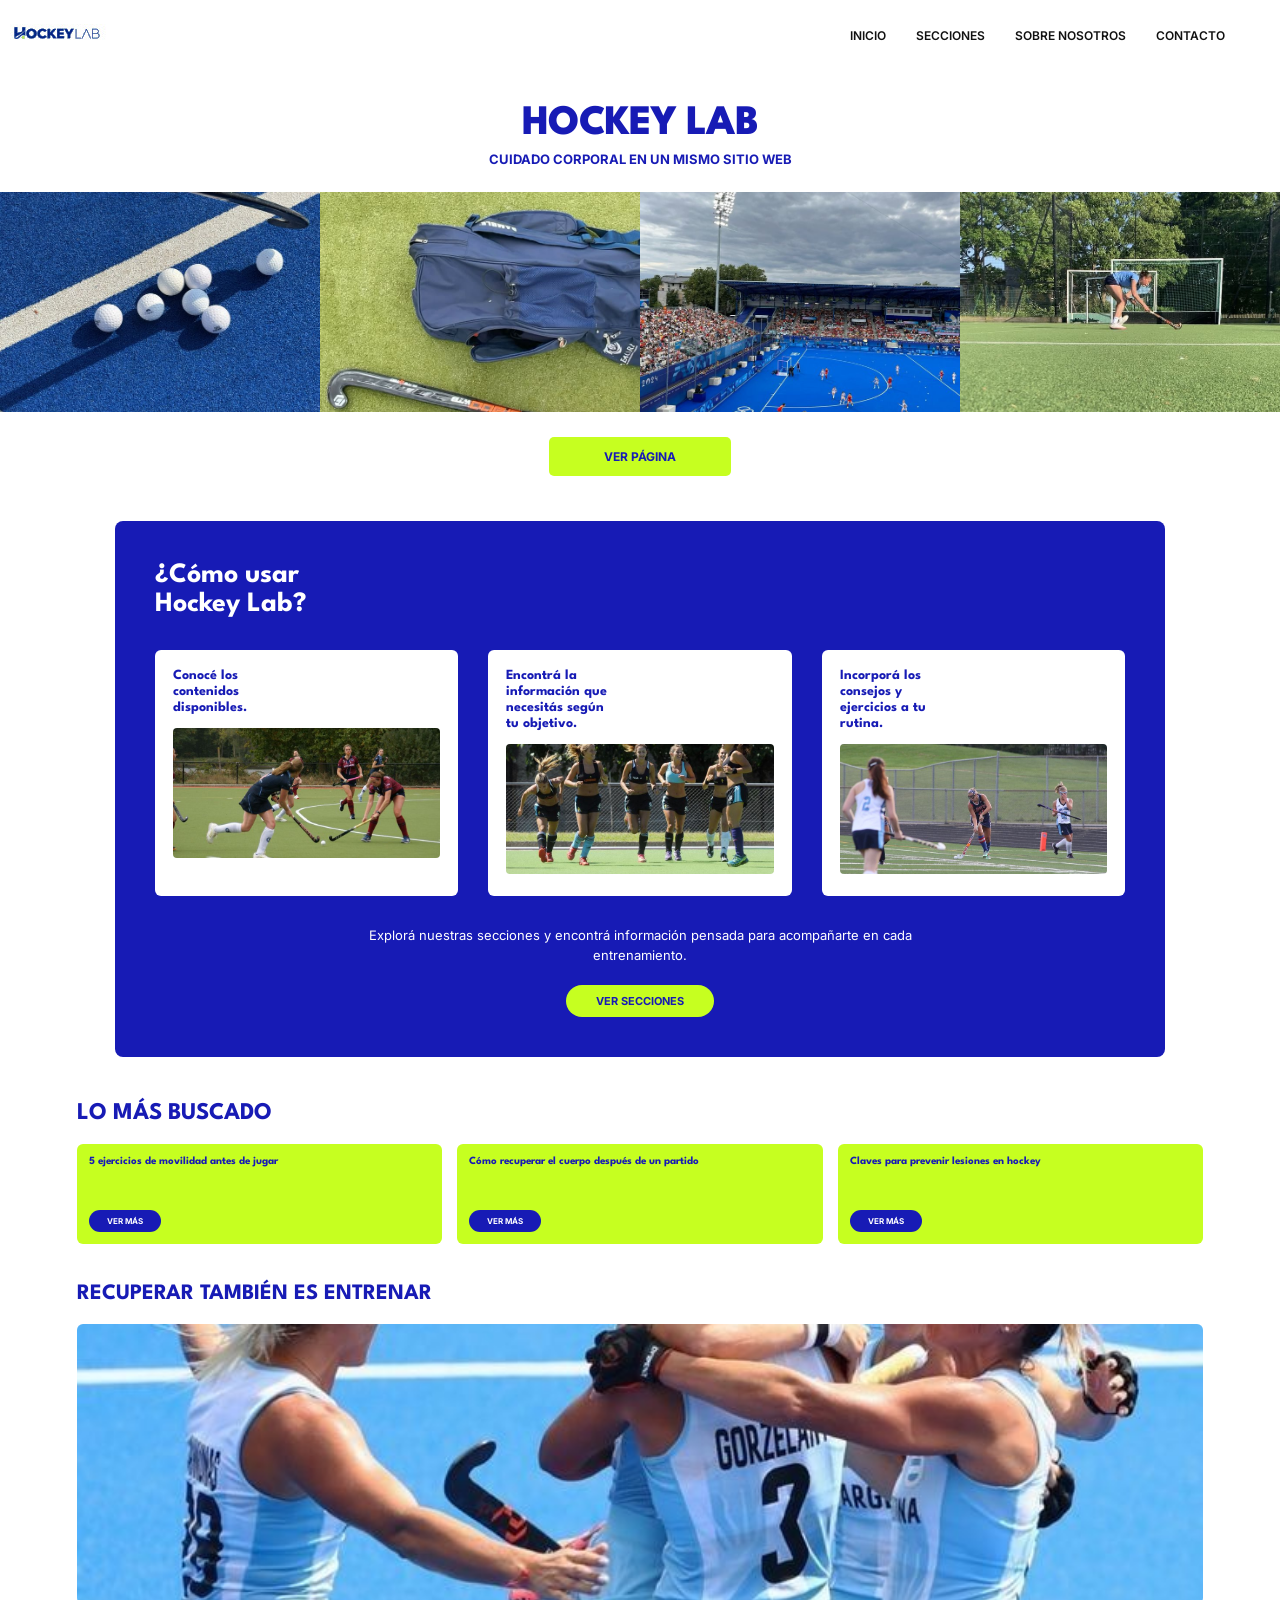
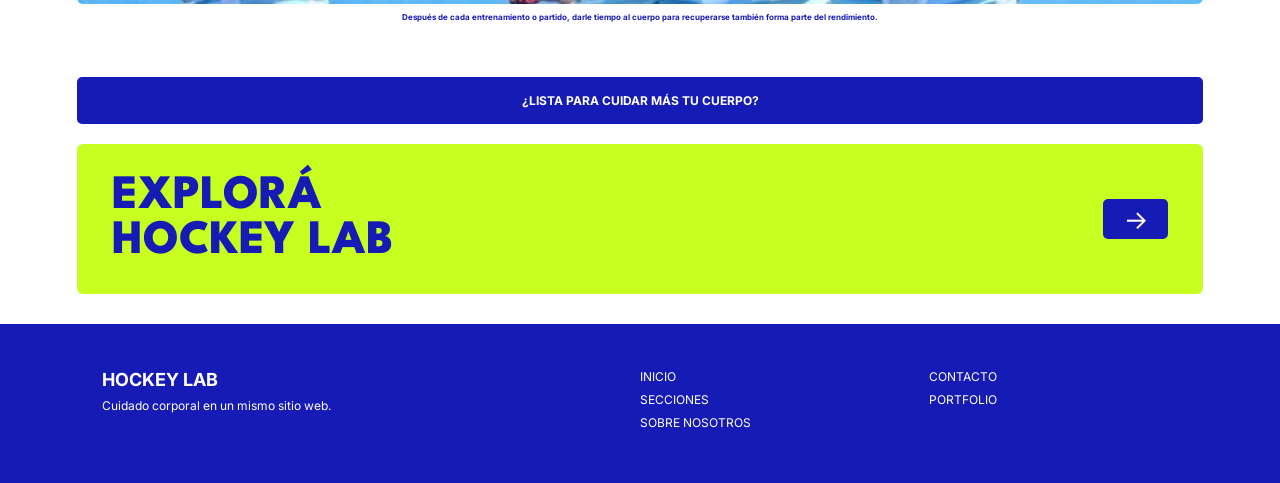
<file: index.html>
<!DOCTYPE html>
<html lang="es">

<head>
    <meta charset="UTF-8">
    <meta name="viewport" content="width=device-width, initial-scale=1.0">
    <link rel="stylesheet" href="css/stylesheet2.css">
    
<!-- Tipografías de Hockey Lab -->
<link rel="preconnect" href="https://fonts.googleapis.com">
<link rel="preconnect" href="https://fonts.gstatic.com" crossorigin>

<link href="https://fonts.googleapis.com/css2?family=Inter:wght@400;500;600;700&family=League+Spartan:wght@400;500;600;700;800&display=swap" rel="stylesheet">


    <title>Hockey Lab</title>
</head>

<body>


    <!-- HEADER -->

    <header>

        <div class="logo">
            <a href="../index.html">
                <img src="./img/logo_hockey_lab_2.jpg" alt="Hockey Lab">
            </a>
        </div>

        <nav>


            <a href="index.html">INICIO</a>

            <a href="pages/secciones.html">SECCIONES</a>

            <a href="pages/sobrenosotros.html">SOBRE NOSOTROS</a>

            <a href="pages/contacto.html">CONTACTO</a>

        </nav>

    </header>


    <!-- CONTENIDO -->

    <main>


        <!-- TÍTULO -->

        <section class="presentacion">

            <h1>HOCKEY LAB</h1>

            <p>
                CUIDADO CORPORAL EN UN MISMO SITIO WEB
            </p>

        </section>


        <!-- FOTOS -->

        <section class="fotos">

            <img src="img/descarga (1).jpg" alt="Jugadora de hockey">

            <img src="img/descarga (2).jpg" alt="Cancha de hockey">

            <img src="img/e63dce1b5345fad6a118fa439a42df0f.jpg" alt="Equipamiento de hockey">

            <img src="img/Drag 1.jpg" alt="Entrenamiento de hockey">

        </section>


        <!-- BOTÓN -->

        <section class="boton-principal">

            <a href="pages/secciones.html">
                VER PÁGINA
            </a>

        </section>


        <!-- CÓMO USAR -->

        <section class="como-usar">

            <h2>
                ¿Cómo usar<br>
                Hockey Lab?
            </h2>


            <div class="tarjetas">


                <div class="tarjeta">

                    <h3>
                        Conocé los<br>
                        contenidos<br>
                        disponibles.
                    </h3>

                    <img src="img/🏑🏑.jpg" alt="Contenidos">

                </div>


                <div class="tarjeta">

                    <h3>
                        Encontrá la<br>
                        información que<br>
                        necesitás según<br>
                        tu objetivo.
                    </h3>

                    <img src="img/correr.jpg" alt="Información">

                </div>


                <div class="tarjeta">

                    <h3>
                        Incorporá los<br>
                        consejos y<br>
                        ejercicios a tu<br>
                        rutina.
                    </h3>

                    <img src="img/descarga.jpg" alt="Ejercicios">

                </div>


            </div>


            <p class="descripcion">

                Explorá nuestras secciones y encontrá información pensada
                para acompañarte en cada entrenamiento.

            </p>


            <a href="pages/secciones.html" class="boton-secciones">
                VER SECCIONES
            </a>

        </section>

        <!-- LO MÁS BUSCADO -->

<section class="mas-buscado">

    <h2>LO MÁS BUSCADO</h2>

    <div class="articulos">

        <div class="articulo">

            <h3>
                5 ejercicios de
                movilidad antes
                de jugar
            </h3>

            <a href="pages/movilidad.html">
                VER MÁS
            </a>

        </div>


        <div class="articulo">

            <h3>
                Cómo recuperar
                el cuerpo después
                de un partido
            </h3>

            <a href="pages/recuperacion.html">
                VER MÁS
            </a>

        </div>


        <div class="articulo">

            <h3>
                Claves para
                prevenir lesiones
                en hockey
            </h3>

            <a href="pages/prevencion.html">
                VER MÁS
            </a>

        </div>

    </div>

</section>



<!-- RECUPERAR -->

<section class="recuperar">

    <h2>RECUPERAR TAMBIÉN ES ENTRENAR</h2>

    <img src="img/descarga (2).jpeg" alt="jugadoras">

    <p>
        Después de cada entrenamiento o partido,
        darle tiempo al cuerpo para recuperarse
        también forma parte del rendimiento.
    </p>

</section>



<!-- CTA -->

<section class="cuidar">

    <a href="pages/secciones.html">
        ¿LISTA PARA CUIDAR MÁS TU CUERPO?
    </a>

</section>



<!-- EXPLORÁ HOCKEY LAB -->

<section class="explora">

    <div class="explora-texto">

        <h2>
            EXPLORÁ<br>
            HOCKEY LAB
        </h2>

        <a href="pages/secciones.html">
            →
        </a>

    </div>

</section>



    <!-- FOOTER -->

    <footer>

        <div>

            <strong>HOCKEY LAB</strong>

            <p>
                Cuidado corporal en un mismo sitio web.
            </p>

        </div>


        <div>

            <a href="index.html">INICIO</a>

            <a href="pages/secciones.html">SECCIONES</a>

            <a href="pages/sobrenosotros.html">SOBRE NOSOTROS</a>

        </div>


        <div>

            <a href="pages/contacto.html">CONTACTO</a>
            <a href="pages/portfolio.html">PORTFOLIO</a>

        </div>

    </footer>


</body>

</html>
</file>
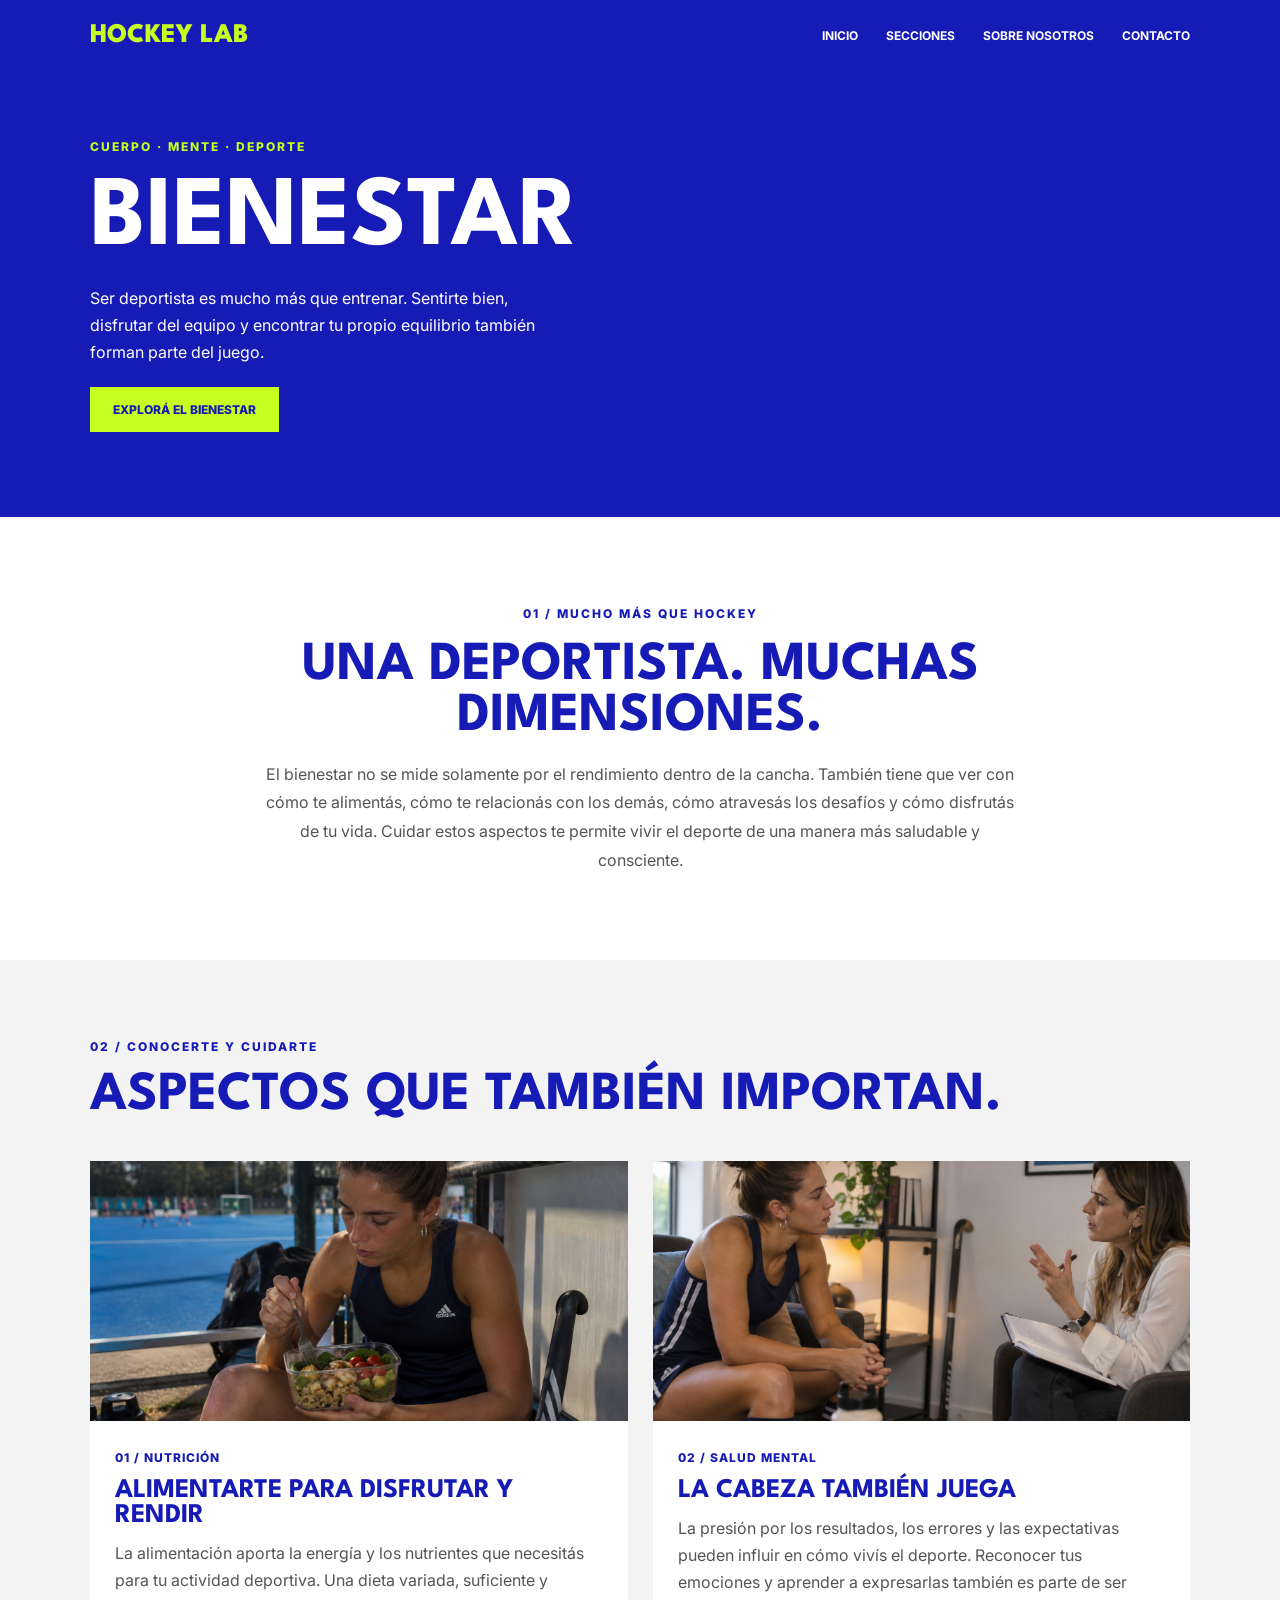
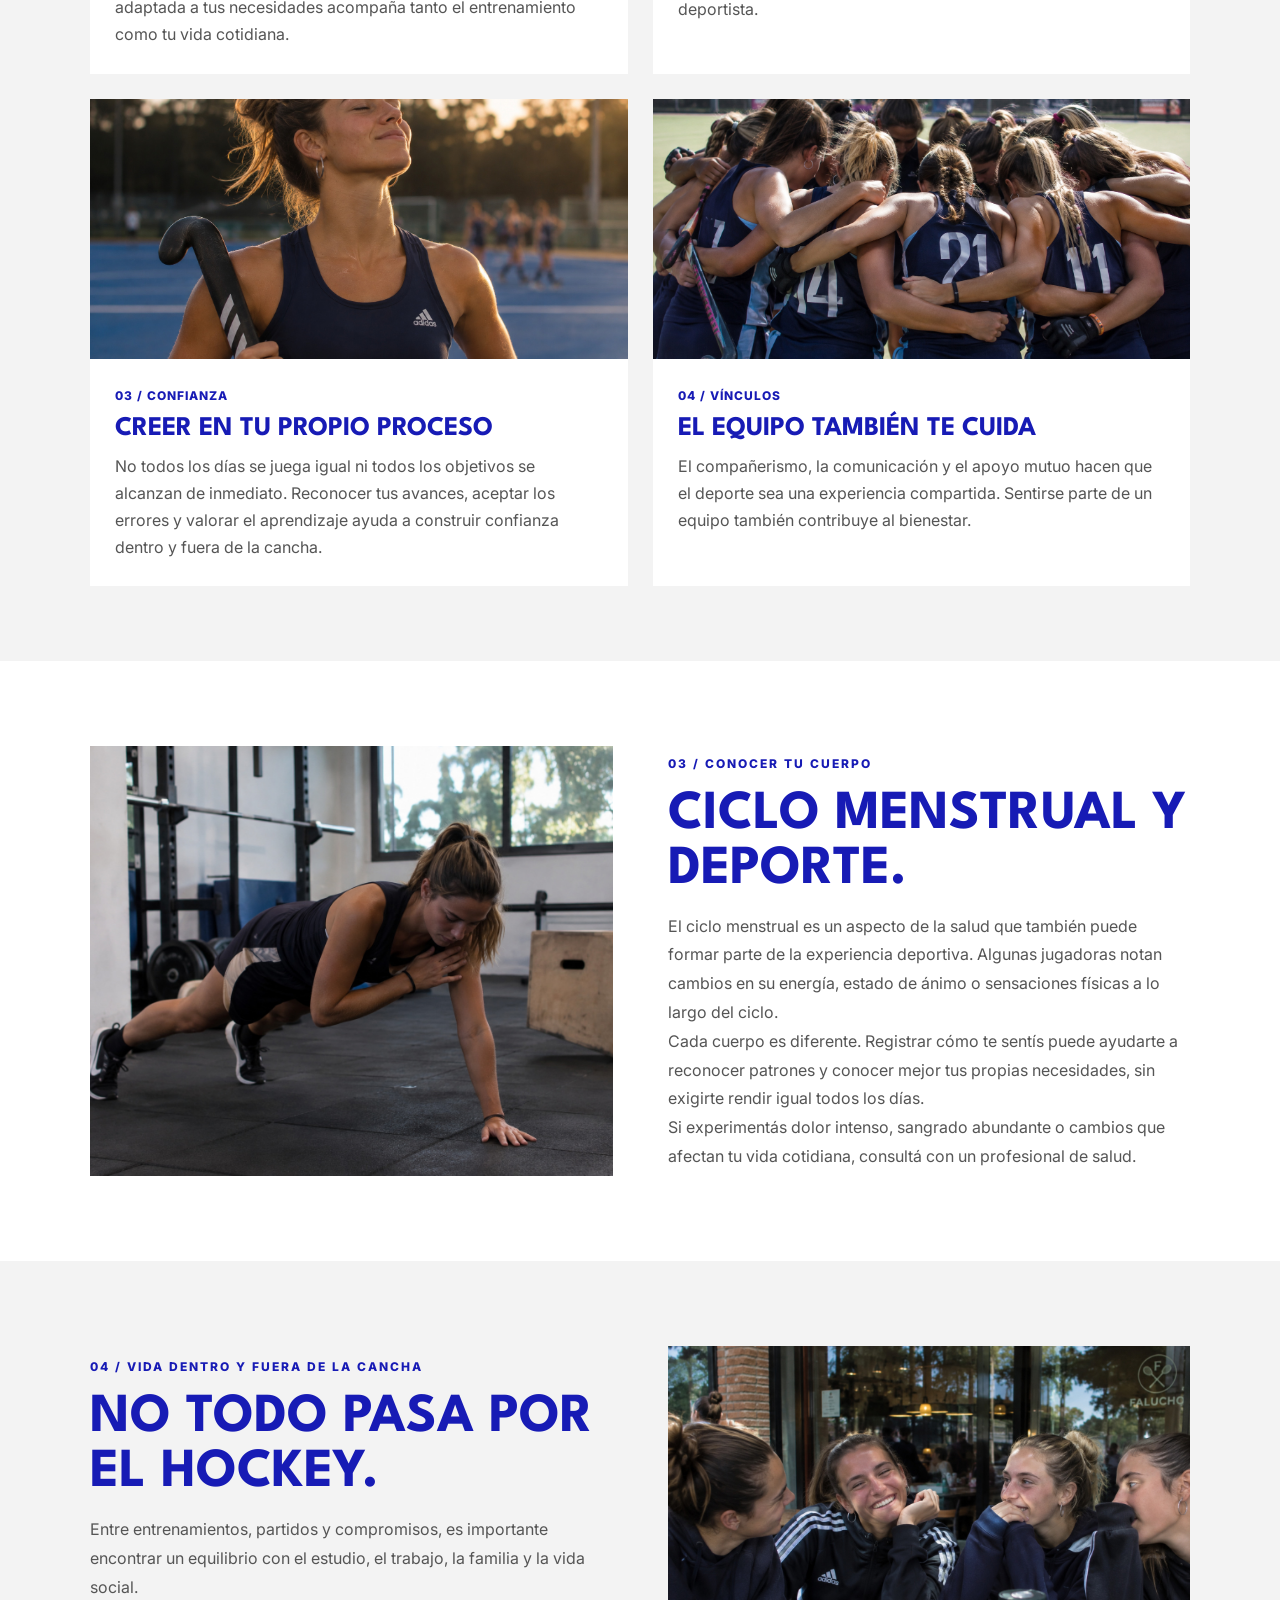
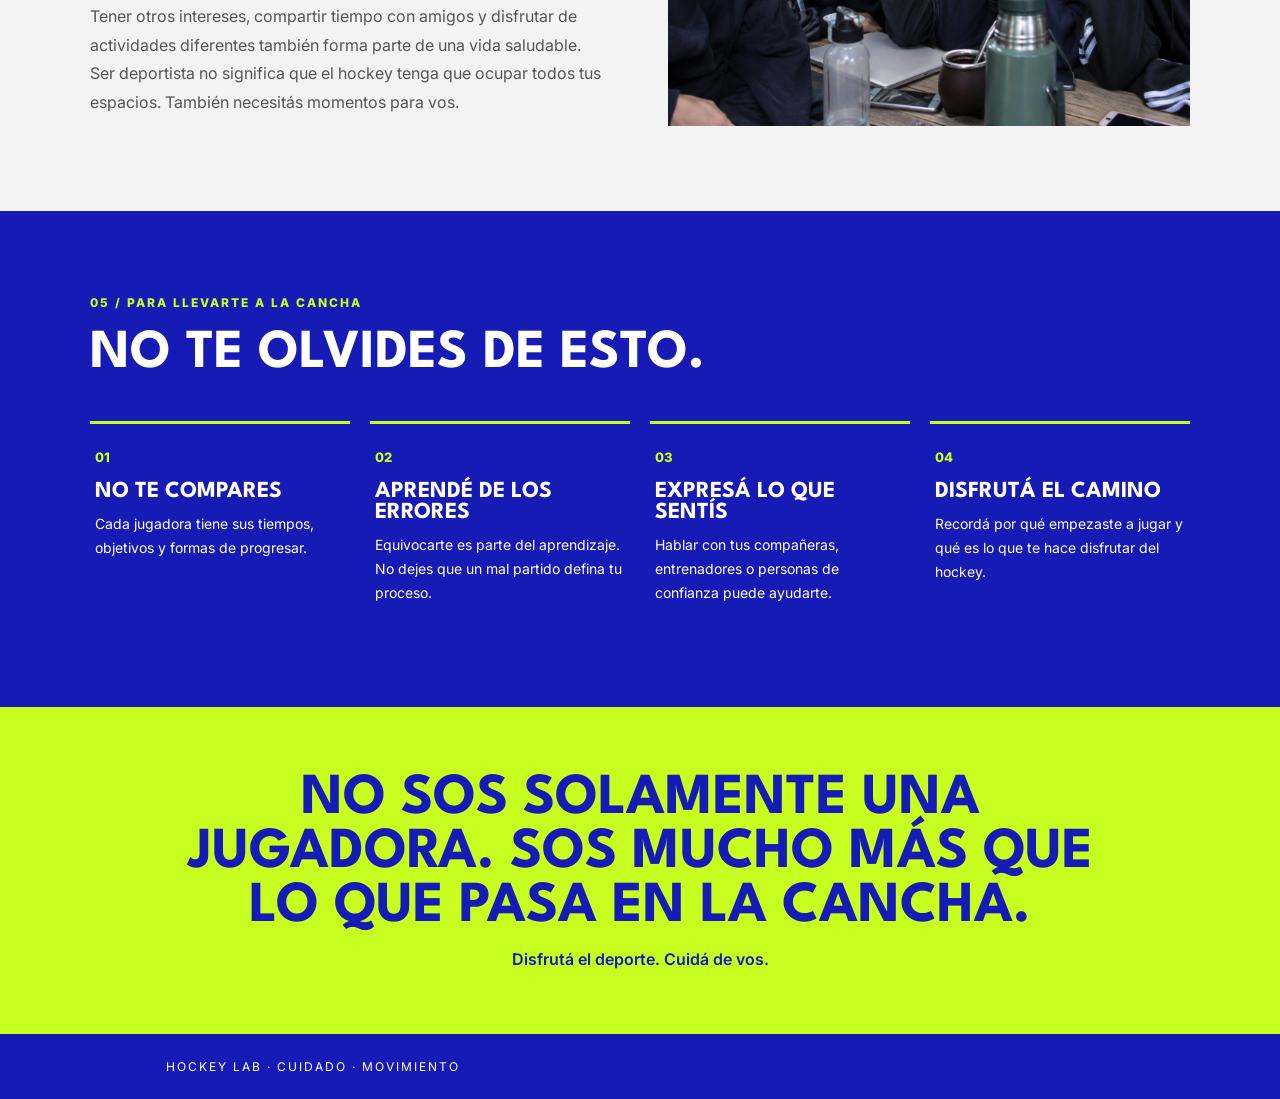
<file: pages/bienestar.html>
<!DOCTYPE html>
<html lang="es">
<head>
    <meta charset="UTF-8">
    <meta name="viewport" content="width=device-width, initial-scale=1.0">
    <title>Bienestar | Hockey Lab</title>

    <link rel="stylesheet" href="../css/stylesheet2.css">

    <link rel="preconnect" href="https://fonts.googleapis.com">
    <link rel="preconnect" href="https://fonts.gstatic.com" crossorigin>
    <link href="https://fonts.googleapis.com/css2?family=Inter:wght@400;500;600;700&family=League+Spartan:wght@500;600;700;800&display=swap" rel="stylesheet">
</head>

<body class="bienestar-page">

    <header class="bienestar-header">
        <a href="../index.html" class="bienestar-logo">HOCKEY LAB</a>

        <nav>
            <a href="../index.html">INICIO</a>
            <a href="secciones.html">SECCIONES</a>
            <a href="sobrenosotros.html">SOBRE NOSOTROS</a>
            <a href="contacto.html">CONTACTO</a>
        </nav>
    </header>

    <main>

        <!-- PORTADA -->
        <section class="bienestar-portada">
            <div class="bienestar-portada-texto">
                <span>CUERPO · MENTE · DEPORTE</span>
                <h1>BIENESTAR</h1>
                <p>
                    Ser deportista es mucho más que entrenar.
                    Sentirte bien, disfrutar del equipo y encontrar
                    tu propio equilibrio también forman parte del juego.
                </p>
                <a href="#bienestar-contenido" class="bienestar-boton">
                    EXPLORÁ EL BIENESTAR
                </a>
            </div>

        
        </section>

        <!-- INTRODUCCIÓN -->
        <section class="bienestar-intro">
            <span>01 / MUCHO MÁS QUE HOCKEY</span>
            <h2>UNA DEPORTISTA. MUCHAS DIMENSIONES.</h2>
            <p>
                El bienestar no se mide solamente por el rendimiento
                dentro de la cancha. También tiene que ver con cómo
                te alimentás, cómo te relacionás con los demás,
                cómo atravesás los desafíos y cómo disfrutás de tu vida.
                Cuidar estos aspectos te permite vivir el deporte
                de una manera más saludable y consciente.
            </p>
        </section>

        <!-- CONTENIDO PRINCIPAL -->
        <section class="bienestar-contenido" id="bienestar-contenido">

            <div class="bienestar-titulo">
                <span>02 / CONOCERTE Y CUIDARTE</span>
                <h2>ASPECTOS QUE TAMBIÉN IMPORTAN.</h2>
            </div>

            <div class="bienestar-grid">

                <article class="bienestar-card">
                    <img src="../img/Descanso deportivo con ensalada nutritiva.jpg" alt="Comida variada y nutritiva">
                    <div>
                        <span>01 / NUTRICIÓN</span>
                        <h3>ALIMENTARTE PARA DISFRUTAR Y RENDIR</h3>
                        <p>
                            La alimentación aporta la energía y los nutrientes
                            que necesitás para tu actividad deportiva.
                            Una dieta variada, suficiente y adaptada a tus
                            necesidades acompaña tanto el entrenamiento
                            como tu vida cotidiana.
                        </p>
                    </div>
                </article>

                <article class="bienestar-card">
                    <img src="../img/Conversación en la consulta deportiva.jpg" alt="Deportista concentrada">
                    <div>
                        <span>02 / SALUD MENTAL</span>
                        <h3>LA CABEZA TAMBIÉN JUEGA</h3>
                        <p>
                            La presión por los resultados, los errores
                            y las expectativas pueden influir en cómo
                            vivís el deporte. Reconocer tus emociones
                            y aprender a expresarlas también es parte
                            de ser deportista.
                        </p>
                    </div>
                </article>

                <article class="bienestar-card">
                    <img src="../img/Retrato atlético al atardecer.jpg" alt="Jugadora de hockey entrenando">
                    <div>
                        <span>03 / CONFIANZA</span>
                        <h3>CREER EN TU PROPIO PROCESO</h3>
                        <p>
                            No todos los días se juega igual ni todos
                            los objetivos se alcanzan de inmediato.
                            Reconocer tus avances, aceptar los errores
                            y valorar el aprendizaje ayuda a construir
                            confianza dentro y fuera de la cancha.
                        </p>
                    </div>
                </article>

                <article class="bienestar-card">
                    <img src="../img/Abrazo de equipo sobre el césped.jpg" alt="Equipo de hockey unido">
                    <div>
                        <span>04 / VÍNCULOS</span>
                        <h3>EL EQUIPO TAMBIÉN TE CUIDA</h3>
                        <p>
                            El compañerismo, la comunicación y el apoyo
                            mutuo hacen que el deporte sea una experiencia
                            compartida. Sentirse parte de un equipo también
                            contribuye al bienestar.
                        </p>
                    </div>
                </article>

            </div>
        </section>

        <!-- CICLO MENSTRUAL -->
        <section class="bienestar-ciclo">
            <div class="bienestar-ciclo-imagen">
                <img src="../img/Ejercicio de plancha en el gimnasio.jpg" alt="Deportista realizando actividad física">
            </div>

            <div class="bienestar-ciclo-texto">
                <span>03 / CONOCER TU CUERPO</span>
                <h2>CICLO MENSTRUAL Y DEPORTE.</h2>
                <p>
                    El ciclo menstrual es un aspecto de la salud
                    que también puede formar parte de la experiencia
                    deportiva. Algunas jugadoras notan cambios en
                    su energía, estado de ánimo o sensaciones físicas
                    a lo largo del ciclo.
                </p>
                <p>
                    Cada cuerpo es diferente. Registrar cómo te sentís
                    puede ayudarte a reconocer patrones y conocer mejor
                    tus propias necesidades, sin exigirte rendir igual
                    todos los días.
                </p>
                <p>
                    Si experimentás dolor intenso, sangrado abundante
                    o cambios que afectan tu vida cotidiana, consultá
                    con un profesional de salud.
                </p>
            </div>
        </section>

        <!-- EQUILIBRIO -->
        <section class="bienestar-equilibrio">
            <div class="bienestar-equilibrio-texto">
                <span>04 / VIDA DENTRO Y FUERA DE LA CANCHA</span>
                <h2>NO TODO PASA POR EL HOCKEY.</h2>
                <p>
                    Entre entrenamientos, partidos y compromisos,
                    es importante encontrar un equilibrio con el
                    estudio, el trabajo, la familia y la vida social.
                </p>
                <p>
                    Tener otros intereses, compartir tiempo con amigos
                    y disfrutar de actividades diferentes también
                    forma parte de una vida saludable.
                </p>
                <p>
                    Ser deportista no significa que el hockey tenga
                    que ocupar todos tus espacios. También necesitás
                    momentos para vos.
                </p>
            </div>

            <div class="bienestar-equilibrio-imagen">
                <img src="../img/Amigas riendo en el café.jpg" alt="Amigas compartiendo fuera de la cancha">
            </div>
        </section>

        <!-- CONSEJOS -->
        <section class="bienestar-consejos">
            <div class="bienestar-consejos-titulo">
                <span>05 / PARA LLEVARTE A LA CANCHA</span>
                <h2>NO TE OLVIDES DE ESTO.</h2>
            </div>

            <div class="bienestar-consejos-grid">

                <div class="bienestar-consejo">
                    <span>01</span>
                    <h3>NO TE COMPARES</h3>
                    <p>
                        Cada jugadora tiene sus tiempos, objetivos
                        y formas de progresar.
                    </p>
                </div>

                <div class="bienestar-consejo">
                    <span>02</span>
                    <h3>APRENDÉ DE LOS ERRORES</h3>
                    <p>
                        Equivocarte es parte del aprendizaje.
                        No dejes que un mal partido defina tu proceso.
                    </p>
                </div>

                <div class="bienestar-consejo">
                    <span>03</span>
                    <h3>EXPRESÁ LO QUE SENTÍS</h3>
                    <p>
                        Hablar con tus compañeras, entrenadores
                        o personas de confianza puede ayudarte.
                    </p>
                </div>

                <div class="bienestar-consejo">
                    <span>04</span>
                    <h3>DISFRUTÁ EL CAMINO</h3>
                    <p>
                        Recordá por qué empezaste a jugar
                        y qué es lo que te hace disfrutar del hockey.
                    </p>
                </div>

            </div>
        </section>

        <!-- CIERRE -->
        <section class="bienestar-final">
            <h2>NO SOS SOLAMENTE UNA JUGADORA. SOS MUCHO MÁS QUE LO QUE PASA EN LA CANCHA.</h2>
            <p>Disfrutá el deporte. Cuidá de vos.</p>
        </section>

    </main>

    <footer class="bienestar-footer">
        HOCKEY LAB · CUIDADO · MOVIMIENTO
    </footer>

</body>
</html>
</file>
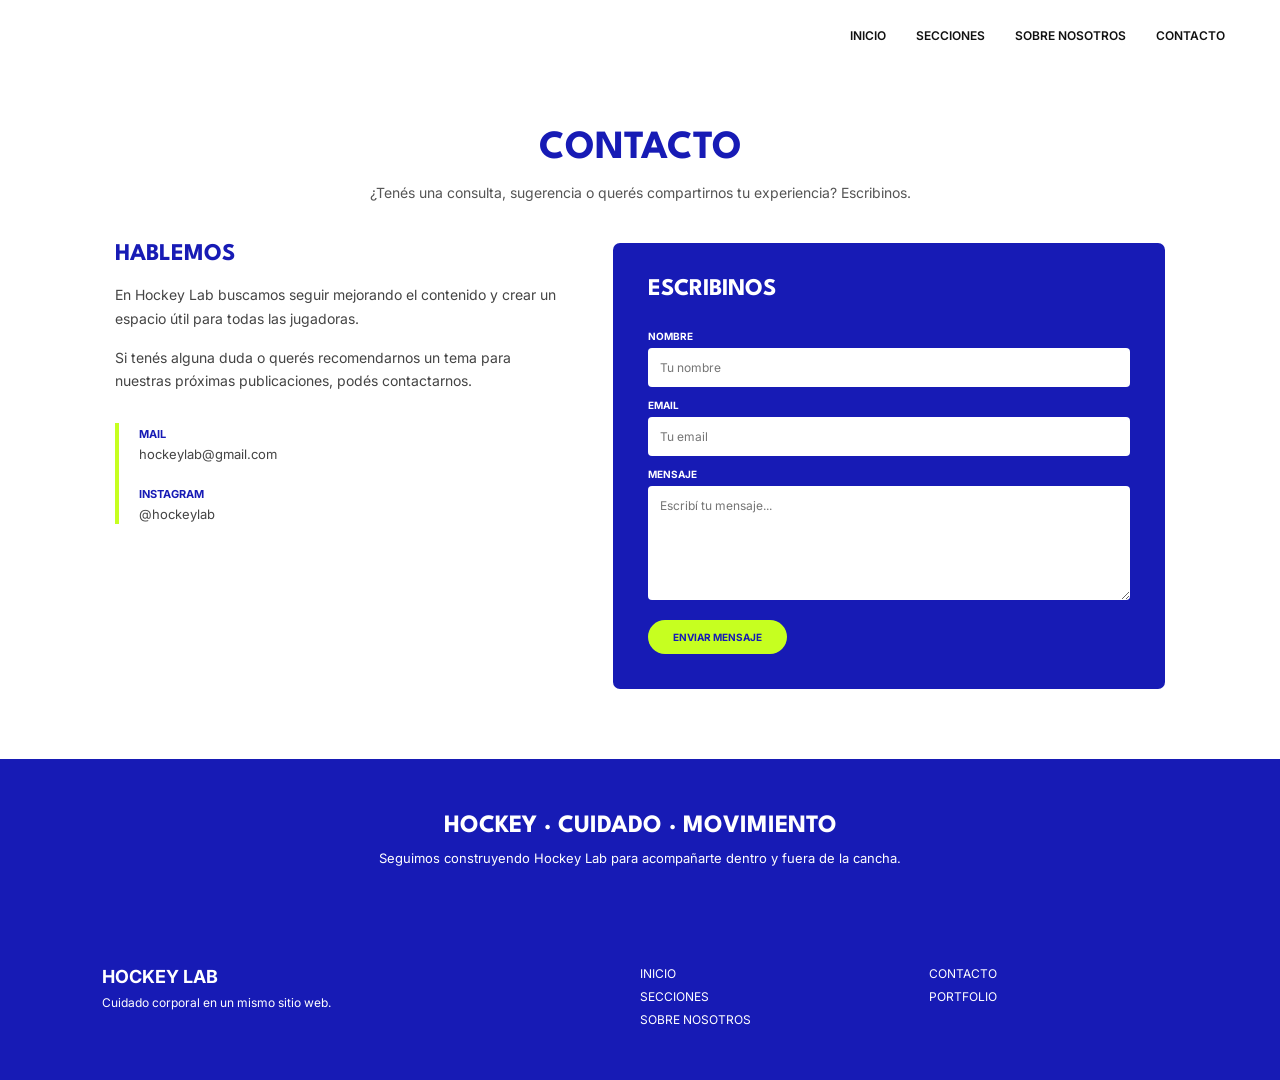
<file: pages/contacto.html>
<!DOCTYPE html>
<html lang="es">

<head>

    <meta charset="UTF-8">

    <meta name="viewport" content="width=device-width, initial-scale=1.0">

    <link rel="stylesheet" href="../css/stylesheet2.css">
    <link rel="preconnect" href="https://fonts.googleapis.com">
    <link rel="preconnect" href="https://fonts.gstatic.com" crossorigin>
    <link href="https://fonts.googleapis.com/css2?family=Inter:wght@400;500;600;700&family=League+Spartan:wght@400;500;600;700;800&display=swap" rel="stylesheet">


    <title>Contacto | Hockey Lab</title>

</head>

<body>

    <header>

        <div class="logo">

            <a href="../index.html">
                HL
            </a>

        </div>

        <nav>

            <a href="../index.html">
                INICIO
            </a>

            <a href="secciones.html">
                SECCIONES
            </a>

            <a href="sobrenosotros.html">
                SOBRE NOSOTROS
            </a>

            <a href="contacto.html">
                CONTACTO
            </a>

        </nav>

    </header>


    <main>

        <section class="contacto-titulo">

            <h1>
                CONTACTO
            </h1>

            <p>
                ¿Tenés una consulta, sugerencia o querés compartirnos
                tu experiencia? Escribinos.
            </p>

        </section>


        <section class="contacto-contenido">

            <div class="contacto-info">

                <h2>
                    HABLEMOS
                </h2>

                <p>
                    En Hockey Lab buscamos seguir mejorando el contenido
                    y crear un espacio útil para todas las jugadoras.
                </p>

                <p>
                    Si tenés alguna duda o querés recomendarnos un tema
                    para nuestras próximas publicaciones, podés
                    contactarnos.
                </p>

                <div class="datos-contacto">

                    <p>
                        <strong>MAIL</strong><br>
                        hockeylab@gmail.com
                    </p>

                    <p>
                        <strong>INSTAGRAM</strong><br>
                        @hockeylab
                    </p>

                </div>

            </div>


            <div class="formulario">

                <h2>
                    ESCRIBINOS
                </h2>

                <form>

                    <label for="nombre">
                        NOMBRE
                    </label>

                    <input
                        type="text"
                        id="nombre"
                        name="nombre"
                        placeholder="Tu nombre"
                    >


                    <label for="email">
                        EMAIL
                    </label>

                    <input
                        type="email"
                        id="email"
                        name="email"
                        placeholder="Tu email"
                    >


                    <label for="mensaje">
                        MENSAJE
                    </label>

                    <textarea
                        id="mensaje"
                        name="mensaje"
                        rows="6"
                        placeholder="Escribí tu mensaje..."
                    ></textarea>


                    <button type="submit">
                        ENVIAR MENSAJE
                    </button>

                </form>

            </div>

        </section>


        <section class="contacto-final">

            <h2>
                HOCKEY · CUIDADO · MOVIMIENTO
            </h2>

            <p>
                Seguimos construyendo Hockey Lab para acompañarte
                dentro y fuera de la cancha.
            </p>

        </section>

    </main>


    <footer>

        <div>

            <strong>
                HOCKEY LAB
            </strong>

            <p>
                Cuidado corporal en un mismo sitio web.
            </p>

        </div>

        <div>

            <a href="../index.html">
                INICIO
            </a>

            <a href="secciones.html">
                SECCIONES
            </a>

            <a href="sobrenosotros.html">
                SOBRE NOSOTROS
            </a>

        </div>

        <div>

            <a href="contacto.html">
                CONTACTO
            </a>

            <a href="portfolio.html">
                PORTFOLIO
            </a>

        </div>

    </footer>

</body>

</html>
</file>
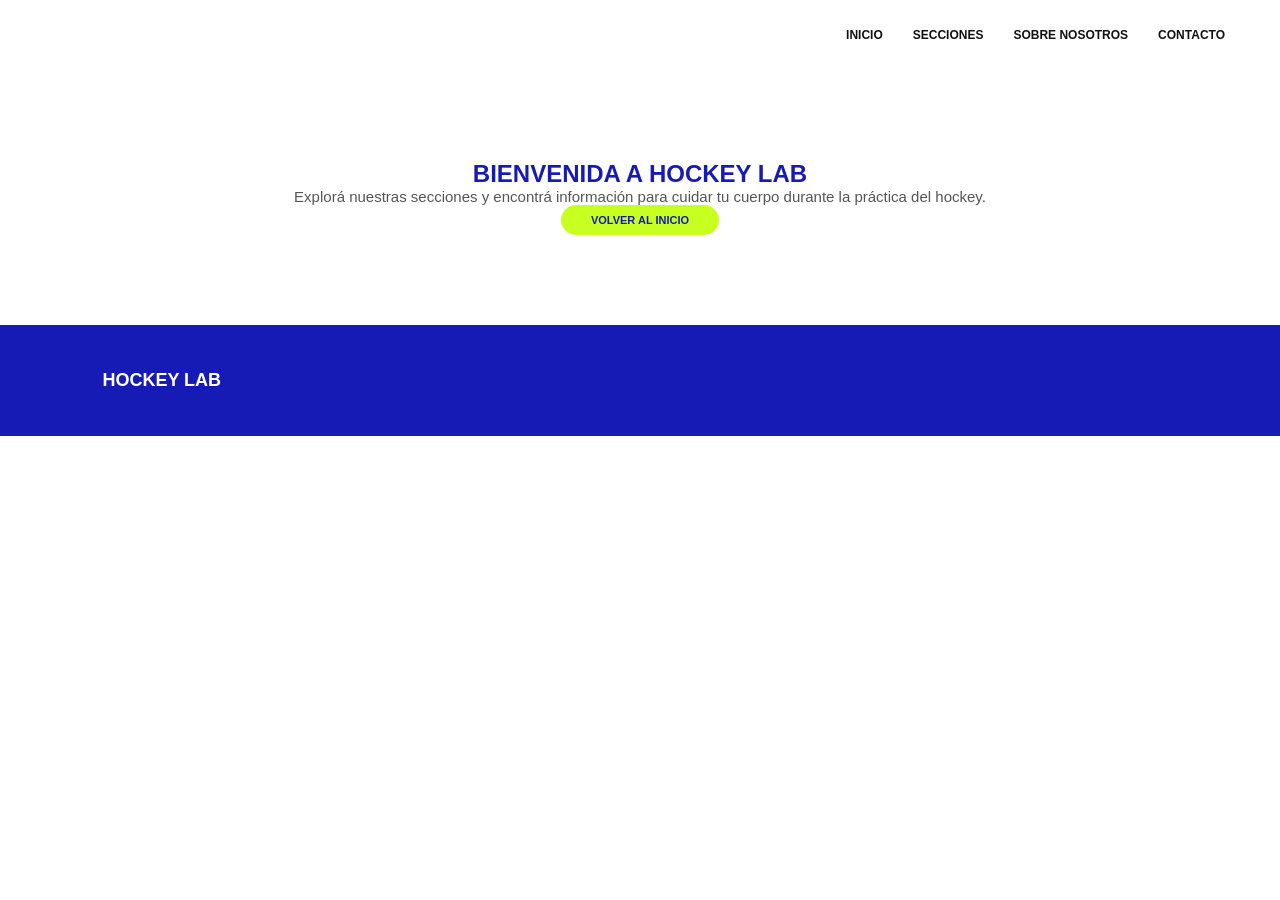
<file: pages/inicio.html>
<!DOCTYPE html>
<html lang="es">

<head>
    <meta charset="UTF-8">
    <meta name="viewport" content="width=device-width, initial-scale=1.0">
    <link rel="stylesheet" href="../css/stylesheet2.css">

    <title>Hockey Lab</title>
</head>

<body>

    <header>

        <div class="logo">
            <a href="../index.html">HL</a>
        </div>

        <nav>

            <a href="../index.html">INICIO</a>

            <a href="secciones.html">SECCIONES</a>

            <a href="sobrenosotros.html">SOBRE NOSOTROS</a>

            <a href="contacto.html">CONTACTO</a>

        </nav>

    </header>


    <main>

        <section class="siguiente">

            <h1>BIENVENIDA A HOCKEY LAB</h1>

            <p>
                Explorá nuestras secciones y encontrá información
                para cuidar tu cuerpo durante la práctica del hockey.
            </p>

            <a href="../index.html" class="boton-secciones">
                VOLVER AL INICIO
            </a>

        </section>

    </main>


    <footer>

        <strong>HOCKEY LAB</strong>

    </footer>

</body>

</html>
</file>
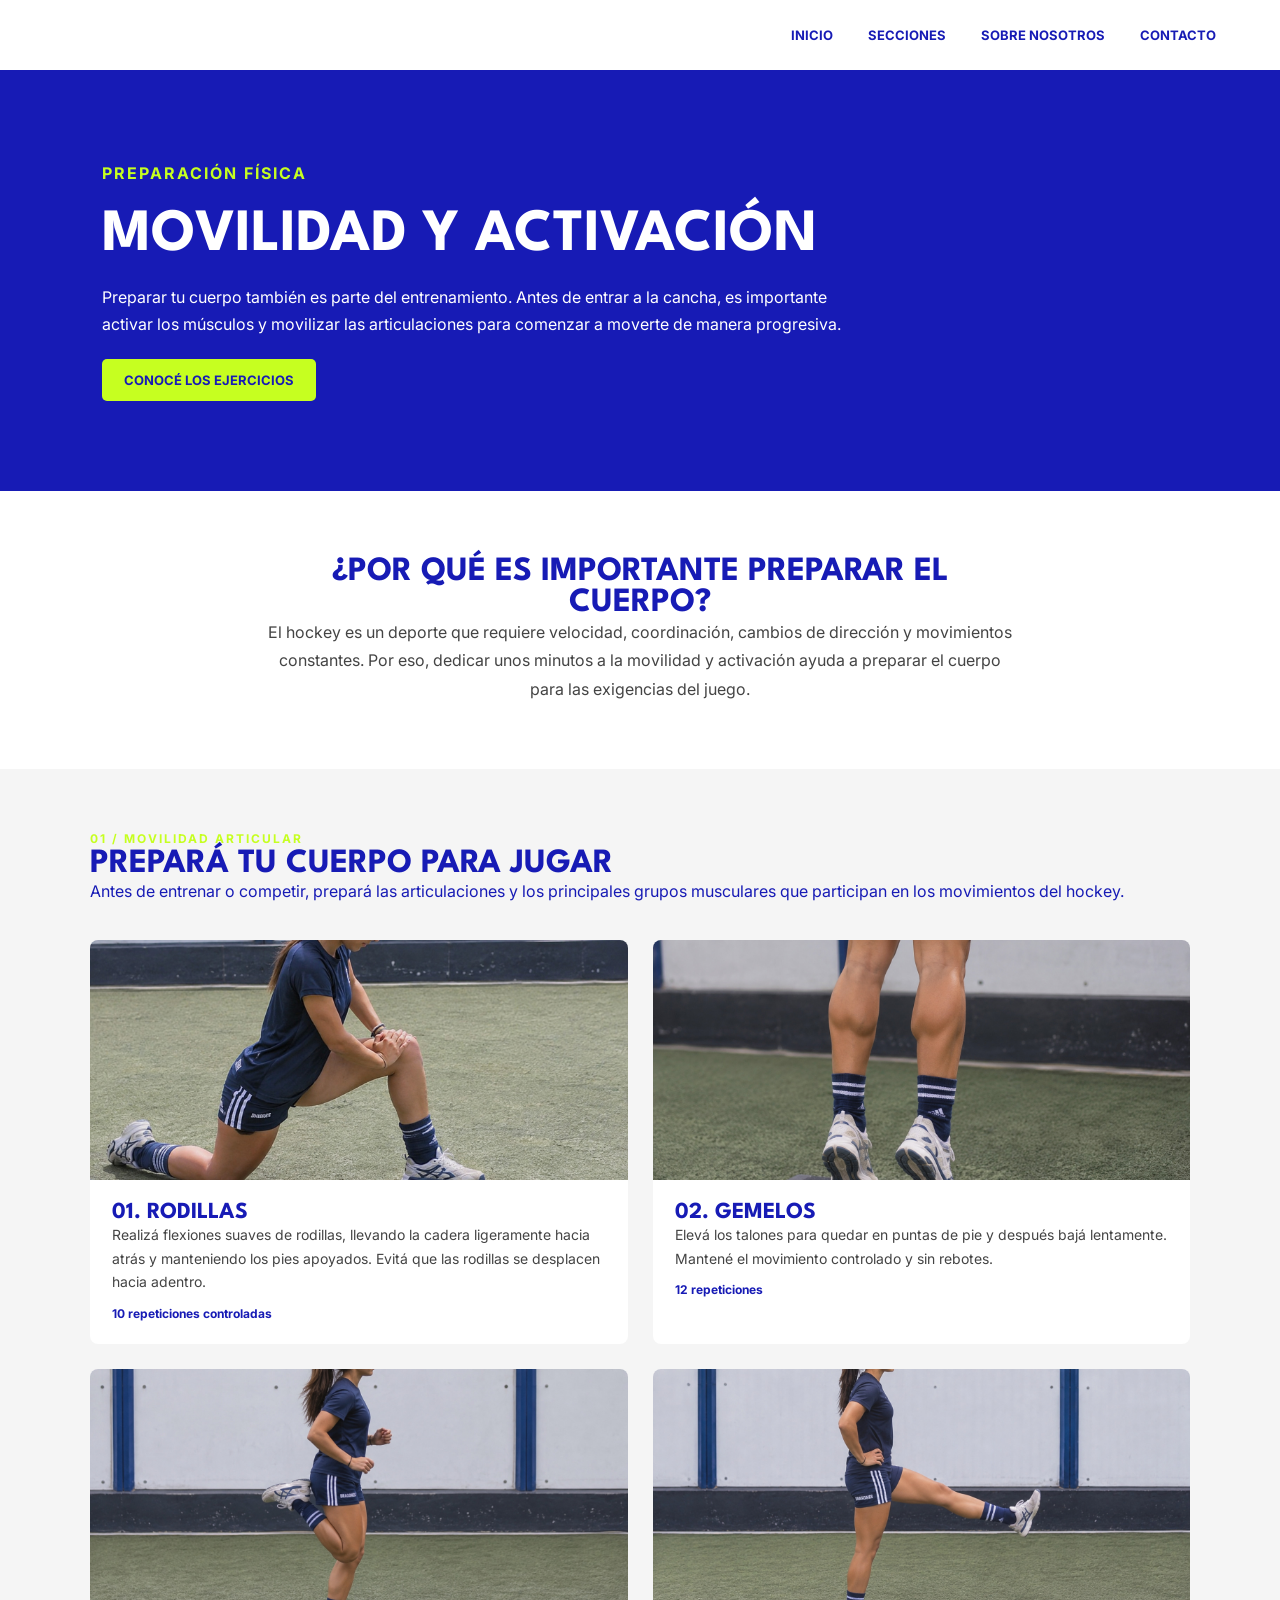
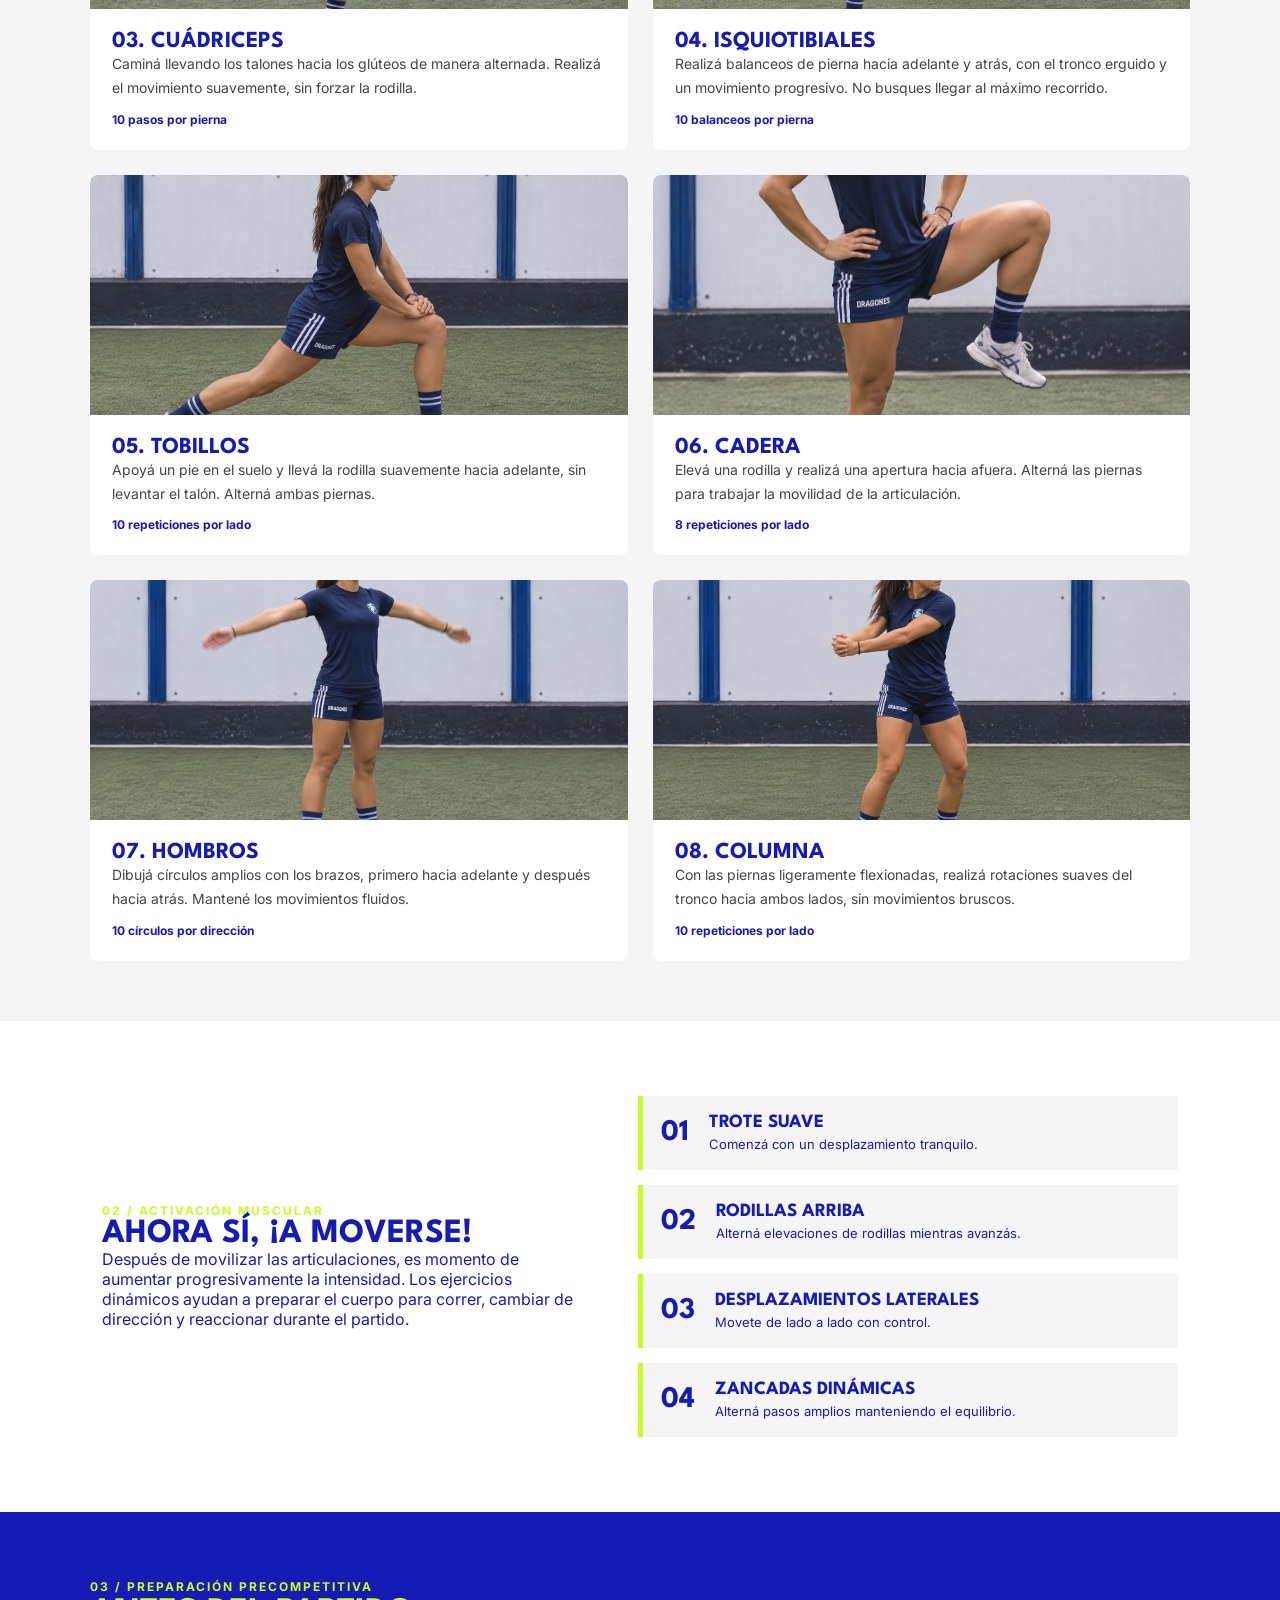
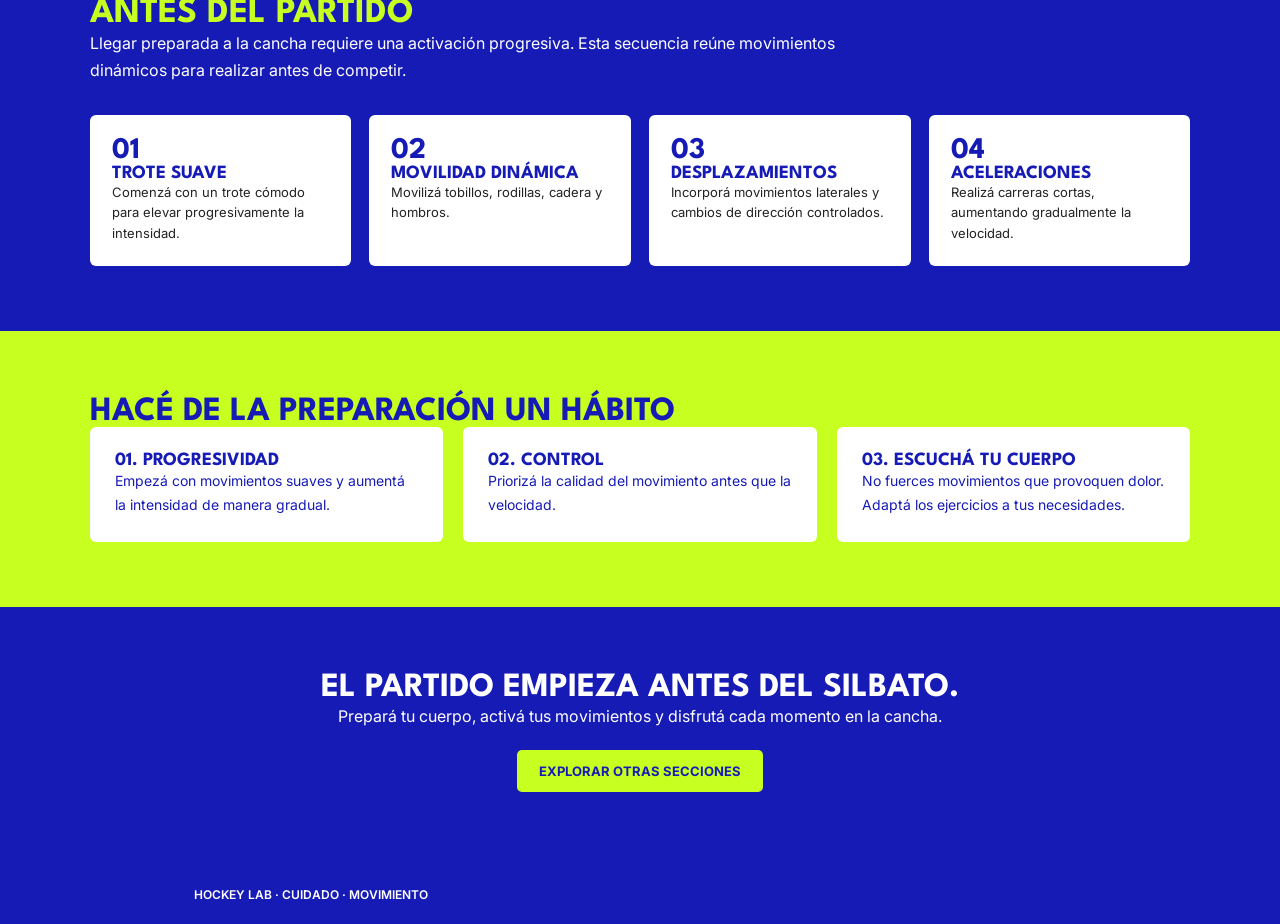
<file: pages/movilidad.html>
<!DOCTYPE html>
<html lang="es">

<head>
    <meta charset="UTF-8">
    <meta name="viewport" content="width=device-width, initial-scale=1.0">

    <link rel="stylesheet" href="../css/stylesheet2.css">

    <!-- TIPOGRAFIAS -->
    <link rel="preconnect" href="https://fonts.googleapis.com">
    <link rel="preconnect" href="https://fonts.gstatic.com" crossorigin>

    <link href="https://fonts.googleapis.com/css2?family=Inter:wght@400;500;600;700&family=League+Spartan:wght@400;500;600;700;800&display=swap" rel="stylesheet">

    <title>Movilidad y Activación | Hockey Lab</title>
</head>

<body>

    <!-- ENCABEZADO -->
    <header class="movilidad-header">

        <nav>
            <a href="../index.html">INICIO</a>
            <a href="secciones.html">SECCIONES</a>
            <a href="sobrenosotros.html">SOBRE NOSOTROS</a>
            <a href="contacto.html">CONTACTO</a>
        </nav>

    </header>


    <main class="movilidad-page">

        <!-- PORTADA -->
        <section class="movilidad-portada">

            <div class="movilidad-portada-texto">

                <p class="etiqueta-movilidad">
                    PREPARACIÓN FÍSICA
                </p>

                <h1>MOVILIDAD Y ACTIVACIÓN</h1>

                <p>
                    Preparar tu cuerpo también es parte del entrenamiento.
                    Antes de entrar a la cancha, es importante activar los
                    músculos y movilizar las articulaciones para comenzar
                    a moverte de manera progresiva.
                </p>

                <a href="#ejercicios" class="boton-movilidad">
                    CONOCÉ LOS EJERCICIOS
                </a>

            </div>

        </section>


        <!-- INTRODUCCIÓN -->
        <section class="movilidad-intro">

            <h2>¿POR QUÉ ES IMPORTANTE PREPARAR EL CUERPO?</h2>

            <p>
                El hockey es un deporte que requiere velocidad, coordinación,
                cambios de dirección y movimientos constantes. Por eso,
                dedicar unos minutos a la movilidad y activación ayuda a
                preparar el cuerpo para las exigencias del juego.
            </p>

        </section>


        <!-- EJERCICIOS DE MOVILIDAD -->
        <section class="movilidad-ejercicios" id="ejercicios">

            <div class="movilidad-titulo">

                <p class="etiqueta-movilidad">
                    01 / MOVILIDAD ARTICULAR
                </p>

                <h2>PREPARÁ TU CUERPO PARA JUGAR</h2>

                <p>
                    Antes de entrenar o competir, prepará las articulaciones
                    y los principales grupos musculares que participan en
                    los movimientos del hockey.
                </p>

            </div>


            <div class="movilidad-grid">

                <!-- RODILLAS -->
                <article class="movilidad-card">

                    <img src="../img/movilidad de rodilla.jpg.jpg"
                         alt="Ejercicio de movilidad de rodillas">

                    <div class="movilidad-card-texto">

                        <h3>01. RODILLAS</h3>

                        <p>
                            Realizá flexiones suaves de rodillas, llevando
                            la cadera ligeramente hacia atrás y manteniendo
                            los pies apoyados. Evitá que las rodillas se
                            desplacen hacia adentro.
                        </p>

                        <span>10 repeticiones controladas</span>

                    </div>

                </article>


                <!-- GEMELOS -->
                <article class="movilidad-card">

                    <img src="../img/gemelos.jpg.jpg"
                         alt="Ejercicio de movilidad de gemelos">

                    <div class="movilidad-card-texto">

                        <h3>02. GEMELOS</h3>

                        <p>
                            Elevá los talones para quedar en puntas de pie
                            y después bajá lentamente. Mantené el movimiento
                            controlado y sin rebotes.
                        </p>

                        <span>12 repeticiones</span>

                    </div>

                </article>


                <!-- CUÁDRICEPS -->
                <article class="movilidad-card">

                    <img src="../img/gluteos.jpg.jpg"
                         alt="Ejercicio dinámico para cuádriceps">

                    <div class="movilidad-card-texto">

                        <h3>03. CUÁDRICEPS</h3>

                        <p>
                            Caminá llevando los talones hacia los glúteos
                            de manera alternada. Realizá el movimiento
                            suavemente, sin forzar la rodilla.
                        </p>

                        <span>10 pasos por pierna</span>

                    </div>

                </article>


                <!-- ISQUIOTIBIALES -->
                <article class="movilidad-card">

                    <img src="../img/isquios.jpg.jpg"
                         alt="Ejercicio dinámico para isquiotibiales">

                    <div class="movilidad-card-texto">

                        <h3>04. ISQUIOTIBIALES</h3>

                        <p>
                            Realizá balanceos de pierna hacia adelante
                            y atrás, con el tronco erguido y un movimiento
                            progresivo. No busques llegar al máximo recorrido.
                        </p>

                        <span>10 balanceos por pierna</span>

                    </div>

                </article>


                <!-- TOBILLOS -->
                <article class="movilidad-card">

                    <img src="../img/movilidad de tobillo.jpg.jpg"
                         alt="Ejercicio de movilidad de tobillos">

                    <div class="movilidad-card-texto">

                        <h3>05. TOBILLOS</h3>

                        <p>
                            Apoyá un pie en el suelo y llevá la rodilla
                            suavemente hacia adelante, sin levantar el talón.
                            Alterná ambas piernas.
                        </p>

                        <span>10 repeticiones por lado</span>

                    </div>

                </article>


                <!-- CADERA -->
                <article class="movilidad-card">

                    <img src="../img/movilidad de cadera.jpg.jpg"
                         alt="Ejercicio de movilidad de cadera">

                    <div class="movilidad-card-texto">

                        <h3>06. CADERA</h3>

                        <p>
                            Elevá una rodilla y realizá una apertura
                            hacia afuera. Alterná las piernas para trabajar
                            la movilidad de la articulación.
                        </p>

                        <span>8 repeticiones por lado</span>

                    </div>

                </article>


                <!-- HOMBROS -->
                <article class="movilidad-card">

                    <img src="../img/movilidad de hombros.jpg.jpg"
                         alt="Ejercicio de movilidad de hombros">

                    <div class="movilidad-card-texto">

                        <h3>07. HOMBROS</h3>

                        <p>
                            Dibujá círculos amplios con los brazos,
                            primero hacia adelante y después hacia atrás.
                            Mantené los movimientos fluidos.
                        </p>

                        <span>10 círculos por dirección</span>

                    </div>

                </article>


                <!-- COLUMNA -->
                <article class="movilidad-card">

                    <img src="../img/movilidad de columna.jpg.jpg"
                         alt="Ejercicio de movilidad de columna">

                    <div class="movilidad-card-texto">

                        <h3>08. COLUMNA</h3>

                        <p>
                            Con las piernas ligeramente flexionadas,
                            realizá rotaciones suaves del tronco hacia
                            ambos lados, sin movimientos bruscos.
                        </p>

                        <span>10 repeticiones por lado</span>

                    </div>

                </article>

            </div>

        </section>


        <!-- ACTIVACIÓN MUSCULAR -->
        <section class="movilidad-activacion">

            <div class="activacion-texto">

                <p class="etiqueta-movilidad">
                    02 / ACTIVACIÓN MUSCULAR
                </p>

                <h2>AHORA SÍ, ¡A MOVERSE!</h2>

                <p>
                    Después de movilizar las articulaciones, es momento
                    de aumentar progresivamente la intensidad.
                    Los ejercicios dinámicos ayudan a preparar el cuerpo
                    para correr, cambiar de dirección y reaccionar
                    durante el partido.
                </p>

            </div>


            <div class="activacion-lista">

                <div class="activacion-item">

                    <span>01</span>

                    <div>
                        <h3>TROTE SUAVE</h3>
                        <p>
                            Comenzá con un desplazamiento tranquilo.
                        </p>
                    </div>

                </div>


                <div class="activacion-item">

                    <span>02</span>

                    <div>
                        <h3>RODILLAS ARRIBA</h3>
                        <p>
                            Alterná elevaciones de rodillas mientras avanzás.
                        </p>
                    </div>

                </div>


                <div class="activacion-item">

                    <span>03</span>

                    <div>
                        <h3>DESPLAZAMIENTOS LATERALES</h3>
                        <p>
                            Movete de lado a lado con control.
                        </p>
                    </div>

                </div>


                <div class="activacion-item">

                    <span>04</span>

                    <div>
                        <h3>ZANCADAS DINÁMICAS</h3>
                        <p>
                            Alterná pasos amplios manteniendo el equilibrio.
                        </p>
                    </div>

                </div>

            </div>

        </section>


        <!-- RUTINA PREPARTIDO -->
        <section class="movilidad-prepartido">

            <p class="etiqueta-movilidad">
                03 / PREPARACIÓN PRECOMPETITIVA
            </p>

            <h2>ANTES DEL PARTIDO</h2>

            <p>
                Llegar preparada a la cancha requiere una activación
                progresiva. Esta secuencia reúne movimientos dinámicos
                para realizar antes de competir.
            </p>


            <div class="prepartido-grid">

                <div class="prepartido-item">

                    <span>01</span>

                    <h3>TROTE SUAVE</h3>

                    <p>
                        Comenzá con un trote cómodo para elevar
                        progresivamente la intensidad.
                    </p>

                </div>


                <div class="prepartido-item">

                    <span>02</span>

                    <h3>MOVILIDAD DINÁMICA</h3>

                    <p>
                        Movilizá tobillos, rodillas, cadera y hombros.
                    </p>

                </div>


                <div class="prepartido-item">

                    <span>03</span>

                    <h3>DESPLAZAMIENTOS</h3>

                    <p>
                        Incorporá movimientos laterales y cambios
                        de dirección controlados.
                    </p>

                </div>


                <div class="prepartido-item">

                    <span>04</span>

                    <h3>ACELERACIONES</h3>

                    <p>
                        Realizá carreras cortas, aumentando
                        gradualmente la velocidad.
                    </p>

                </div>

            </div>

        </section>


        <!-- CONSEJOS -->
        <section class="movilidad-consejos">

            <h2>HACÉ DE LA PREPARACIÓN UN HÁBITO</h2>

            <div class="consejos-grid">

                <div class="consejo">

                    <h3>01. PROGRESIVIDAD</h3>

                    <p>
                        Empezá con movimientos suaves y aumentá
                        la intensidad de manera gradual.
                    </p>

                </div>


                <div class="consejo">

                    <h3>02. CONTROL</h3>

                    <p>
                        Priorizá la calidad del movimiento
                        antes que la velocidad.
                    </p>

                </div>


                <div class="consejo">

                    <h3>03. ESCUCHÁ TU CUERPO</h3>

                    <p>
                        No fuerces movimientos que provoquen dolor.
                        Adaptá los ejercicios a tus necesidades.
                    </p>

                </div>

            </div>

        </section>


        <!-- CIERRE -->
        <section class="movilidad-final">

            <h2>EL PARTIDO EMPIEZA ANTES DEL SILBATO.</h2>

            <p>
                Prepará tu cuerpo, activá tus movimientos
                y disfrutá cada momento en la cancha.
            </p>

            <a href="secciones.html" class="boton-movilidad">
                EXPLORAR OTRAS SECCIONES
            </a>

        </section>

    </main>


    <!-- FOOTER -->
    <footer class="movilidad-footer">

        <p>HOCKEY LAB · CUIDADO · MOVIMIENTO</p>

    </footer>

</body>

</html>
</file>
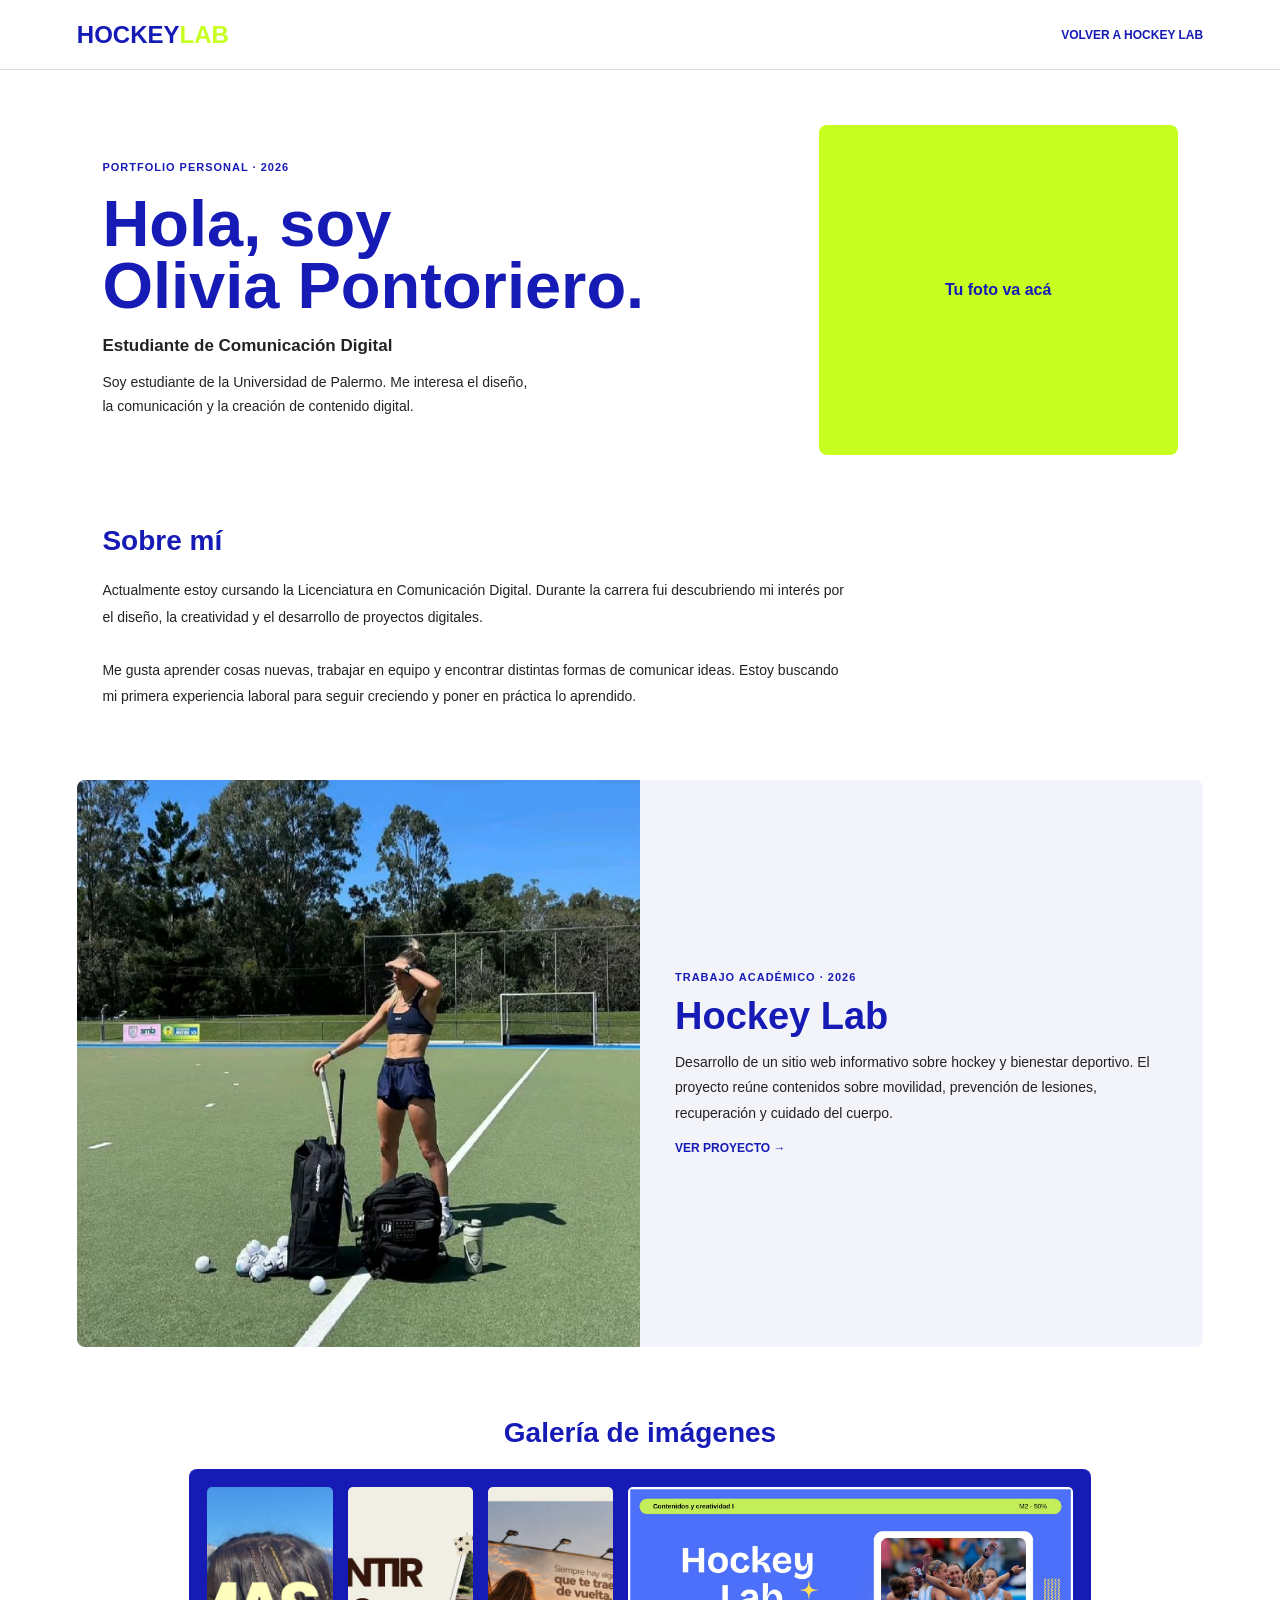
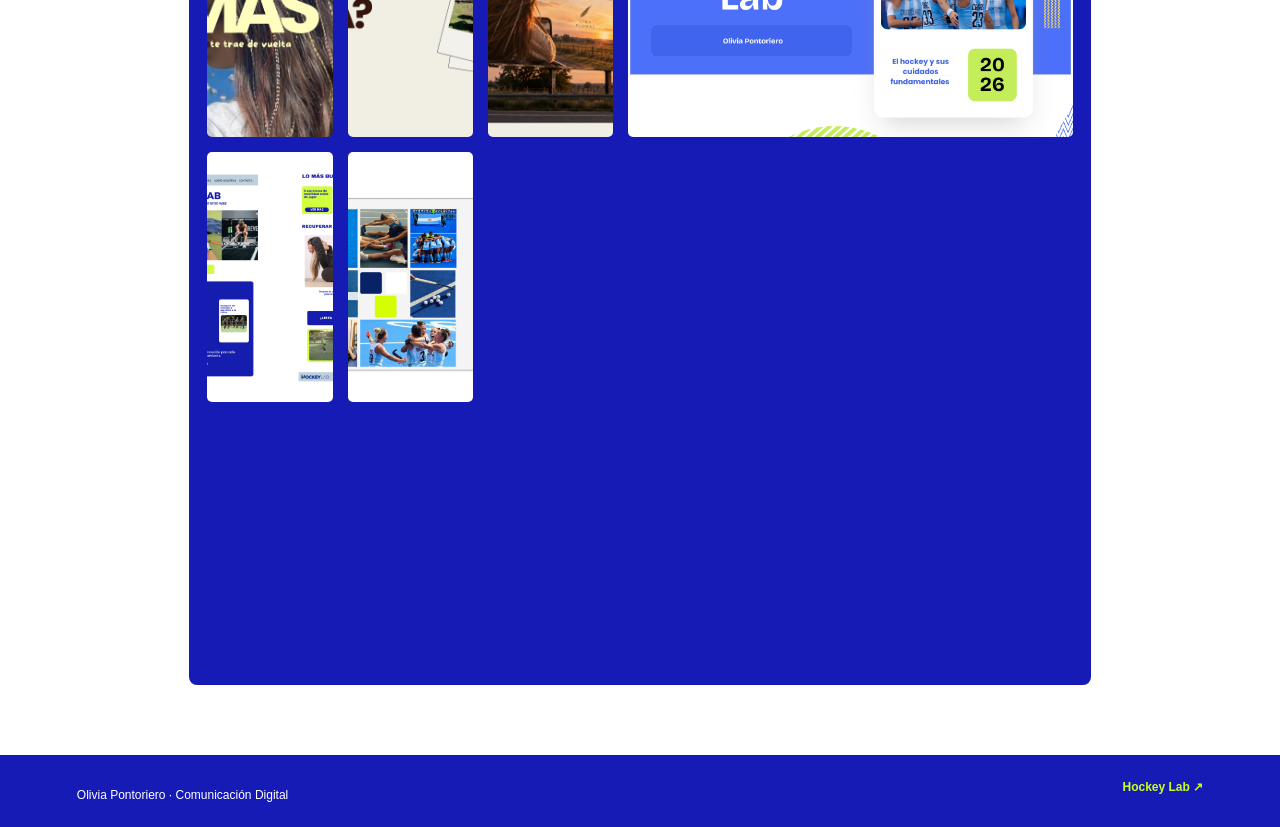
<file: pages/portfolio.html>
<!DOCTYPE html>
<html lang="es">

<head>
    <meta charset="UTF-8">
    <meta name="viewport" content="width=device-width, initial-scale=1.0">
    <link rel="stylesheet" href="../css/stylesheet2.css">
    <title>Portfolio | Olivia Pontoriero</title>
</head>


<body class="portfolio-page">

    <header class="portfolio-header">
        <a href="../index.html" class="portfolio-logo">HOCKEY<span>LAB</span></a>
        <a href="../index.html">VOLVER A HOCKEY LAB</a>
    </header>

    <main>

        <!-- PRESENTACIÓN -->

        <section class="presentacion-portfolio">

            <div class="presentacion-texto">
                <p>PORTFOLIO PERSONAL · 2026</p>

                <h1>Hola, soy<br>Olivia Pontoriero.</h1>

                <h2>Estudiante de Comunicación Digital</h2>

                <p>
                    Soy estudiante de la Universidad de Palermo.
                    Me interesa el diseño, la comunicación y la
                    creación de contenido digital.
                </p>
            </div>

            <div class="foto-olivia">
                <span>Tu foto va acá</span>
            </div>

        </section>


        <!-- SOBRE MÍ -->

        <section class="sobre-olivia">

            <h2>Sobre mí</h2>

            <p>
                Actualmente estoy cursando la Licenciatura en
                Comunicación Digital. Durante la carrera fui
                descubriendo mi interés por el diseño, la creatividad
                y el desarrollo de proyectos digitales.

                <br><br>

                Me gusta aprender cosas nuevas, trabajar en equipo
                y encontrar distintas formas de comunicar ideas.
                Estoy buscando mi primera experiencia laboral
                para seguir creciendo y poner en práctica lo aprendido.
            </p>

        </section>


        <!-- PROYECTO -->

        <section class="proyecto-portfolio">

            <div class="proyecto-imagen">
                <img src="../img/Filled hockey.jpg" alt="Hockey Lab">
            </div>

            <div class="proyecto-descripcion">

                <p>TRABAJO ACADÉMICO · 2026</p>

                <h2>Hockey Lab</h2>

                <p>
                    Desarrollo de un sitio web informativo sobre
                    hockey y bienestar deportivo. El proyecto reúne
                    contenidos sobre movilidad, prevención de lesiones,
                    recuperación y cuidado del cuerpo.
                </p>

                <a href="../index.html">VER PROYECTO →</a>

            </div>

        </section>


        <!-- GALERÍA DE IMÁGENES -->

        <section class="section-principal">

            <h2>Galería de imágenes</h2>

            <section class="galeria">

                <img src="../img/img_portfolio_03.jpg" alt="Imagen 1">

                <img src="../img/img_portfolio_01.jpg" alt="Imagen 2">

                <img src="../img/img_portfolio_02.jpg" alt="Imagen 3">

                <img src="../img/img_portfolio_06_page-0001.jpg" alt="Imagen 4">

                <img src="../img/img_portfolio_04_page-0001.jpg" alt="Imagen 5">

                <img src="../img/img_portfolio_05_page-0001.jpg" alt="Imagen 6">

            </section>

        </section>

    </main>


    <footer class="portfolio-footer">
        <p>Olivia Pontoriero · Comunicación Digital</p>
        <a href="../index.html">Hockey Lab ↗</a>
    </footer>

</body>
</html>
</file>
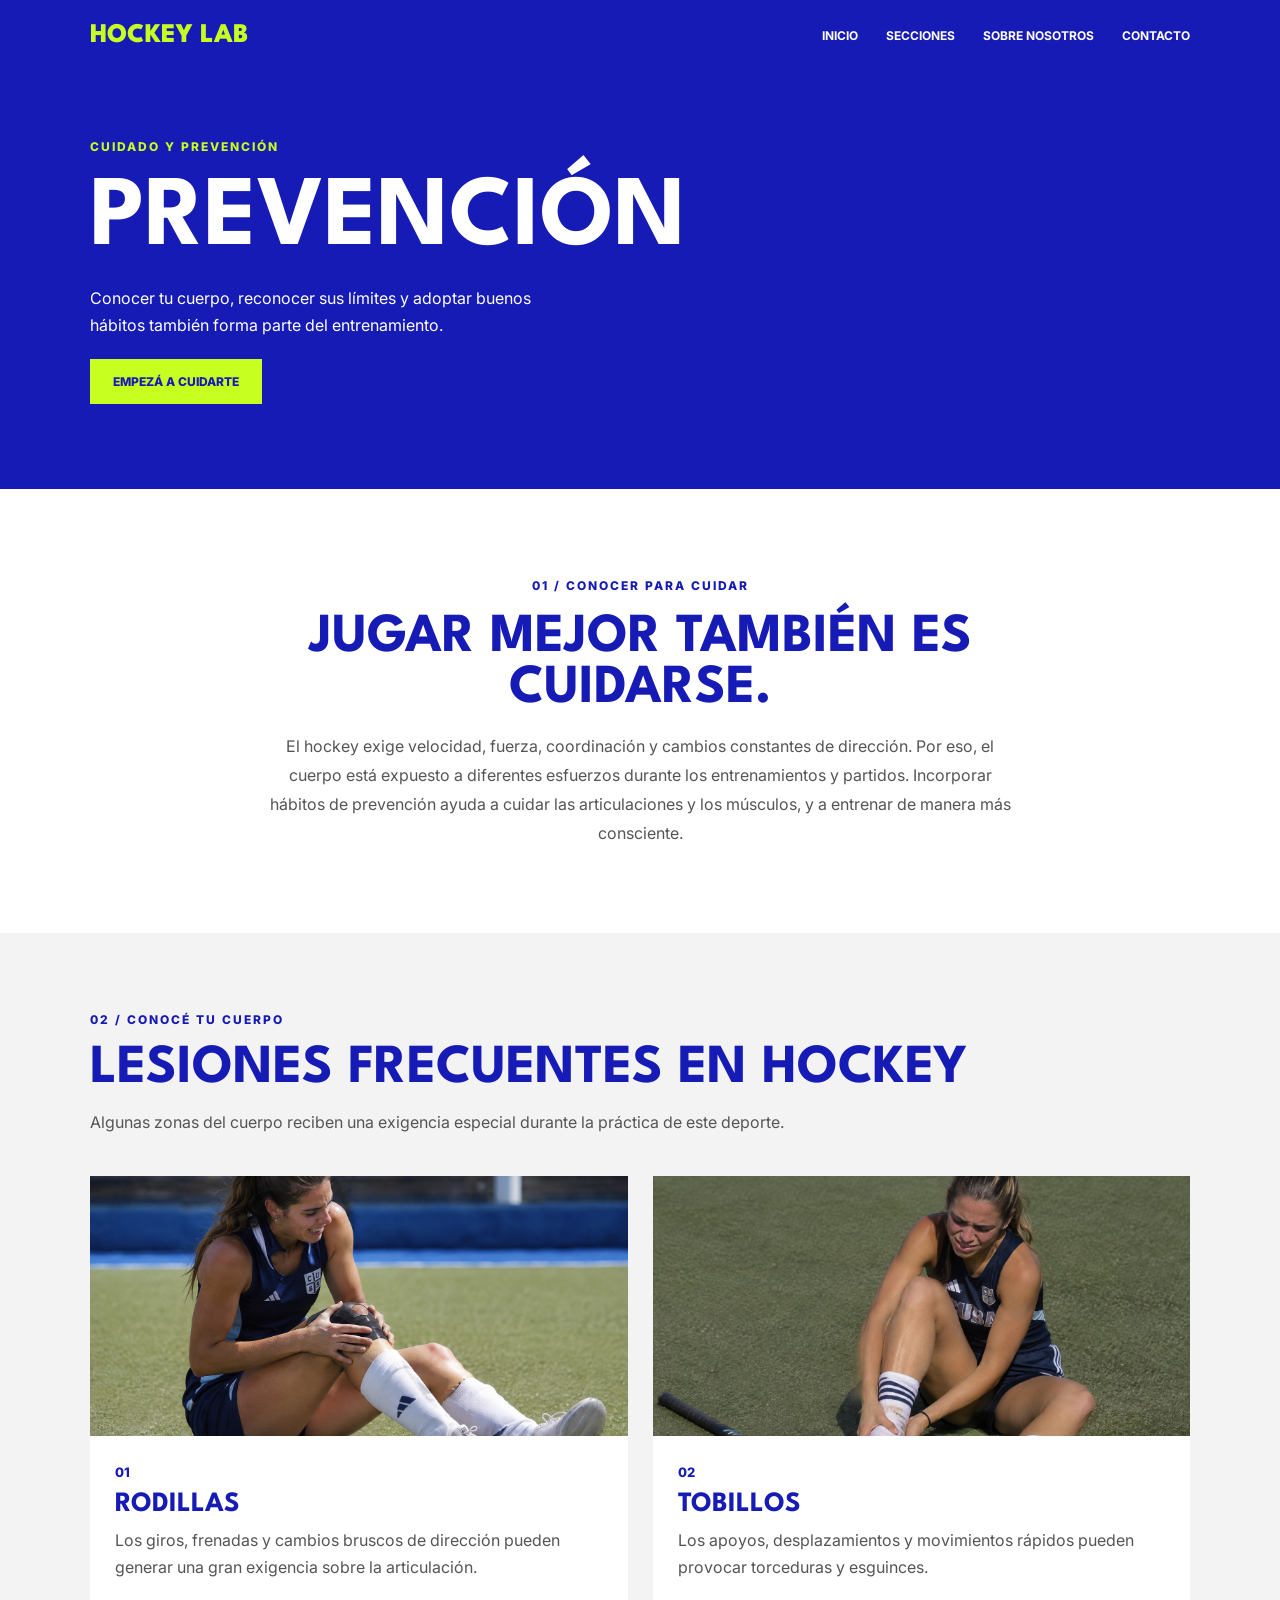
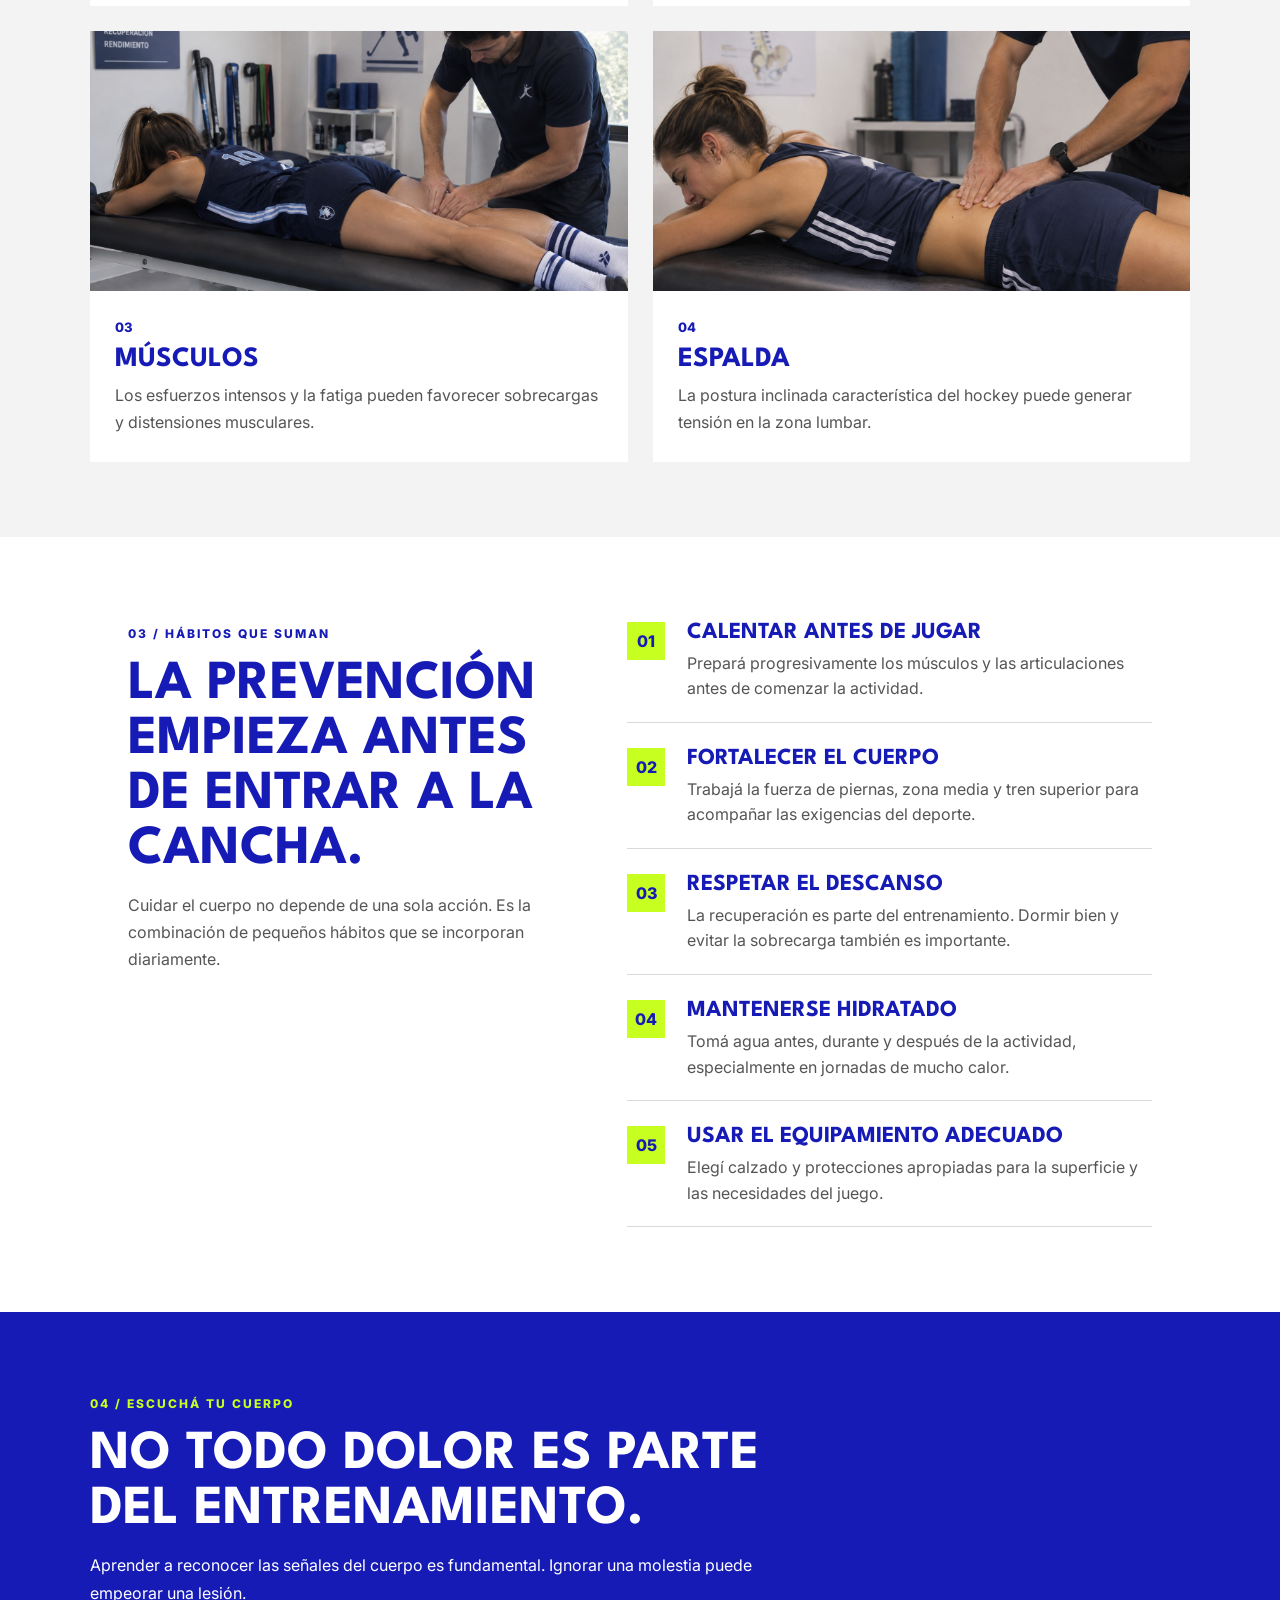
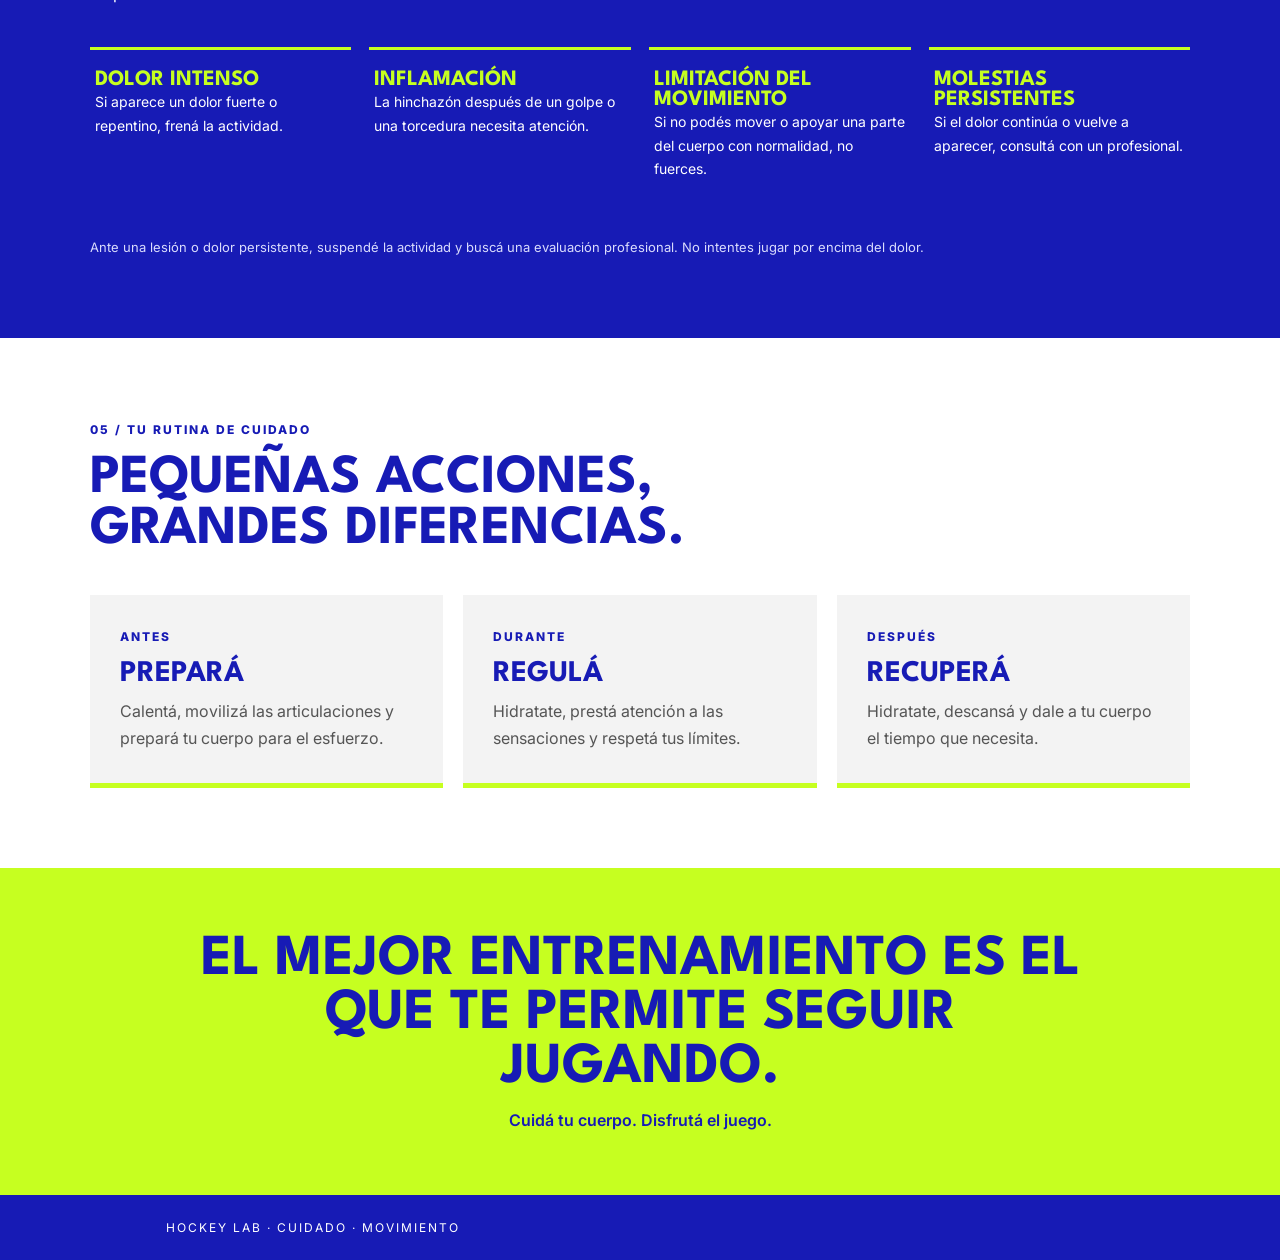
<file: pages/prevencion.html>
<!DOCTYPE html>
<html lang="es">
<head>
    <meta charset="UTF-8">
    <meta name="viewport" content="width=device-width, initial-scale=1.0">
    <title>Prevención | Hockey Lab</title>

    <link rel="stylesheet" href="../css/stylesheet2.css">

    <link rel="preconnect" href="https://fonts.googleapis.com">
    <link rel="preconnect" href="https://fonts.gstatic.com" crossorigin>
    <link href="https://fonts.googleapis.com/css2?family=Inter:wght@400;500;600;700&family=League+Spartan:wght@500;600;700;800&display=swap" rel="stylesheet">
</head>

<body class="prevencion-page">

    <header class="prevencion-header">
        <a href="../index.html" class="prevencion-logo">HOCKEY LAB</a>

        <nav>
            <a href="../index.html">INICIO</a>
            <a href="secciones.html">SECCIONES</a>
            <a href="sobrenosotros.html">SOBRE NOSOTROS</a>
            <a href="contacto.html">CONTACTO</a>
        </nav>
    </header>

    <main>

        <!-- PORTADA -->
        <section class="prevencion-portada">
            <div class="prevencion-portada-texto">
                <span class="prevencion-etiqueta">CUIDADO Y PREVENCIÓN</span>
                <h1>PREVENCIÓN</h1>
                <p>
                    Conocer tu cuerpo, reconocer sus límites y adoptar buenos
                    hábitos también forma parte del entrenamiento.
                </p>
                <a href="#lesiones" class="prevencion-boton">EMPEZÁ A CUIDARTE</a>
            </div>


        </section>

        <!-- INTRODUCCIÓN -->
        <section class="prevencion-intro">
            <span>01 / CONOCER PARA CUIDAR</span>
            <h2>JUGAR MEJOR TAMBIÉN ES CUIDARSE.</h2>
            <p>
                El hockey exige velocidad, fuerza, coordinación y cambios
                constantes de dirección. Por eso, el cuerpo está expuesto a
                diferentes esfuerzos durante los entrenamientos y partidos.
                Incorporar hábitos de prevención ayuda a cuidar las
                articulaciones y los músculos, y a entrenar de manera más
                consciente.
            </p>
        </section>

        <!-- LESIONES FRECUENTES -->
        <section class="prevencion-lesiones" id="lesiones">
            <div class="prevencion-titulo">
                <span>02 / CONOCÉ TU CUERPO</span>
                <h2>LESIONES FRECUENTES EN HOCKEY</h2>
                <p>
                    Algunas zonas del cuerpo reciben una exigencia especial
                    durante la práctica de este deporte.
                </p>
            </div>

            <div class="prevencion-grid">

                <article class="prevencion-card">
                    <img src="../img/lesion de rodilla.jpg.jpg" alt="Rodilla">
                    <div class="prevencion-card-texto">
                        <span>01</span>
                        <h3>RODILLAS</h3>
                        <p>
                            Los giros, frenadas y cambios bruscos de dirección
                            pueden generar una gran exigencia sobre la
                            articulación.
                        </p>
                    </div>
                </article>

                <article class="prevencion-card">
                    <img src="../img/lesion de tobillo.jpg.jpg" alt="Tobillo">
                    <div class="prevencion-card-texto">
                        <span>02</span>
                        <h3>TOBILLOS</h3>
                        <p>
                            Los apoyos, desplazamientos y movimientos rápidos
                            pueden provocar torceduras y esguinces.
                        </p>
                    </div>
                </article>

                <article class="prevencion-card">
                    <img src="../img/distension muscular.jpg.jpg" alt="Músculos de las piernas">
                    <div class="prevencion-card-texto">
                        <span>03</span>
                        <h3>MÚSCULOS</h3>
                        <p>
                            Los esfuerzos intensos y la fatiga pueden favorecer
                            sobrecargas y distensiones musculares.
                        </p>
                    </div>
                </article>

                <article class="prevencion-card">
                    <img src="../img/tension lumbar.jpg.jpg" alt="Espalda">
                    <div class="prevencion-card-texto">
                        <span>04</span>
                        <h3>ESPALDA</h3>
                        <p>
                            La postura inclinada característica del hockey
                            puede generar tensión en la zona lumbar.
                        </p>
                    </div>
                </article>

            </div>
        </section>

        <!-- CÓMO PREVENIR -->
        <section class="prevencion-habitos">
            <div class="prevencion-habitos-texto">
                <span>03 / HÁBITOS QUE SUMAN</span>
                <h2>LA PREVENCIÓN EMPIEZA ANTES DE ENTRAR A LA CANCHA.</h2>
                <p>
                    Cuidar el cuerpo no depende de una sola acción. Es la
                    combinación de pequeños hábitos que se incorporan
                    diariamente.
                </p>
            </div>

            <div class="prevencion-habitos-lista">

                <div class="prevencion-habito">
                    <span>01</span>
                    <div>
                        <h3>CALENTAR ANTES DE JUGAR</h3>
                        <p>
                            Prepará progresivamente los músculos y las
                            articulaciones antes de comenzar la actividad.
                        </p>
                    </div>
                </div>

                <div class="prevencion-habito">
                    <span>02</span>
                    <div>
                        <h3>FORTALECER EL CUERPO</h3>
                        <p>
                            Trabajá la fuerza de piernas, zona media y tren
                            superior para acompañar las exigencias del deporte.
                        </p>
                    </div>
                </div>

                <div class="prevencion-habito">
                    <span>03</span>
                    <div>
                        <h3>RESPETAR EL DESCANSO</h3>
                        <p>
                            La recuperación es parte del entrenamiento.
                            Dormir bien y evitar la sobrecarga también es
                            importante.
                        </p>
                    </div>
                </div>

                <div class="prevencion-habito">
                    <span>04</span>
                    <div>
                        <h3>MANTENERSE HIDRATADO</h3>
                        <p>
                            Tomá agua antes, durante y después de la actividad,
                            especialmente en jornadas de mucho calor.
                        </p>
                    </div>
                </div>

                <div class="prevencion-habito">
                    <span>05</span>
                    <div>
                        <h3>USAR EL EQUIPAMIENTO ADECUADO</h3>
                        <p>
                            Elegí calzado y protecciones apropiadas para la
                            superficie y las necesidades del juego.
                        </p>
                    </div>
                </div>

            </div>
        </section>

        <!-- SEÑALES DE ALERTA -->
        <section class="prevencion-alerta">
            <div class="prevencion-alerta-texto">
                <span>04 / ESCUCHÁ TU CUERPO</span>
                <h2>NO TODO DOLOR ES PARTE DEL ENTRENAMIENTO.</h2>
                <p>
                    Aprender a reconocer las señales del cuerpo es fundamental.
                    Ignorar una molestia puede empeorar una lesión.
                </p>
            </div>

            <div class="prevencion-alerta-grid">
                <div class="prevencion-alerta-item">
                    <h3>DOLOR INTENSO</h3>
                    <p>Si aparece un dolor fuerte o repentino, frená la actividad.</p>
                </div>

                <div class="prevencion-alerta-item">
                    <h3>INFLAMACIÓN</h3>
                    <p>La hinchazón después de un golpe o una torcedura necesita atención.</p>
                </div>

                <div class="prevencion-alerta-item">
                    <h3>LIMITACIÓN DEL MOVIMIENTO</h3>
                    <p>Si no podés mover o apoyar una parte del cuerpo con normalidad, no fuerces.</p>
                </div>

                <div class="prevencion-alerta-item">
                    <h3>MOLESTIAS PERSISTENTES</h3>
                    <p>Si el dolor continúa o vuelve a aparecer, consultá con un profesional.</p>
                </div>
            </div>

            <p class="prevencion-aclaracion">
                Ante una lesión o dolor persistente, suspendé la actividad y
                buscá una evaluación profesional. No intentes jugar por encima
                del dolor.
            </p>
        </section>

        <!-- RUTINA DE CUIDADO -->
        <section class="prevencion-rutina">
            <span>05 / TU RUTINA DE CUIDADO</span>
            <h2>PEQUEÑAS ACCIONES, GRANDES DIFERENCIAS.</h2>

            <div class="prevencion-rutina-grid">
                <div>
                    <span>ANTES</span>
                    <h3>PREPARÁ</h3>
                    <p>Calentá, movilizá las articulaciones y prepará tu cuerpo para el esfuerzo.</p>
                </div>

                <div>
                    <span>DURANTE</span>
                    <h3>REGULÁ</h3>
                    <p>Hidratate, prestá atención a las sensaciones y respetá tus límites.</p>
                </div>

                <div>
                    <span>DESPUÉS</span>
                    <h3>RECUPERÁ</h3>
                    <p>Hidratate, descansá y dale a tu cuerpo el tiempo que necesita.</p>
                </div>
            </div>
        </section>

        <!-- CIERRE -->
        <section class="prevencion-final">
            <h2>EL MEJOR ENTRENAMIENTO ES EL QUE TE PERMITE SEGUIR JUGANDO.</h2>
            <p>Cuidá tu cuerpo. Disfrutá el juego.</p>
        </section>

    </main>

    <footer class="prevencion-footer">
        HOCKEY LAB · CUIDADO · MOVIMIENTO
    </footer>

</body>
</html>
</file>
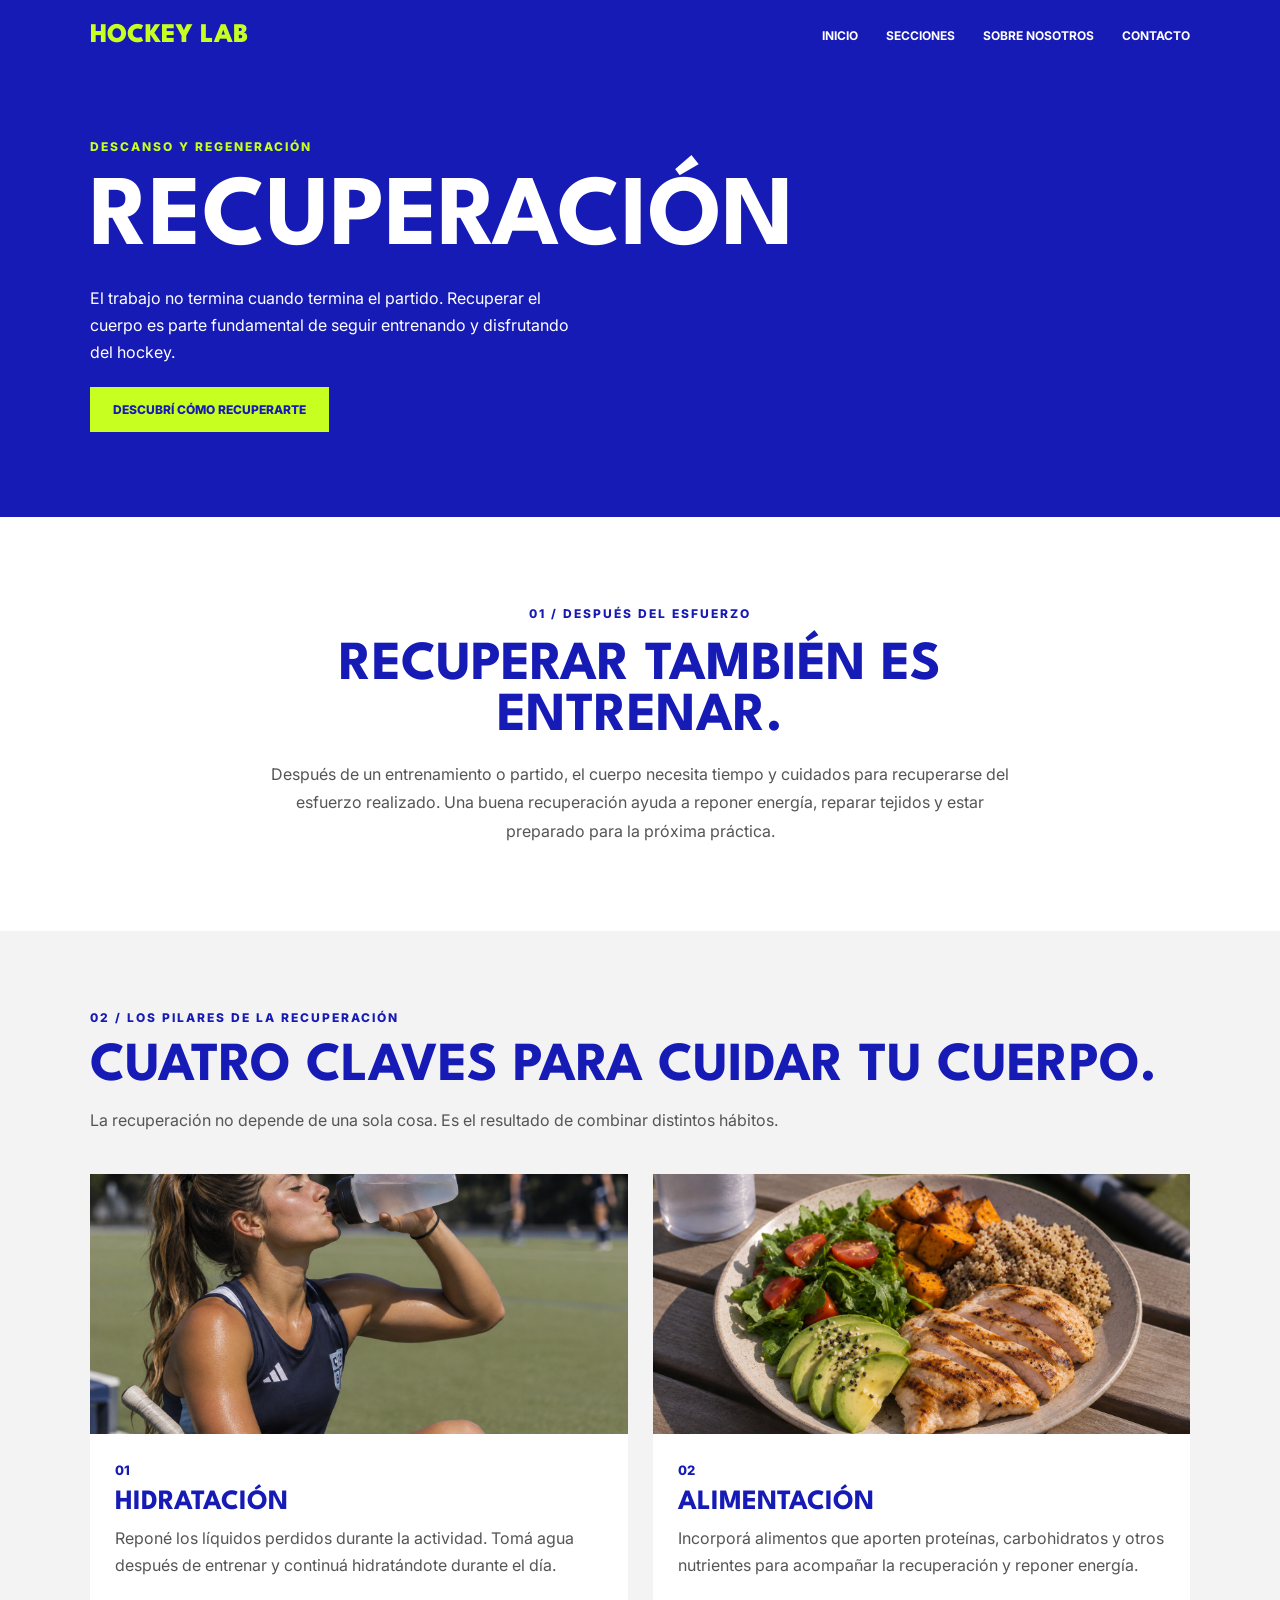
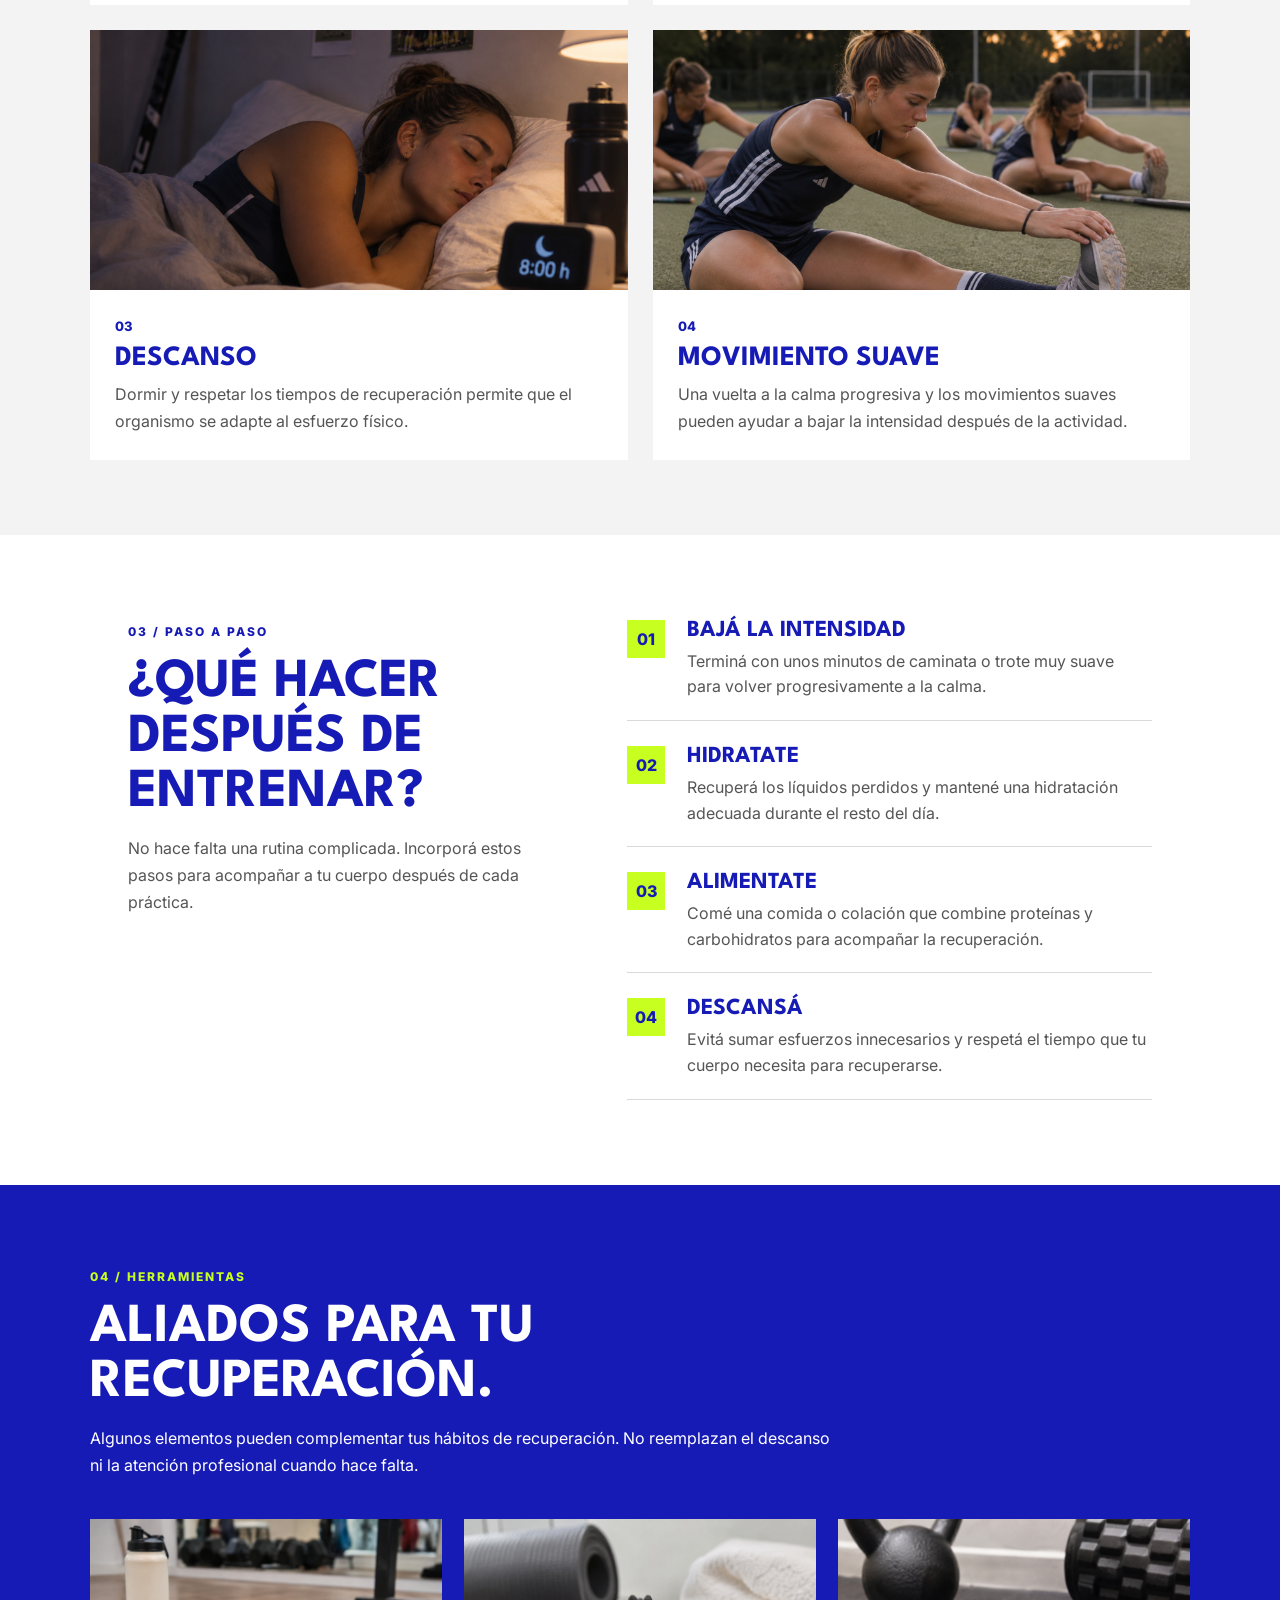
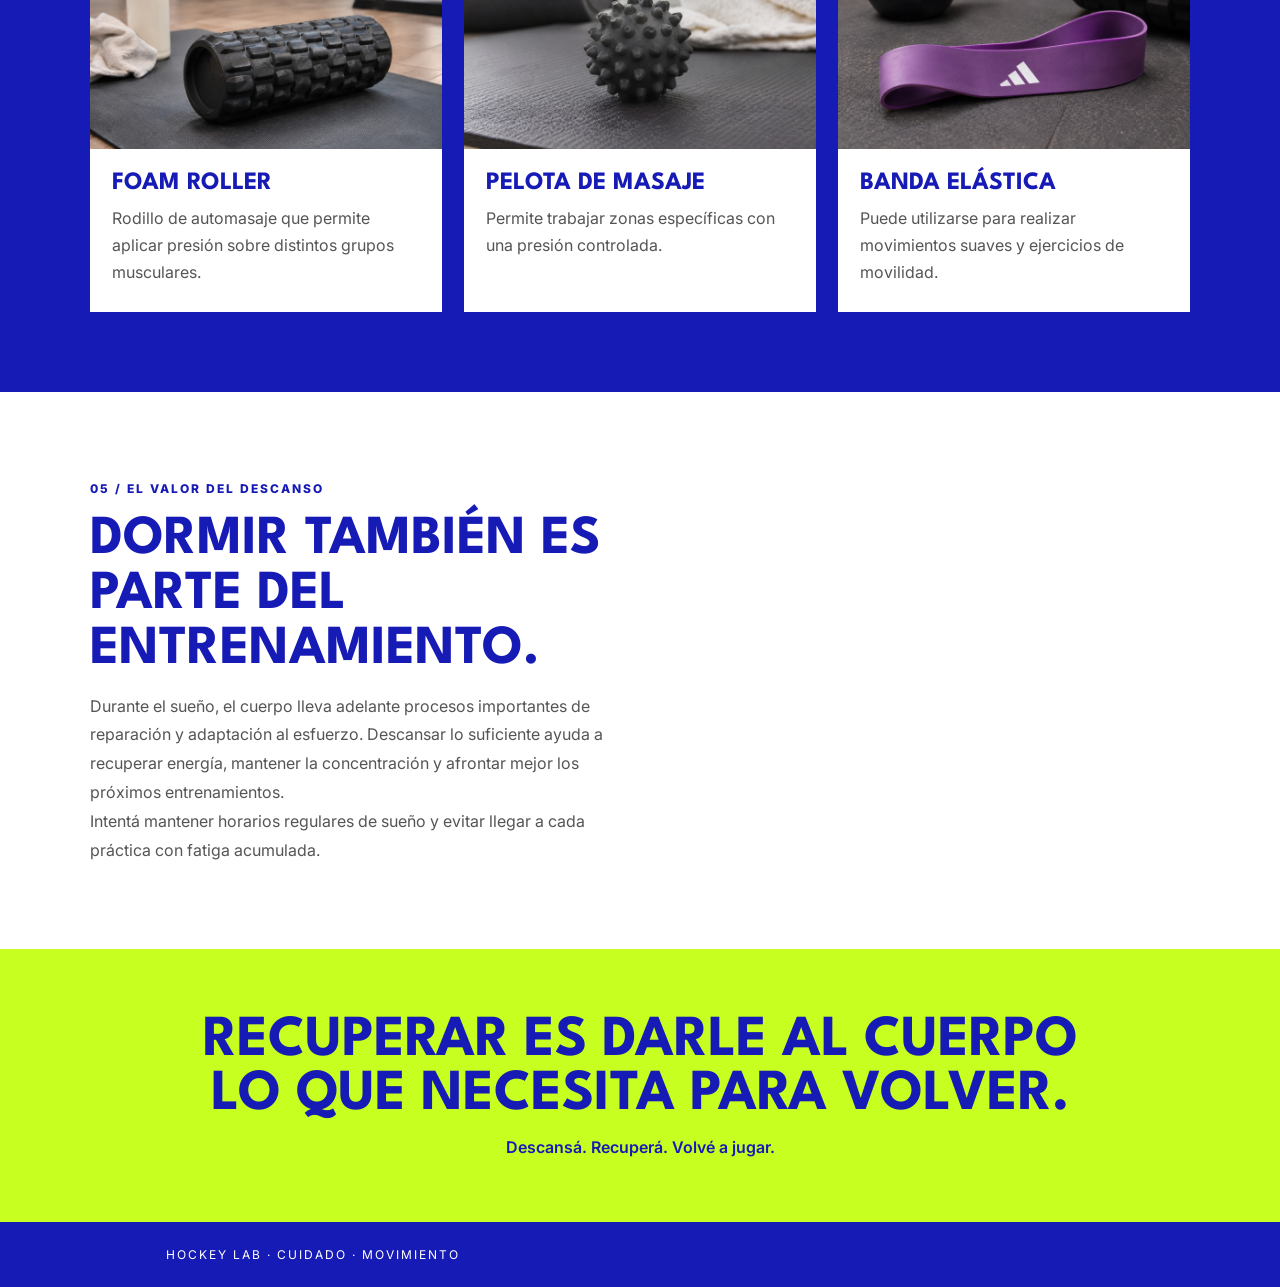
<file: pages/recuperacion.html>
<!DOCTYPE html>
<html lang="es">
<head>
    <meta charset="UTF-8">
    <meta name="viewport" content="width=device-width, initial-scale=1.0">
    <title>Recuperación | Hockey Lab</title>

    <link rel="stylesheet" href="../css/stylesheet2.css">

    <link rel="preconnect" href="https://fonts.googleapis.com">
    <link rel="preconnect" href="https://fonts.gstatic.com" crossorigin>
    <link href="https://fonts.googleapis.com/css2?family=Inter:wght@400;500;600;700&family=League+Spartan:wght@500;600;700;800&display=swap" rel="stylesheet">
</head>

<body class="recuperacion-page">

    <header class="recuperacion-header">
        <a href="../index.html" class="recuperacion-logo">HOCKEY LAB</a>

        <nav>
            <a href="../index.html">INICIO</a>
            <a href="secciones.html">SECCIONES</a>
            <a href="sobrenosotros.html">SOBRE NOSOTROS</a>
            <a href="contacto.html">CONTACTO</a>
        </nav>
    </header>

    <main>

        <!-- PORTADA -->
        <section class="recuperacion-portada">
            <div class="recuperacion-portada-texto">
                <span>DESCANSO Y REGENERACIÓN</span>
                <h1>RECUPERACIÓN</h1>
                <p>
                    El trabajo no termina cuando termina el partido.
                    Recuperar el cuerpo es parte fundamental de seguir
                    entrenando y disfrutando del hockey.
                </p>
                <a href="#recuperacion-guia" class="recuperacion-boton">
                    DESCUBRÍ CÓMO RECUPERARTE
                </a>
            </div>

            
    
        </section>

        <!-- INTRODUCCIÓN -->
        <section class="recuperacion-intro">
            <span>01 / DESPUÉS DEL ESFUERZO</span>
            <h2>RECUPERAR TAMBIÉN ES ENTRENAR.</h2>
            <p>
                Después de un entrenamiento o partido, el cuerpo necesita
                tiempo y cuidados para recuperarse del esfuerzo realizado.
                Una buena recuperación ayuda a reponer energía, reparar
                tejidos y estar preparado para la próxima práctica.
            </p>
        </section>

        <!-- PILARES DE RECUPERACIÓN -->
        <section class="recuperacion-pilares">
            <div class="recuperacion-titulo">
                <span>02 / LOS PILARES DE LA RECUPERACIÓN</span>
                <h2>CUATRO CLAVES PARA CUIDAR TU CUERPO.</h2>
                <p>
                    La recuperación no depende de una sola cosa. Es el
                    resultado de combinar distintos hábitos.
                </p>
            </div>

            <div class="recuperacion-grid">

                <article class="recuperacion-card">
                    <img src="../img/hidratacion.jpg.jpg" alt="Hidratación">
                    <div>
                        <span>01</span>
                        <h3>HIDRATACIÓN</h3>
                        <p>
                            Reponé los líquidos perdidos durante la actividad.
                            Tomá agua después de entrenar y continuá
                            hidratándote durante el día.
                        </p>
                    </div>
                </article>

                <article class="recuperacion-card">
                    <img src="../img/Bowl saludable tras el partido.jpg" alt="Alimentación">
                    <div>
                        <span>02</span>
                        <h3>ALIMENTACIÓN</h3>
                        <p>
                            Incorporá alimentos que aporten proteínas,
                            carbohidratos y otros nutrientes para acompañar
                            la recuperación y reponer energía.
                        </p>
                    </div>
                </article>

                <article class="recuperacion-card">
                    <img src="../img/sueño nocturno.jpg.jpg" alt="Descanso">
                    <div>
                        <span>03</span>
                        <h3>DESCANSO</h3>
                        <p>
                            Dormir y respetar los tiempos de recuperación
                            permite que el organismo se adapte al esfuerzo
                            físico.
                        </p>
                    </div>
                </article>

                <article class="recuperacion-card">
                    <img src="../img/vuelta a la calma.jpg.jpg" alt="Movilidad suave">
                    <div>
                        <span>04</span>
                        <h3>MOVIMIENTO SUAVE</h3>
                        <p>
                            Una vuelta a la calma progresiva y los movimientos
                            suaves pueden ayudar a bajar la intensidad después
                            de la actividad.
                        </p>
                    </div>
                </article>

            </div>
        </section>

        <!-- GUÍA DESPUÉS DE ENTRENAR -->
        <section class="recuperacion-guia" id="recuperacion-guia">
            <div class="recuperacion-guia-texto">
                <span>03 / PASO A PASO</span>
                <h2>¿QUÉ HACER DESPUÉS DE ENTRENAR?</h2>
                <p>
                    No hace falta una rutina complicada. Incorporá estos
                    pasos para acompañar a tu cuerpo después de cada práctica.
                </p>
            </div>

            <div class="recuperacion-pasos">

                <div class="recuperacion-paso">
                    <span>01</span>
                    <div>
                        <h3>BAJÁ LA INTENSIDAD</h3>
                        <p>
                            Terminá con unos minutos de caminata o trote muy
                            suave para volver progresivamente a la calma.
                        </p>
                    </div>
                </div>

                <div class="recuperacion-paso">
                    <span>02</span>
                    <div>
                        <h3>HIDRATATE</h3>
                        <p>
                            Recuperá los líquidos perdidos y mantené una
                            hidratación adecuada durante el resto del día.
                        </p>
                    </div>
                </div>

                <div class="recuperacion-paso">
                    <span>03</span>
                    <div>
                        <h3>ALIMENTATE</h3>
                        <p>
                            Comé una comida o colación que combine proteínas
                            y carbohidratos para acompañar la recuperación.
                        </p>
                    </div>
                </div>

                <div class="recuperacion-paso">
                    <span>04</span>
                    <div>
                        <h3>DESCANSÁ</h3>
                        <p>
                            Evitá sumar esfuerzos innecesarios y respetá el
                            tiempo que tu cuerpo necesita para recuperarse.
                        </p>
                    </div>
                </div>

            </div>
        </section>

        <!-- HERRAMIENTAS -->
        <section class="recuperacion-herramientas">
            <div class="recuperacion-herramientas-titulo">
                <span>04 / HERRAMIENTAS</span>
                <h2>ALIADOS PARA TU RECUPERACIÓN.</h2>
                <p>
                    Algunos elementos pueden complementar tus hábitos de
                    recuperación. No reemplazan el descanso ni la atención
                    profesional cuando hace falta.
                </p>
            </div>

            <div class="recuperacion-herramientas-grid">

                <article class="recuperacion-herramienta">
                    <img src="../img/rolo.jpg.jpg" alt="Foam roller">
                    <h3>FOAM ROLLER</h3>
                    <p>
                        Rodillo de automasaje que permite aplicar presión
                        sobre distintos grupos musculares.
                    </p>
                </article>

                <article class="recuperacion-herramienta">
                    <img src="../img/pelota de masaje.jpg.jpg" alt="Pelota de masaje">
                    <h3>PELOTA DE MASAJE</h3>
                    <p>
                        Permite trabajar zonas específicas con una presión
                        controlada.
                    </p>
                </article>

                <article class="recuperacion-herramienta">
                    <img src="../img/banda elastica.jpg" alt="Banda elástica">
                    <h3>BANDA ELÁSTICA</h3>
                    <p>
                        Puede utilizarse para realizar movimientos suaves
                        y ejercicios de movilidad.
                    </p>
                </article>

            </div>
        </section>

        <!-- SUEÑO -->
        <section class="recuperacion-sueno">
        

            <div class="recuperacion-sueno-texto">
                <span>05 / EL VALOR DEL DESCANSO</span>
                <h2>DORMIR TAMBIÉN ES PARTE DEL ENTRENAMIENTO.</h2>
                <p>
                    Durante el sueño, el cuerpo lleva adelante procesos
                    importantes de reparación y adaptación al esfuerzo.
                    Descansar lo suficiente ayuda a recuperar energía,
                    mantener la concentración y afrontar mejor los próximos
                    entrenamientos.
                </p>
                <p>
                    Intentá mantener horarios regulares de sueño y evitar
                    llegar a cada práctica con fatiga acumulada.
                </p>
            </div>
        </section>

        <!-- CIERRE -->
        <section class="recuperacion-final">
            <h2>RECUPERAR ES DARLE AL CUERPO LO QUE NECESITA PARA VOLVER.</h2>
            <p>Descansá. Recuperá. Volvé a jugar.</p>
        </section>

    </main>

    <footer class="recuperacion-footer">
        HOCKEY LAB · CUIDADO · MOVIMIENTO
    </footer>

</body>
</html>
</file>
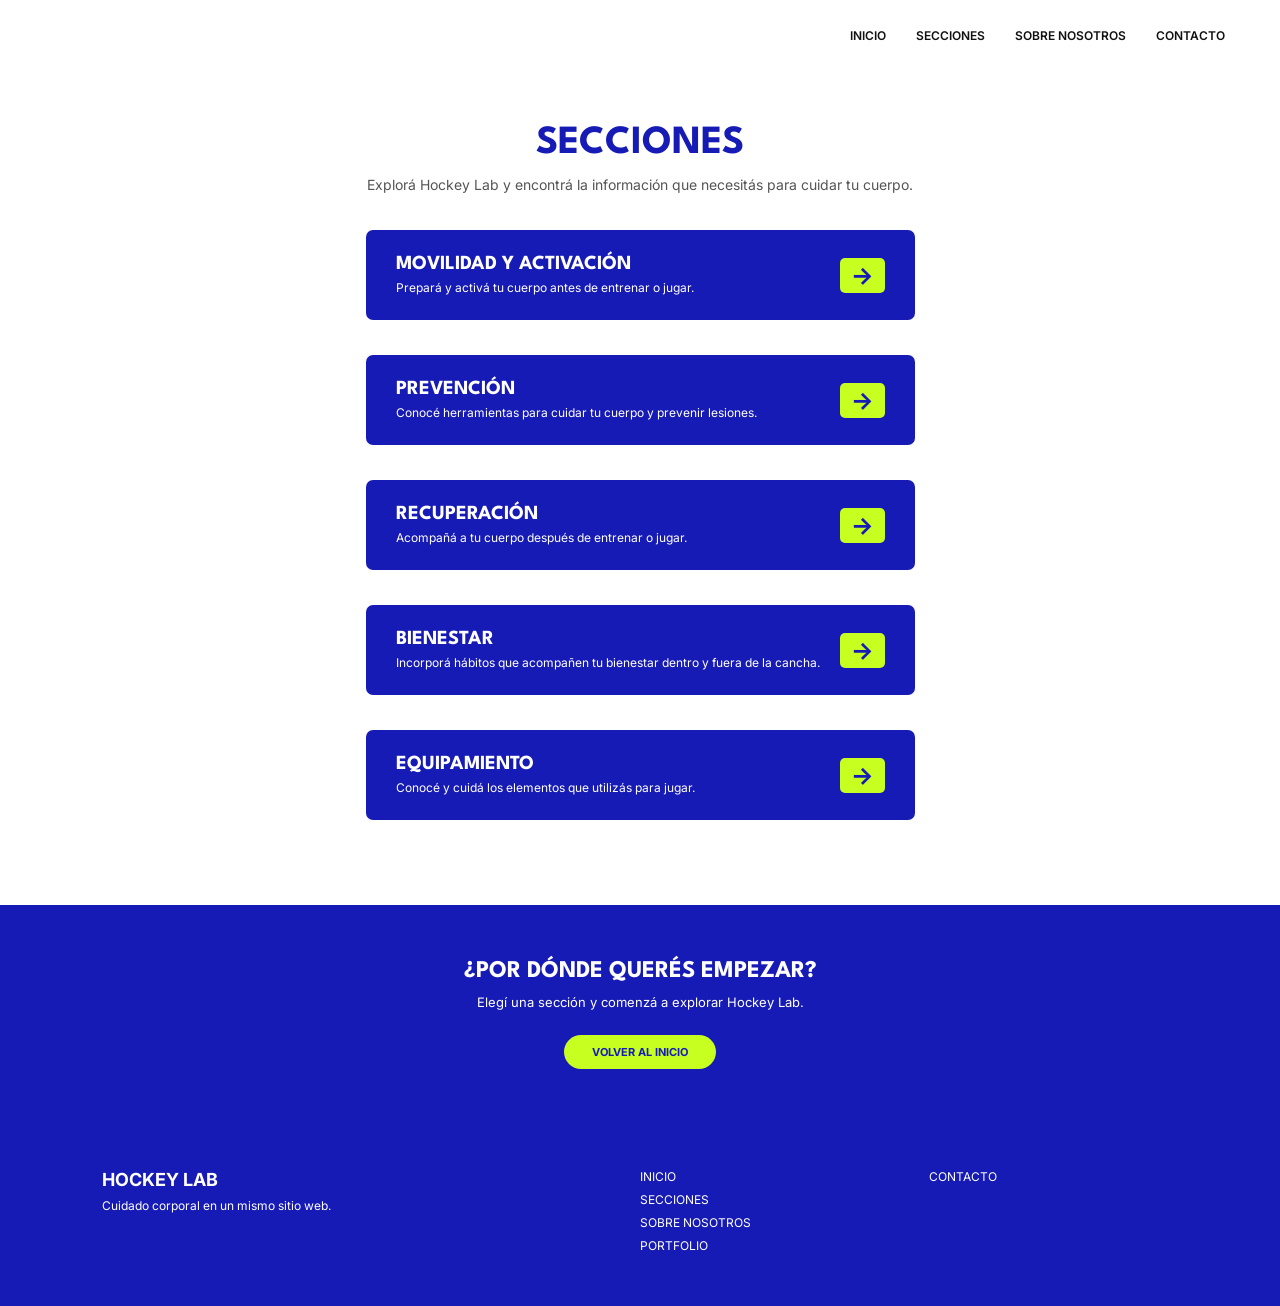
<file: pages/secciones.html>
<!DOCTYPE html>
<html lang="es">

<head>

    <meta charset="UTF-8">

    <meta name="viewport" content="width=device-width, initial-scale=1.0">

    <link rel="stylesheet" href="../css/stylesheet2.css">
    <link rel="preconnect" href="https://fonts.googleapis.com">
    <link rel="preconnect" href="https://fonts.gstatic.com" crossorigin>
    <link href="https://fonts.googleapis.com/css2?family=Inter:wght@400;500;600;700&family=League+Spartan:wght@400;500;600;700;800&display=swap" rel="stylesheet">


    <title>Secciones | Hockey Lab</title>

</head>


<body>


    <!-- HEADER -->

    <header>

        <div class="logo">

            <a href="../index.html">
                HL
            </a>

        </div>


        <nav>

            <a href="../index.html">
                INICIO
            </a>

            <a href="secciones.html">
                SECCIONES
            </a>

            <a href="sobrenosotros.html">
                SOBRE NOSOTROS
            </a>

            <a href="contacto.html">
                CONTACTO
            </a>

        </nav>

    </header>



    <!-- CONTENIDO PRINCIPAL -->

    <main>


        <!-- TÍTULO -->

        <section class="titulo-secciones">

            <h1>SECCIONES</h1>

            <p>
                Explorá Hockey Lab y encontrá la información
                que necesitás para cuidar tu cuerpo.
            </p>

        </section>



        <!-- LISTADO DE SECCIONES -->

        <section class="lista-secciones">


            <!-- MOVILIDAD Y ACTIVACIÓN -->

            <div class="item-seccion">

                <div>

                    <h2>
                        MOVILIDAD Y ACTIVACIÓN
                    </h2>

                    <p>
                        Prepará y activá tu cuerpo
                        antes de entrenar o jugar.
                    </p>

                </div>


                <a href="movilidad.html">
                    →
                </a>

            </div>



            <!-- PREVENCIÓN -->

            <div class="item-seccion">

                <div>

                    <h2>
                        PREVENCIÓN
                    </h2>

                    <p>
                        Conocé herramientas para
                        cuidar tu cuerpo y prevenir lesiones.
                    </p>

                </div>


                <a href="prevencion.html">
                    →
                </a>

            </div>



            <!-- RECUPERACIÓN -->

            <div class="item-seccion">

                <div>

                    <h2>
                        RECUPERACIÓN
                    </h2>

                    <p>
                        Acompañá a tu cuerpo después
                        de entrenar o jugar.
                    </p>

                </div>


                <a href="recuperacion.html">
                    →
                </a>

            </div>



            <!-- BIENESTAR -->

            <div class="item-seccion">

                <div>

                    <h2>
                        BIENESTAR
                    </h2>

                    <p>
                        Incorporá hábitos que acompañen
                        tu bienestar dentro y fuera de la cancha.
                    </p>

                </div>


                <a href="bienestar.html">
                    →
                </a>

            </div>



            <!-- EQUIPAMIENTO -->

            <div class="item-seccion">

                <div>

                    <h2>
                        EQUIPAMIENTO
                    </h2>

                    <p>
                        Conocé y cuidá los elementos
                        que utilizás para jugar.
                    </p>

                </div>


                <a href="equipamiento.html">
                    →
                </a>

            </div>


        </section>



        <!-- BLOQUE FINAL -->

        <section class="secciones-final">

            <h2>
                ¿POR DÓNDE QUERÉS EMPEZAR?
            </h2>

            <p>
                Elegí una sección y comenzá a explorar
                Hockey Lab.
            </p>

            <a href="../index.html">
                VOLVER AL INICIO
            </a>

        </section>


    </main>



    <!-- FOOTER -->

    <footer>


        <div>

            <strong>
                HOCKEY LAB
            </strong>

            <p>
                Cuidado corporal en un mismo sitio web.
            </p>

        </div>


        <div>

            <a href="../index.html">
                INICIO
            </a>

            <a href="secciones.html">
                SECCIONES
            </a>

            <a href="sobrenosotros.html">
                SOBRE NOSOTROS
            </a>

            <a href="portfolio.html">
                PORTFOLIO
            </a>

        </div>


        <div>

            <a href="contacto.html">
                CONTACTO
            </a>

        </div>


    </footer>


</body>

</html>
</file>
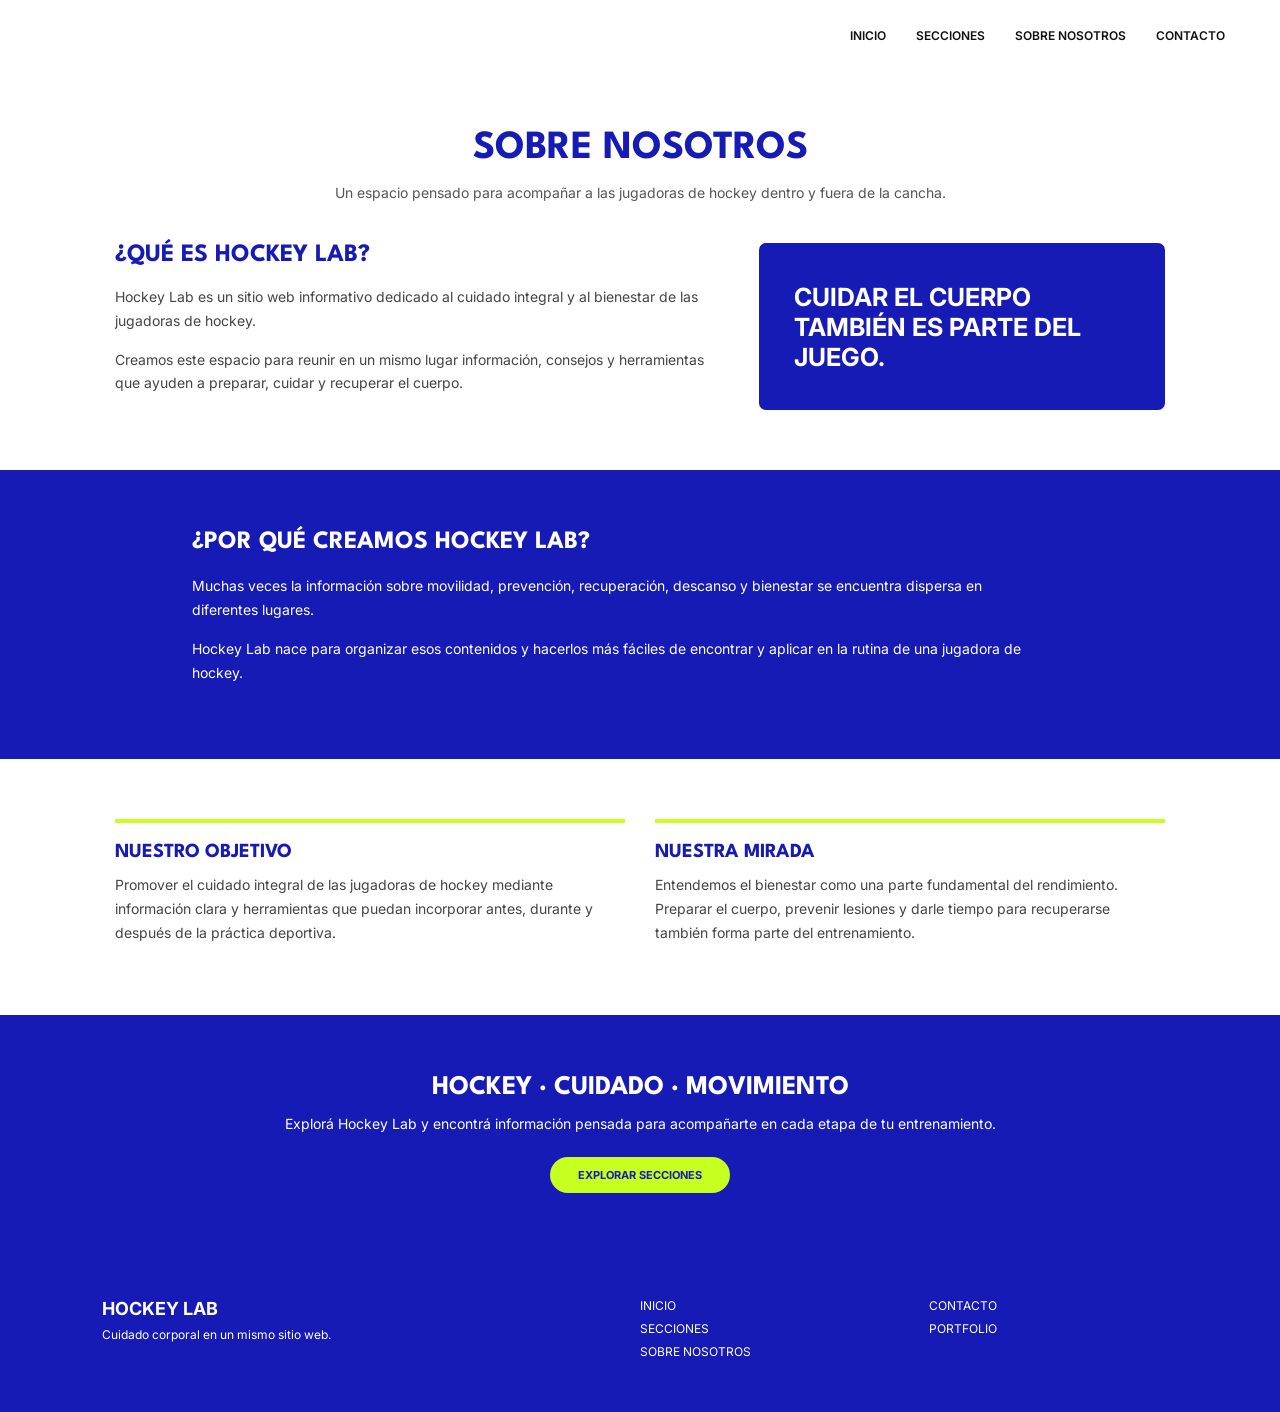
<file: pages/sobrenosotros.html>
<!DOCTYPE html>
<html lang="es">

<head>

    <meta charset="UTF-8">

    <meta name="viewport" content="width=device-width, initial-scale=1.0">

    <link rel="stylesheet" href="../css/stylesheet2.css">
    <link rel="preconnect" href="https://fonts.googleapis.com">
    <link rel="preconnect" href="https://fonts.gstatic.com" crossorigin>
    <link href="https://fonts.googleapis.com/css2?family=Inter:wght@400;500;600;700&family=League+Spartan:wght@400;500;600;700;800&display=swap" rel="stylesheet">


    <title>Sobre Nosotros | Hockey Lab</title>

</head>

<body>

    <header>

        <div class="logo">

            <a href="../index.html">
                HL
            </a>

        </div>

        <nav>

            <a href="../index.html">
                INICIO
            </a>

            <a href="secciones.html">
                SECCIONES
            </a>

            <a href="sobrenosotros.html">
                SOBRE NOSOTROS
            </a>

            <a href="contacto.html">
                CONTACTO
            </a>

        

        </nav>

    </header>


    <main>

        <section class="sobre-titulo">

            <h1>
                SOBRE NOSOTROS
            </h1>

            <p>
                Un espacio pensado para acompañar a las jugadoras
                de hockey dentro y fuera de la cancha.
            </p>

        </section>


        <section class="sobre-intro">

            <div class="sobre-texto">

                <h2>
                    ¿QUÉ ES HOCKEY LAB?
                </h2>

                <p>
                    Hockey Lab es un sitio web informativo dedicado
                    al cuidado integral y al bienestar de las jugadoras
                    de hockey.
                </p>

                <p>
                    Creamos este espacio para reunir en un mismo lugar
                    información, consejos y herramientas que ayuden a
                    preparar, cuidar y recuperar el cuerpo.
                </p>

            </div>

            <div class="sobre-frase">

                <strong>
                    CUIDAR EL CUERPO
                    TAMBIÉN ES PARTE
                    DEL JUEGO.
                </strong>

            </div>

        </section>


        <section class="sobre-problema">

            <h2>
                ¿POR QUÉ CREAMOS HOCKEY LAB?
            </h2>

            <p>
                Muchas veces la información sobre movilidad, prevención,
                recuperación, descanso y bienestar se encuentra dispersa
                en diferentes lugares.
            </p>

            <p>
                Hockey Lab nace para organizar esos contenidos y hacerlos
                más fáciles de encontrar y aplicar en la rutina de una
                jugadora de hockey.
            </p>

        </section>


        <section class="sobre-objetivo">

            <div>

                <h2>
                    NUESTRO OBJETIVO
                </h2>

                <p>
                    Promover el cuidado integral de las jugadoras de hockey
                    mediante información clara y herramientas que puedan
                    incorporar antes, durante y después de la práctica
                    deportiva.
                </p>

            </div>

            <div>

                <h2>
                    NUESTRA MIRADA
                </h2>

                <p>
                    Entendemos el bienestar como una parte fundamental
                    del rendimiento. Preparar el cuerpo, prevenir lesiones
                    y darle tiempo para recuperarse también forma parte
                    del entrenamiento.
                </p>

            </div>

        </section>


        <section class="sobre-final">

            <h2>
                HOCKEY · CUIDADO · MOVIMIENTO
            </h2>

            <p>
                Explorá Hockey Lab y encontrá información pensada
                para acompañarte en cada etapa de tu entrenamiento.
            </p>

            <a href="secciones.html">
                EXPLORAR SECCIONES
            </a>

        </section>

    </main>


    <footer>

        <div>

            <strong>
                HOCKEY LAB
            </strong>

            <p>
                Cuidado corporal en un mismo sitio web.
            </p>

        </div>

        <div>

            <a href="../index.html">
                INICIO
            </a>

            <a href="secciones.html">
                SECCIONES
            </a>

            <a href="sobrenosotros.html">
                SOBRE NOSOTROS
            </a>

        </div>

        <div>

            <a href="contacto.html">
                CONTACTO
            </a>

            <a href="portfolio.html">
                PORTFOLIO
            </a>

        </div>

    </footer>

</body>

</html>
</file>
<file: css/stylesheet2.css>
* {
    margin: 0;
    padding: 0;
    box-sizing: border-box;
}


body {
    font-family: Arial, Helvetica, sans-serif;
    background-color: white;
    color: #171bb5;
}


/* HEADER */

header {
    height: 70px;
    display: flex;
    align-items: center;
    justify-content: space-between;
    padding: 0 55px;
    background-color: white;
}


.logo a {
    width: 35px;
    height: 35px;

    display: flex;
    align-items: center;
    justify-content: center;

    color: white;

    text-decoration: none;

    font-size: 12px;

    font-weight: bold;
}


nav {
    display: flex;
    gap: 30px;
    align-items: center;
}


nav a {
    color: #111111;
    text-decoration: none;
    font-size: 12px;
    font-weight: 400;
}


nav a:hover {
    color: #171bb5;
}


/* INDEX */

.portada {
    min-height: 500px;

    display: flex;
    flex-direction: column;

    justify-content: center;
    align-items: center;

    text-align: center;

    background-color: #171bb5;

    color: white;

    padding: 40px;
}


.portada h1 {
    font-size: 55px;
    margin-bottom: 10px;
}


.portada p {
    font-size: 14px;
    font-weight: bold;
    margin-bottom: 35px;
}


.portada .boton-principal {
    background-color: #c6ff20;

    color: #171bb5;

    text-decoration: none;

    padding: 12px 45px;

    border-radius: 5px;

    font-size: 12px;

    font-weight: bold;
}


/* PRESENTACIÓN */

.presentacion {
    text-align: center;

    padding-top: 35px;

    padding-bottom: 25px;
}


.presentacion h1 {
    font-size: 42px;

    font-weight: 800;

    letter-spacing: -1px;

    margin-bottom: 8px;
}


.presentacion p {
    font-size: 13px;

    font-weight: bold;

    color: #171bb5;
}


/* FOTOS */

.fotos {
    width: 100%;

    display: grid;

    grid-template-columns: repeat(4, 1fr);

    height: 220px;
}


.fotos img {
    width: 100%;

    height: 220px;

    object-fit: cover;
}


/* BOTÓN */

.boton-principal {
    text-align: center;

    padding: 25px 0 45px;
}


.boton-principal a {
    display: inline-block;

    background-color: #c6ff20;

    color: #171bb5;

    text-decoration: none;

    font-size: 12px;

    font-weight: bold;

    padding: 12px 55px;

    border-radius: 5px;
}


.boton-principal a:hover {
    background-color: #b5ed00;
}


/* CÓMO USAR */

.como-usar {
    width: 82%;

    margin: 0 auto;

    padding: 40px;

    background-color: #171bb5;

    border-radius: 8px;

    color: white;
}


.como-usar h2 {
    font-size: 28px;

    line-height: 1.05;

    margin-bottom: 30px;

    font-weight: bold;
}


/* TARJETAS */

.tarjetas {
    display: grid;

    grid-template-columns: repeat(3, 1fr);

    gap: 30px;

    margin-bottom: 30px;
}


.tarjeta {
    background-color: white;

    border-radius: 6px;

    padding: 18px;

    color: #171bb5;
}


.tarjeta h3 {
    font-size: 14px;

    line-height: 1.15;

    margin-bottom: 12px;
}


.tarjeta img {
    width: 100%;

    height: 130px;

    object-fit: cover;

    border-radius: 4px;
}


/* DESCRIPCIÓN */

.descripcion {
    text-align: center;

    font-size: 13px;

    line-height: 1.5;

    max-width: 600px;

    margin: 0 auto 20px;
}


/* BOTÓN SECCIONES */

.boton-secciones {
    display: block;

    width: fit-content;

    margin: 0 auto;

    padding: 9px 30px;

    background-color: #c6ff20;

    color: #171bb5;

    border-radius: 20px;

    text-decoration: none;

    font-size: 11px;

    font-weight: bold;
}


.boton-secciones:hover {
    background-color: #b5ed00;
}


/* SIGUIENTE */

.siguiente {
    text-align: center;

    padding: 90px 20px;
}


.siguiente h2 {
    font-size: 30px;

    margin-bottom: 15px;
}


.siguiente p {
    color: #555555;

    font-size: 15px;
}


/* FOOTER */

footer {
    background-color: #171bb5;

    color: white;

    padding: 45px 8%;

    display: grid;

    grid-template-columns: 2fr 1fr 1fr;

    gap: 40px;
}


footer strong {
    font-size: 18px;
}


footer p {
    font-size: 12px;

    margin-top: 8px;
}


footer a {
    display: block;

    color: white;

    text-decoration: none;

    font-size: 12px;

    margin-bottom: 8px;
}


footer a:hover {
    color: #c6ff20;
}


/* CELULAR */

@media (max-width: 600px) {

    header {
        padding: 0 20px;
    }


    nav {
        gap: 12px;
    }


    nav a {
        font-size: 8px;
    }


    .presentacion h1 {
        font-size: 30px;
    }


    .fotos {
        grid-template-columns: repeat(2, 1fr);

        height: auto;
    }


    .fotos img {
        height: 150px;
    }


    .como-usar {
        width: 90%;

        padding: 25px;
    }


    .tarjetas {
        grid-template-columns: 1fr;
    }


    .tarjeta img {
        height: 150px;
    }


    .siguiente h2 {
        font-size: 23px;
    }


    footer {
        grid-template-columns: 1fr;

        text-align: center;
    }

}
/* =========================
   LO MÁS BUSCADO
========================= */

.mas-buscado {
    padding: 45px 6% 20px;
    background-color: white;
}

.mas-buscado h2 {
    color: #171bb5;
    font-size: 24px;
    margin-bottom: 20px;
}


.articulos {
    display: grid;
    grid-template-columns: repeat(3, 1fr);
    gap: 15px;
}


.articulo {
    background-color: #c6ff20;
    border-radius: 6px;
    padding: 12px;
    min-height: 100px;

    display: flex;
    flex-direction: column;
    justify-content: space-between;
}


.articulo h3 {
    color: #171bb5;
    font-size: 11px;
    line-height: 1.05;
}


.articulo a {
    background-color: #171bb5;
    color: white;
    text-decoration: none;

    width: fit-content;

    padding: 6px 18px;

    border-radius: 15px;

    font-size: 8px;
    font-weight: bold;
}



/* =========================
   RECUPERAR
========================= */

.recuperar {
    padding: 20px 6% 35px;
    background-color: white;
}


.recuperar h2 {
    color: #171bb5;
    font-size: 22px;
    margin-bottom: 20px;
}


.recuperar img {
    width: 100%;
    height: 280px;

    object-fit: cover;

    border-radius: 6px;

    display: block;
}


.recuperar p {
    color: #171bb5;

    font-size: 8px;

    font-weight: bold;

    text-align: center;

    margin: 8px auto 0;

    max-width: 600px;
}



/* =========================
   ¿LISTA PARA CUIDAR?
========================= */

.cuidar {
    padding: 20px 6%;
}


.cuidar a {
    display: block;

    background-color: #171bb5;

    color: white;

    text-decoration: none;

    text-align: center;

    padding: 16px 10px;

    border-radius: 5px;

    font-size: 12px;

    font-weight: bold;
}



/* =========================
   EXPLORÁ HOCKEY LAB
========================= */


.explora {
    margin: 0 6% 30px;
    display: flex;
    align-items: center;
    justify-content: space-between;
    background-color: #c6ff20;
    border-radius: 6px;
    min-height: 150px;
    padding: 25px 35px;
}

.explora-texto {
    position: relative;
    width: 100%;
    display: flex;
    align-items: center;
    justify-content: space-between;
}

.explora-texto h2 {
    color: #171bb5;
    font-family: 'League Spartan', sans-serif;
    font-size: 48px;
    font-weight: 800;
    line-height: 0.95;
    margin: 0;
}

.explora-texto a {
    background-color: #171bb5;
    color: white;
    text-decoration: none;
    width: 65px;
    height: 40px;
    border-radius: 5px;
    display: flex;
    align-items: center;
    justify-content: center;
    font-size: 26px;
}

/* =========================
   PÁGINA SECCIONES
========================= */

.titulo-secciones {
    text-align: center;
    padding: 55px 20px 35px;
}

.titulo-secciones h1 {
    color: #171bb5;
    font-size: 40px;
    margin-bottom: 12px;
}

.titulo-secciones p {
    color: #555555;
    font-size: 14px;
    line-height: 1.5;
}


/* LISTADO */

.lista-secciones {
    width: 82%;
    max-width: 900px;
    margin: 0 auto 70px;
}


/* CADA SECCIÓN */

.item-seccion {
    display: flex;
    align-items: center;
    justify-content: space-between;

    background-color: #171bb5;
    color: white;

    padding: 25px 30px;
    margin-bottom: 15px;

    border-radius: 7px;
}

.item-seccion h2 {
    font-size: 20px;
    margin-bottom: 7px;
}

.item-seccion p {
    font-size: 12px;
    margin: 0;
    color: white;
}


/* FLECHA */

.item-seccion a {
    width: 45px;
    height: 35px;

    display: flex;
    align-items: center;
    justify-content: center;

    background-color: #c6ff20;

    color: #171bb5;

    text-decoration: none;

    border-radius: 5px;

    font-size: 24px;
    font-weight: bold;
}

.item-seccion a:hover {
    background-color: white;
}


/* BLOQUE FINAL */

.secciones-final {
    background-color: #171bb5;

    color: white;

    text-align: center;

    padding: 55px 20px;
}

.secciones-final h2 {
    font-size: 24px;
    margin-bottom: 12px;
}

.secciones-final p {
    font-size: 13px;
    margin-bottom: 25px;
}

.secciones-final a {
    display: inline-block;

    background-color: #c6ff20;

    color: #171bb5;

    text-decoration: none;

    padding: 10px 28px;

    border-radius: 20px;

    font-size: 11px;

    font-weight: bold;
}


/* CELULAR */

@media (max-width: 600px) {

    .titulo-secciones h1 {
        font-size: 30px;
    }

    .lista-secciones {
        width: 90%;
    }

    .item-seccion {
        padding: 20px;
    }

    .item-seccion h2 {
        font-size: 16px;
    }

}
/* SOBRE NOSOTROS */

.sobre-titulo {
    text-align: center;
    padding: 60px 20px 40px;
}

.sobre-titulo h1 {
    color: #171bb5;
    font-size: 40px;
    margin-bottom: 15px;
}

.sobre-titulo p {
    color: #555555;
    font-size: 14px;
    line-height: 1.5;
}


.sobre-intro {
    width: 82%;
    max-width: 1000px;
    margin: 0 auto 60px;
    display: flex;
    gap: 40px;
    align-items: stretch;
}

.sobre-texto {
    width: 60%;
}

.sobre-texto h2 {
    color: #171bb5;
    font-size: 25px;
    margin-bottom: 18px;
}

.sobre-texto p {
    color: #444444;
    font-size: 14px;
    line-height: 1.7;
    margin-bottom: 15px;
}

.sobre-frase {
    width: 40%;
    background-color: #171bb5;
    color: white;
    display: flex;
    align-items: center;
    justify-content: center;
    padding: 35px;
    border-radius: 7px;
}

.sobre-frase strong {
    font-size: 25px;
    line-height: 1.2;
}


.sobre-problema {
    background-color: #171bb5;
    color: white;
    padding: 60px 15%;
    margin-bottom: 60px;
}

.sobre-problema h2 {
    font-size: 25px;
    margin-bottom: 20px;
}

.sobre-problema p {
    font-size: 14px;
    line-height: 1.7;
    max-width: 850px;
    margin-bottom: 15px;
}


.sobre-objetivo {
    width: 82%;
    max-width: 1000px;
    margin: 0 auto 70px;
    display: flex;
    gap: 30px;
}

.sobre-objetivo > div {
    width: 50%;
    border-top: 4px solid #c6ff20;
    padding-top: 20px;
}

.sobre-objetivo h2 {
    color: #171bb5;
    font-size: 20px;
    margin-bottom: 12px;
}

.sobre-objetivo p {
    color: #444444;
    font-size: 14px;
    line-height: 1.7;
}


.sobre-final {
    background-color: #171bb5;
    color: white;
    text-align: center;
    padding: 60px 20px;
}

.sobre-final h2 {
    font-size: 27px;
    margin-bottom: 15px;
}

.sobre-final p {
    font-size: 14px;
    margin-bottom: 25px;
}

.sobre-final a {
    display: inline-block;
    background-color: #c6ff20;
    color: #171bb5;
    text-decoration: none;
    padding: 11px 28px;
    border-radius: 20px;
    font-size: 11px;
    font-weight: bold;
}


@media (max-width: 700px) {

    .sobre-titulo h1 {
        font-size: 30px;
    }

    .sobre-intro {
        width: 90%;
        display: block;
    }

    .sobre-texto,
    .sobre-frase {
        width: 100%;
    }

    .sobre-frase {
        margin-top: 25px;
    }

    .sobre-problema {
        padding: 45px 8%;
    }

    .sobre-objetivo {
        width: 90%;
        display: block;
    }

    .sobre-objetivo > div {
        width: 100%;
        margin-bottom: 35px;
    }

}
/* CONTACTO */

.contacto-titulo {
    text-align: center;
    padding: 60px 20px 40px;
}

.contacto-titulo h1 {
    color: #171bb5;
    font-size: 40px;
    margin-bottom: 15px;
}

.contacto-titulo p {
    color: #555555;
    font-size: 14px;
    line-height: 1.5;
}


.contacto-contenido {
    width: 82%;
    max-width: 1000px;
    margin: 0 auto 70px;
    display: flex;
    gap: 50px;
}


.contacto-info {
    width: 45%;
}

.contacto-info h2,
.formulario h2 {
    color: #171bb5;
    font-size: 24px;
    margin-bottom: 18px;
}

.contacto-info > p {
    color: #444444;
    font-size: 14px;
    line-height: 1.7;
    margin-bottom: 15px;
}


.datos-contacto {
    margin-top: 30px;
    border-left: 4px solid #c6ff20;
    padding-left: 20px;
}

.datos-contacto p {
    color: #444444;
    font-size: 13px;
    line-height: 1.6;
    margin-bottom: 18px;
}

.datos-contacto strong {
    color: #171bb5;
    font-size: 11px;
}


.formulario {
    width: 55%;
    background-color: #171bb5;
    padding: 35px;
    border-radius: 7px;
}

.formulario h2 {
    color: white;
}


.formulario form {
    display: flex;
    flex-direction: column;
}


.formulario label {
    color: white;
    font-size: 10px;
    font-weight: bold;
    margin-bottom: 6px;
    margin-top: 12px;
}


.formulario input,
.formulario textarea {
    width: 100%;
    box-sizing: border-box;
    border: none;
    padding: 12px;
    font-family: inherit;
    font-size: 12px;
    border-radius: 4px;
    outline: none;
}


.formulario textarea {
    resize: vertical;
}


.formulario button {
    margin-top: 20px;
    width: fit-content;
    border: none;
    background-color: #c6ff20;
    color: #171bb5;
    padding: 11px 25px;
    border-radius: 20px;
    font-size: 10px;
    font-weight: bold;
    cursor: pointer;
}


.formulario button:hover {
    background-color: white;
}


.contacto-final {
    background-color: #171bb5;
    color: white;
    text-align: center;
    padding: 55px 20px;
}

.contacto-final h2 {
    font-size: 25px;
    margin-bottom: 12px;
}

.contacto-final p {
    font-size: 13px;
}


@media (max-width: 700px) {

    .contacto-titulo h1 {
        font-size: 30px;
    }

    .contacto-contenido {
        width: 90%;
        display: block;
    }

    .contacto-info,
    .formulario {
        width: 100%;
        box-sizing: border-box;
    }

    .formulario {
        margin-top: 35px;
    }

}


/* ========================================
   HOCKEY LAB - ORGANIZACIÓN CON FLEXBOX
   ======================================== */


/* LISTADO DE SECCIONES */

.lista-secciones {
    display: flex;
    flex-direction: column;
    flex-wrap: wrap;
    justify-content: center;
    align-items: stretch;
    align-content: center;
    gap: 20px;
}


/* CADA CAJA DE SECCIÓN */

.item-seccion {
    display: flex;
    flex-direction: row;
    flex-wrap: nowrap;
    justify-content: space-between;
    align-items: center;
    gap: 20px;
}


/* TARJETAS DE CONTENIDO */

.seccion-tarjetas {
    display: flex;
    flex-direction: row;
    flex-wrap: wrap;
    justify-content: center;
    align-items: stretch;
    align-content: center;
    gap: 24px;
}


/* CADA TARJETA */

.seccion-card {
    display: flex;
    flex-direction: column;
    flex-wrap: nowrap;
    justify-content: space-between;
    align-items: stretch;
    align-self: stretch;
    flex: 1 1 250px;
    min-width: 0;
}


/* BOTONES DENTRO DE LAS TARJETAS */

.seccion-card .boton-secciones {
    align-self: flex-start;
}


/* ADAPTACIÓN A CELULARES */

@media (max-width: 600px) {

    .item-seccion {
        flex-direction: column;
        flex-wrap: wrap;
        justify-content: center;
        align-items: flex-start;
        gap: 12px;
    }

    .seccion-tarjetas {
        flex-direction: column;
        flex-wrap: nowrap;
        justify-content: flex-start;
        align-items: stretch;
        align-content: stretch;
        gap: 16px;
    }

    .seccion-card {
        flex: 1 1 auto;
        width: 100%;
    }

    .seccion-card .boton-secciones {
        align-self: flex-start;
    }
}


/* ========================================
   TIPOGRAFÍAS - HOCKEY LAB
   ======================================== */

/* Tipografía general para toda la web */
body {
    font-family: 'Inter', sans-serif;
    font-weight: 400;
}

/* Títulos principales y secundarios */
h1,
h2,
h3,
h4,
h5,
h6 {
    font-family: 'League Spartan', sans-serif;
    font-weight: 700;
}

/* Navegación */
nav,
nav a {
    font-family: 'Inter', sans-serif;
    font-weight: 600;
}

/* Botones */
button,
.boton-secciones,
a.boton-secciones {
    font-family: 'Inter', sans-serif;
    font-weight: 700;
}

.logo img {
    display: block;
    width: 125px;
    height: auto;
}


.logo {
    background: transparent;
    border-radius: 0;
}

.logo::before,
.logo::after {
    content: none;
    display: none;
}

.logo img {
    background: transparent;
    border-radius: 0;
}
 
/* ===================================
   PAGINA MOVILIDAD Y ACTIVACION
=================================== */

.movilidad-page {
    width: 100%;
    margin: 0 auto;
    font-family: 'Inter', sans-serif;
}

/* ENCABEZADO */

.movilidad-header {
    display: flex;
    flex-direction: row;
    justify-content: flex-end;
    align-items: center;
    padding: 25px 5%;
}

.movilidad-header nav {
    display: flex;
    flex-direction: row;
    flex-wrap: wrap;
    justify-content: flex-end;
    align-items: center;
    gap: 35px;
}

.movilidad-header nav a {
    color: #171BB5;
    text-decoration: none;
    font-family: 'Inter', sans-serif;
    font-size: 13px;
    font-weight: 700;
}

/* PORTADA */

.movilidad-portada {
    background-color: #171BB5;
    color: white;
    padding: 90px 8%;
}

.movilidad-portada-texto {
    max-width: 750px;
}

.etiqueta-movilidad {
    color: #C6FF20;
    font-size: 12px;
    font-weight: 700;
    letter-spacing: 2px;
}

.movilidad-portada h1 {
    font-family: 'League Spartan', sans-serif;
    font-size: 60px;
    line-height: 0.95;
    margin: 20px 0;
}

.movilidad-portada p {
    font-size: 16px;
    line-height: 1.7;
}

.boton-movilidad {
    display: inline-block;
    background-color: #C6FF20;
    color: #171BB5;
    text-decoration: none;
    padding: 13px 22px;
    margin-top: 20px;
    border-radius: 5px;
    font-size: 13px;
    font-weight: 700;
}

/* INTRODUCCIÓN */

.movilidad-intro {
    padding: 65px 10%;
    text-align: center;
    max-width: 1000px;
    margin: auto;
}

.movilidad-intro h2,
.movilidad-titulo h2,
.activacion-texto h2,
.movilidad-consejos h2,
.movilidad-final h2 {
    font-family: 'League Spartan', sans-serif;
    color: #171BB5;
    font-size: 34px;
}

.movilidad-intro p {
    line-height: 1.8;
    color: #444444;
}

/* EJERCICIOS */

.movilidad-ejercicios {
    padding: 60px 7%;
    background-color: #F5F5F5;
}

.movilidad-titulo {
    margin-bottom: 35px;
}

.movilidad-titulo p {
    line-height: 1.6;
}

/* CSS GRID */

.movilidad-grid {
    display: grid;
    grid-template-columns: repeat(2, 1fr);
    gap: 25px;
}

.movilidad-card {
    background-color: white;
    border-radius: 8px;
    overflow: hidden;
}

.movilidad-card img {
    width: 100%;
    height: 240px;
    object-fit: cover;
    display: block;
}

.movilidad-card-texto {
    padding: 22px;
}

.movilidad-card h3 {
    font-family: 'League Spartan', sans-serif;
    color: #171BB5;
    font-size: 23px;
}

.movilidad-card p {
    color: #444444;
    font-size: 14px;
    line-height: 1.7;
}

/* ACTIVACIÓN */

.movilidad-activacion {
    display: flex;
    flex-direction: row;
    flex-wrap: wrap;
    justify-content: space-between;
    align-items: center;
    gap: 45px;
    padding: 75px 8%;
}

.activacion-texto {
    flex: 1 1 300px;
}

.activacion-lista {
    flex: 1 1 350px;
    display: flex;
    flex-direction: column;
    gap: 15px;
}

.activacion-item {
    display: flex;
    flex-direction: row;
    justify-content: flex-start;
    align-items: center;
    gap: 20px;
    padding: 18px;
    border-left: 5px solid #C6FF20;
    background-color: #F5F5F5;
}

.activacion-item span {
    font-family: 'League Spartan', sans-serif;
    color: #171BB5;
    font-size: 30px;
    font-weight: 700;
}

.activacion-item h3 {
    color: #171BB5;
    font-family: 'League Spartan', sans-serif;
    margin-bottom: 5px;
}

.activacion-item p {
    font-size: 13px;
    margin: 0;
}

/* CONSEJOS */

.movilidad-consejos {
    background-color: #C6FF20;
    padding: 65px 7%;
}

.consejos-grid {
    display: grid;
    grid-template-columns: repeat(3, 1fr);
    gap: 20px;
}

.consejo {
    background-color: white;
    padding: 25px;
    border-radius: 6px;
}

.consejo h3 {
    color: #171BB5;
    font-family: 'League Spartan', sans-serif;
}

.consejo p {
    font-size: 14px;
    line-height: 1.7;
}

/* CIERRE */

.movilidad-final {
    background-color: #171BB5;
    color: white;
    text-align: center;
    padding: 65px 7%;
}

.movilidad-final h2 {
    color: white;
}

.movilidad-final p {
    line-height: 1.7;
}

.movilidad-footer {
    background-color: #171BB5;
    color: white;
    text-align: center;
    padding: 22px;
    font-size: 12px;
    font-weight: 600;
}

/* RESPONSIVE DESIGN */

@media (max-width: 700px) {

    .movilidad-header {
        justify-content: center;
    }

    .movilidad-header nav {
        justify-content: center;
        gap: 15px;
    }

    .movilidad-portada {
        padding: 60px 7%;
    }

    .movilidad-portada h1 {
        font-size: 42px;
    }

    .movilidad-grid {
        grid-template-columns: 1fr;
    }

    .movilidad-activacion {
        flex-direction: column;
        align-items: stretch;
    }

    .consejos-grid {
        grid-template-columns: 1fr;
    }

}

/* PREPARACION PREPARTIDO */

.movilidad-prepartido {
    padding: 65px 7%;
    background-color: #171BB5;
    color: white;
}

.movilidad-prepartido h2 {
    font-family: 'League Spartan', sans-serif;
    font-size: 36px;
    color: #C6FF20;
}

.movilidad-prepartido > p {
    line-height: 1.7;
    max-width: 750px;
}

/* GRID DE LA RUTINA */

.prepartido-grid {
    display: grid;
    grid-template-columns: repeat(4, 1fr);
    gap: 18px;
    margin-top: 30px;
}

.prepartido-item {
    background-color: white;
    color: #222222;
    padding: 22px;
    border-radius: 6px;
}

.prepartido-item span {
    color: #171BB5;
    font-family: 'League Spartan', sans-serif;
    font-size: 30px;
    font-weight: 700;
}

.prepartido-item h3 {
    color: #171BB5;
    font-family: 'League Spartan', sans-serif;
}

.prepartido-item p {
    font-size: 13px;
    line-height: 1.6;
}

/* REPETICIONES EN TARJETAS */

.movilidad-card-texto span {
    display: inline-block;
    margin-top: 12px;
    color: #171BB5;
    font-size: 12px;
    font-weight: 700;
}

/* ADAPTACIÓN A TABLETS Y CELULARES */

@media (max-width: 900px) {
    .prepartido-grid {
        grid-template-columns: repeat(2, 1fr);
    }
}

@media (max-width: 600px) {
    .prepartido-grid {
        grid-template-columns: 1fr;
    }
}

/* =========================
   PREVENCION
========================= */

.prevencion-page {
    margin: 0;
    font-family: 'Inter', sans-serif;
    color: #171BB5;
    background: #FFFFFF;
}

.prevencion-page h1,
.prevencion-page h2,
.prevencion-page h3,
.prevencion-logo {
    font-family: 'League Spartan', sans-serif;
}

.prevencion-header {
    background: #171BB5;
    color: white;
    padding: 22px 7%;
    display: flex;
    justify-content: space-between;
    align-items: center;
    flex-wrap: wrap;
    gap: 20px;
}

.prevencion-logo {
    color: #C6FF20;
    font-size: 27px;
    font-weight: 800;
    text-decoration: none;
}

.prevencion-header nav {
    display: flex;
    gap: 28px;
    flex-wrap: wrap;
}

.prevencion-header nav a {
    color: white;
    text-decoration: none;
    font-size: 12px;
    font-weight: 700;
}

.prevencion-header nav a:hover {
    color: #C6FF20;
}

.prevencion-portada {
    background: #171BB5;
    color: white;
    padding: 65px 7% 85px;
    display: grid;
    grid-template-columns: 1fr 1fr;
    align-items: center;
    gap: 45px;
}

.prevencion-portada-texto h1 {
    font-size: clamp(55px, 8vw, 100px);
    line-height: 0.9;
    margin: 20px 0;
}

.prevencion-etiqueta,
.prevencion-intro > span,
.prevencion-titulo > span,
.prevencion-habitos-texto > span,
.prevencion-alerta-texto > span,
.prevencion-rutina > span {
    color: #C6FF20;
    font-size: 12px;
    font-weight: 800;
    letter-spacing: 2px;
}

.prevencion-portada-texto p {
    max-width: 480px;
    line-height: 1.7;
    font-size: 16px;
}

.prevencion-boton {
    display: inline-block;
    background: #C6FF20;
    color: #171BB5;
    text-decoration: none;
    padding: 15px 23px;
    margin-top: 20px;
    font-size: 12px;
    font-weight: 800;
}

.prevencion-portada-imagen img {
    width: 100%;
    height: 390px;
    object-fit: cover;
    display: block;
}

.prevencion-intro {
    padding: 85px 15%;
    text-align: center;
}

.prevencion-intro > span,
.prevencion-titulo > span {
    color: #171BB5;
}

.prevencion-intro h2 {
    font-size: clamp(32px, 5vw, 55px);
    margin: 18px 0;
}

.prevencion-intro p {
    max-width: 760px;
    margin: auto;
    line-height: 1.8;
    color: #555;
}

.prevencion-lesiones {
    background: #F3F3F3;
    padding: 75px 7%;
}

.prevencion-titulo {
    margin-bottom: 40px;
}

.prevencion-titulo h2,
.prevencion-habitos h2,
.prevencion-alerta h2,
.prevencion-rutina h2 {
    font-size: clamp(34px, 5vw, 55px);
    margin: 15px 0;
}

.prevencion-titulo p {
    color: #555;
    line-height: 1.7;
}

.prevencion-grid {
    display: grid;
    grid-template-columns: repeat(2, 1fr);
    gap: 25px;
}

.prevencion-card {
    background: white;
}

.prevencion-card img {
    width: 100%;
    height: 260px;
    object-fit: cover;
    display: block;
}

.prevencion-card-texto {
    padding: 25px;
}

.prevencion-card-texto > span {
    color: #171BB5;
    font-weight: 800;
    font-size: 13px;
}

.prevencion-card-texto h3 {
    font-size: 28px;
    margin: 10px 0;
}

.prevencion-card-texto p {
    color: #555;
    line-height: 1.7;
    margin: 0;
}

.prevencion-habitos {
    padding: 85px 10%;
    display: grid;
    grid-template-columns: 0.9fr 1.1fr;
    gap: 70px;
    align-items: start;
}

.prevencion-habitos-texto > span {
    color: #171BB5;
}

.prevencion-habitos-texto h2 {
    line-height: 1;
}

.prevencion-habitos-texto p {
    color: #555;
    line-height: 1.7;
}

.prevencion-habitos-lista {
    display: flex;
    flex-direction: column;
    gap: 25px;
}

.prevencion-habito {
    display: flex;
    gap: 22px;
    padding-bottom: 20px;
    border-bottom: 1px solid #D9D9D9;
}

.prevencion-habito > span {
    background: #C6FF20;
    color: #171BB5;
    width: 38px;
    height: 38px;
    min-width: 38px;
    display: flex;
    justify-content: center;
    align-items: center;
    font-weight: 800;
}

.prevencion-habito h3 {
    margin: 0 0 8px;
    font-size: 23px;
}

.prevencion-habito p {
    color: #555;
    line-height: 1.6;
    margin: 0;
}

.prevencion-alerta {
    background: #171BB5;
    color: white;
    padding: 80px 7%;
}

.prevencion-alerta-texto {
    max-width: 700px;
    margin-bottom: 40px;
}

.prevencion-alerta-texto h2 {
    line-height: 1;
}

.prevencion-alerta-texto p {
    line-height: 1.7;
}

.prevencion-alerta-grid {
    display: grid;
    grid-template-columns: repeat(4, 1fr);
    gap: 18px;
}

.prevencion-alerta-item {
    border-top: 3px solid #C6FF20;
    padding: 20px 5px;
}

.prevencion-alerta-item h3 {
    color: #C6FF20;
    font-size: 22px;
}

.prevencion-alerta-item p {
    font-size: 14px;
    line-height: 1.7;
}

.prevencion-aclaracion {
    margin-top: 35px;
    max-width: 850px;
    font-size: 13px;
    line-height: 1.7;
    color: #DADCFD;
}

.prevencion-rutina {
    padding: 80px 7%;
}

.prevencion-rutina > span {
    color: #171BB5;
}

.prevencion-rutina h2 {
    max-width: 750px;
    margin-bottom: 40px;
}

.prevencion-rutina-grid {
    display: grid;
    grid-template-columns: repeat(3, 1fr);
    gap: 20px;
}

.prevencion-rutina-grid > div {
    background: #F3F3F3;
    padding: 30px;
    border-bottom: 5px solid #C6FF20;
}

.prevencion-rutina-grid span {
    color: #171BB5;
    font-weight: 800;
    font-size: 12px;
    letter-spacing: 2px;
}

.prevencion-rutina-grid h3 {
    font-size: 30px;
    margin: 15px 0 10px;
}

.prevencion-rutina-grid p {
    color: #555;
    line-height: 1.7;
}

.prevencion-final {
    background: #C6FF20;
    color: #171BB5;
    text-align: center;
    padding: 65px 10%;
}

.prevencion-final h2 {
    font-size: clamp(35px, 5vw, 58px);
    margin: 0 auto 15px;
    max-width: 900px;
}

.prevencion-final p {
    font-weight: 600;
}

.prevencion-footer {
    background: #171BB5;
    color: white;
    padding: 25px;
    text-align: center;
    font-size: 12px;
    letter-spacing: 2px;
}

/* TABLET */
@media (max-width: 900px) {
    .prevencion-portada,
    .prevencion-habitos {
        grid-template-columns: 1fr;
    }

    .prevencion-alerta-grid {
        grid-template-columns: repeat(2, 1fr);
    }

    .prevencion-portada-imagen img {
        height: 320px;
    }
}

/* CELULAR */
@media (max-width: 600px) {
    .prevencion-header {
        padding: 20px 5%;
    }

    .prevencion-header nav {
        gap: 14px;
    }

    .prevencion-portada,
    .prevencion-lesiones,
    .prevencion-alerta {
        padding: 50px 6%;
    }

    .prevencion-grid,
    .prevencion-alerta-grid,
    .prevencion-rutina-grid {
        grid-template-columns: 1fr;
    }

    .prevencion-intro,
    .prevencion-habitos,
    .prevencion-rutina {
        padding: 55px 7%;
    }

    .prevencion-portada-imagen img {
        height: 250px;
    }
}

/* =========================
   RECUPERACION
========================= */

.recuperacion-page {
    margin: 0;
    font-family: 'Inter', sans-serif;
    color: #171BB5;
    background: #FFFFFF;
}

.recuperacion-page h1,
.recuperacion-page h2,
.recuperacion-page h3,
.recuperacion-logo {
    font-family: 'League Spartan', sans-serif;
}

.recuperacion-header {
    background: #171BB5;
    color: white;
    padding: 22px 7%;
    display: flex;
    justify-content: space-between;
    align-items: center;
    flex-wrap: wrap;
    gap: 20px;
}

.recuperacion-logo {
    color: #C6FF20;
    font-size: 27px;
    font-weight: 800;
    text-decoration: none;
}

.recuperacion-header nav {
    display: flex;
    gap: 28px;
    flex-wrap: wrap;
}

.recuperacion-header nav a {
    color: white;
    text-decoration: none;
    font-size: 12px;
    font-weight: 700;
}

.recuperacion-header nav a:hover {
    color: #C6FF20;
}

.recuperacion-portada {
    background: #171BB5;
    color: white;
    padding: 65px 7% 85px;
    display: grid;
    grid-template-columns: 1fr 1fr;
    align-items: center;
    gap: 45px;
}

.recuperacion-portada-texto > span,
.recuperacion-intro > span,
.recuperacion-titulo > span,
.recuperacion-guia-texto > span,
.recuperacion-herramientas-titulo > span,
.recuperacion-sueno-texto > span {
    color: #C6FF20;
    font-size: 12px;
    font-weight: 800;
    letter-spacing: 2px;
}

.recuperacion-portada-texto h1 {
    font-size: clamp(55px, 8vw, 100px);
    line-height: 0.9;
    margin: 20px 0;
}

.recuperacion-portada-texto p {
    max-width: 480px;
    line-height: 1.7;
    font-size: 16px;
}

.recuperacion-boton {
    display: inline-block;
    background: #C6FF20;
    color: #171BB5;
    text-decoration: none;
    padding: 15px 23px;
    margin-top: 20px;
    font-size: 12px;
    font-weight: 800;
}

.recuperacion-portada-imagen img {
    width: 100%;
    height: 390px;
    object-fit: cover;
    display: block;
}

.recuperacion-intro {
    padding: 85px 15%;
    text-align: center;
}

.recuperacion-intro > span,
.recuperacion-titulo > span {
    color: #171BB5;
}

.recuperacion-intro h2 {
    font-size: clamp(32px, 5vw, 55px);
    margin: 18px 0;
}

.recuperacion-intro p {
    max-width: 760px;
    margin: auto;
    line-height: 1.8;
    color: #555;
}

.recuperacion-pilares {
    background: #F3F3F3;
    padding: 75px 7%;
}

.recuperacion-titulo {
    margin-bottom: 40px;
}

.recuperacion-titulo h2,
.recuperacion-guia h2,
.recuperacion-herramientas h2,
.recuperacion-sueno h2 {
    font-size: clamp(34px, 5vw, 55px);
    margin: 15px 0;
}

.recuperacion-titulo p {
    color: #555;
    line-height: 1.7;
}

.recuperacion-grid {
    display: grid;
    grid-template-columns: repeat(2, 1fr);
    gap: 25px;
}

.recuperacion-card {
    background: white;
}

.recuperacion-card img {
    width: 100%;
    height: 260px;
    object-fit: cover;
    display: block;
}

.recuperacion-card > div {
    padding: 25px;
}

.recuperacion-card > div > span {
    color: #171BB5;
    font-size: 13px;
    font-weight: 800;
}

.recuperacion-card h3 {
    font-size: 28px;
    margin: 10px 0;
}

.recuperacion-card p {
    color: #555;
    line-height: 1.7;
    margin: 0;
}

.recuperacion-guia {
    padding: 85px 10%;
    display: grid;
    grid-template-columns: 0.9fr 1.1fr;
    gap: 70px;
    align-items: start;
}

.recuperacion-guia-texto > span {
    color: #171BB5;
}

.recuperacion-guia-texto h2 {
    line-height: 1;
}

.recuperacion-guia-texto p {
    color: #555;
    line-height: 1.7;
}

.recuperacion-pasos {
    display: flex;
    flex-direction: column;
    gap: 25px;
}

.recuperacion-paso {
    display: flex;
    gap: 22px;
    padding-bottom: 20px;
    border-bottom: 1px solid #D9D9D9;
}

.recuperacion-paso > span {
    background: #C6FF20;
    color: #171BB5;
    width: 38px;
    height: 38px;
    min-width: 38px;
    display: flex;
    justify-content: center;
    align-items: center;
    font-weight: 800;
}

.recuperacion-paso h3 {
    margin: 0 0 8px;
    font-size: 23px;
}

.recuperacion-paso p {
    color: #555;
    line-height: 1.6;
    margin: 0;
}

.recuperacion-herramientas {
    background: #171BB5;
    color: white;
    padding: 80px 7%;
}

.recuperacion-herramientas-titulo {
    max-width: 750px;
    margin-bottom: 40px;
}

.recuperacion-herramientas-titulo h2 {
    line-height: 1;
}

.recuperacion-herramientas-titulo p {
    line-height: 1.7;
}

.recuperacion-herramientas-grid {
    display: grid;
    grid-template-columns: repeat(3, 1fr);
    gap: 22px;
}

.recuperacion-herramienta {
    background: white;
    color: #171BB5;
    padding-bottom: 25px;
}

.recuperacion-herramienta img {
    width: 100%;
    height: 230px;
    object-fit: cover;
    display: block;
}

.recuperacion-herramienta h3 {
    font-size: 25px;
    padding: 0 22px;
    margin: 22px 0 10px;
}

.recuperacion-herramienta p {
    color: #555;
    line-height: 1.7;
    padding: 0 22px;
    margin: 0;
}

.recuperacion-sueno {
    display: grid;
    grid-template-columns: 1fr 1fr;
    align-items: center;
    gap: 55px;
    padding: 85px 7%;
}

.recuperacion-sueno-imagen img {
    width: 100%;
    height: 420px;
    object-fit: cover;
    display: block;
}

.recuperacion-sueno-texto > span {
    color: #171BB5;
}

.recuperacion-sueno-texto h2 {
    line-height: 1;
}

.recuperacion-sueno-texto p {
    color: #555;
    line-height: 1.8;
}

.recuperacion-final {
    background: #C6FF20;
    color: #171BB5;
    text-align: center;
    padding: 65px 10%;
}

.recuperacion-final h2 {
    font-size: clamp(35px, 5vw, 58px);
    margin: 0 auto 15px;
    max-width: 900px;
}

.recuperacion-final p {
    font-weight: 600;
}

.recuperacion-footer {
    background: #171BB5;
    color: white;
    padding: 25px;
    text-align: center;
    font-size: 12px;
    letter-spacing: 2px;
}

/* TABLET */
@media (max-width: 900px) {
    .recuperacion-portada,
    .recuperacion-guia,
    .recuperacion-sueno {
        grid-template-columns: 1fr;
    }

    .recuperacion-herramientas-grid {
        grid-template-columns: repeat(2, 1fr);
    }

    .recuperacion-portada-imagen img {
        height: 320px;
    }
}

/* CELULAR */
@media (max-width: 600px) {
    .recuperacion-header {
        padding: 20px 5%;
    }

    .recuperacion-header nav {
        gap: 14px;
    }

    .recuperacion-portada,
    .recuperacion-pilares,
    .recuperacion-herramientas {
        padding: 50px 6%;
    }

    .recuperacion-grid,
    .recuperacion-herramientas-grid {
        grid-template-columns: 1fr;
    }

    .recuperacion-intro,
    .recuperacion-guia,
    .recuperacion-sueno {
        padding: 55px 7%;
    }

    .recuperacion-portada-imagen img {
        height: 250px;
    }

    .recuperacion-sueno-imagen img {
        height: 280px;
    }
}


/* =========================
   BIENESTAR
========================= */

.bienestar-page {
    margin: 0;
    font-family: 'Inter', sans-serif;
    color: #171BB5;
    background: #FFFFFF;
}

.bienestar-page h1,
.bienestar-page h2,
.bienestar-page h3,
.bienestar-logo {
    font-family: 'League Spartan', sans-serif;
}

.bienestar-header {
    background: #171BB5;
    color: white;
    padding: 22px 7%;
    display: flex;
    justify-content: space-between;
    align-items: center;
    flex-wrap: wrap;
    gap: 20px;
}

.bienestar-logo {
    color: #C6FF20;
    font-size: 27px;
    font-weight: 800;
    text-decoration: none;
}

.bienestar-header nav {
    display: flex;
    gap: 28px;
    flex-wrap: wrap;
}

.bienestar-header nav a {
    color: white;
    text-decoration: none;
    font-size: 12px;
    font-weight: 700;
}

.bienestar-header nav a:hover {
    color: #C6FF20;
}

.bienestar-portada {
    background: #171BB5;
    color: white;
    padding: 65px 7% 85px;
    display: grid;
    grid-template-columns: 1fr 1fr;
    align-items: center;
    gap: 45px;
}

.bienestar-portada-texto > span,
.bienestar-intro > span,
.bienestar-titulo > span,
.bienestar-ciclo-texto > span,
.bienestar-equilibrio-texto > span,
.bienestar-consejos-titulo > span {
    color: #C6FF20;
    font-size: 12px;
    font-weight: 800;
    letter-spacing: 2px;
}

.bienestar-portada-texto h1 {
    font-size: clamp(55px, 8vw, 100px);
    line-height: 0.9;
    margin: 20px 0;
}

.bienestar-portada-texto p {
    max-width: 480px;
    line-height: 1.7;
    font-size: 16px;
}

.bienestar-boton {
    display: inline-block;
    background: #C6FF20;
    color: #171BB5;
    text-decoration: none;
    padding: 15px 23px;
    margin-top: 20px;
    font-size: 12px;
    font-weight: 800;
}

.bienestar-portada-imagen img {
    width: 100%;
    height: 390px;
    object-fit: cover;
    display: block;
}

.bienestar-intro {
    padding: 85px 15%;
    text-align: center;
}

.bienestar-intro > span,
.bienestar-titulo > span {
    color: #171BB5;
}

.bienestar-intro h2 {
    font-size: clamp(32px, 5vw, 55px);
    margin: 18px 0;
}

.bienestar-intro p {
    max-width: 760px;
    margin: auto;
    line-height: 1.8;
    color: #555;
}

.bienestar-contenido {
    background: #F3F3F3;
    padding: 75px 7%;
}

.bienestar-titulo {
    margin-bottom: 40px;
}

.bienestar-titulo h2,
.bienestar-ciclo h2,
.bienestar-equilibrio h2,
.bienestar-consejos h2 {
    font-size: clamp(34px, 5vw, 55px);
    margin: 15px 0;
}

.bienestar-grid {
    display: grid;
    grid-template-columns: repeat(2, 1fr);
    gap: 25px;
}

.bienestar-card {
    background: white;
}

.bienestar-card img {
    width: 100%;
    height: 260px;
    object-fit: cover;
    display: block;
}

.bienestar-card > div {
    padding: 25px;
}

.bienestar-card > div > span {
    color: #171BB5;
    font-size: 12px;
    font-weight: 800;
    letter-spacing: 1px;
}

.bienestar-card h3 {
    font-size: 27px;
    margin: 12px 0;
}

.bienestar-card p {
    color: #555;
    line-height: 1.7;
    margin: 0;
}

.bienestar-ciclo {
    display: grid;
    grid-template-columns: 1fr 1fr;
    align-items: center;
    gap: 55px;
    padding: 85px 7%;
}

.bienestar-ciclo-imagen img {
    width: 100%;
    height: 430px;
    object-fit: cover;
    display: block;
}

.bienestar-ciclo-texto > span,
.bienestar-equilibrio-texto > span {
    color: #171BB5;
}

.bienestar-ciclo-texto h2,
.bienestar-equilibrio-texto h2 {
    line-height: 1;
}

.bienestar-ciclo-texto p,
.bienestar-equilibrio-texto p {
    color: #555;
    line-height: 1.8;
}

.bienestar-equilibrio {
    background: #F3F3F3;
    display: grid;
    grid-template-columns: 1fr 1fr;
    align-items: center;
    gap: 55px;
    padding: 85px 7%;
}

.bienestar-equilibrio-imagen img {
    width: 100%;
    height: 380px;
    object-fit: cover;
    display: block;
}

.bienestar-consejos {
    background: #171BB5;
    color: white;
    padding: 80px 7%;
}

.bienestar-consejos-titulo {
    max-width: 750px;
    margin-bottom: 40px;
}

.bienestar-consejos-titulo h2 {
    line-height: 1;
}

.bienestar-consejos-grid {
    display: grid;
    grid-template-columns: repeat(4, 1fr);
    gap: 20px;
}

.bienestar-consejo {
    border-top: 3px solid #C6FF20;
    padding: 22px 5px;
}

.bienestar-consejo > span {
    color: #C6FF20;
    font-weight: 800;
    font-size: 13px;
}

.bienestar-consejo h3 {
    font-size: 23px;
    margin: 15px 0 10px;
}

.bienestar-consejo p {
    font-size: 14px;
    line-height: 1.7;
}

.bienestar-final {
    background: #C6FF20;
    color: #171BB5;
    text-align: center;
    padding: 65px 10%;
}

.bienestar-final h2 {
    font-size: clamp(35px, 5vw, 58px);
    margin: 0 auto 15px;
    max-width: 950px;
}

.bienestar-final p {
    font-weight: 600;
}

.bienestar-footer {
    background: #171BB5;
    color: white;
    padding: 25px;
    text-align: center;
    font-size: 12px;
    letter-spacing: 2px;
}

/* TABLET */
@media (max-width: 900px) {
    .bienestar-portada,
    .bienestar-ciclo,
    .bienestar-equilibrio {
        grid-template-columns: 1fr;
    }

    .bienestar-portada-imagen img {
        height: 320px;
    }

    .bienestar-consejos-grid {
        grid-template-columns: repeat(2, 1fr);
    }
}

/* CELULAR */
@media (max-width: 600px) {
    .bienestar-header {
        padding: 20px 5%;
    }

    .bienestar-header nav {
        gap: 14px;
    }

    .bienestar-portada,
    .bienestar-contenido,
    .bienestar-consejos {
        padding: 50px 6%;
    }

    .bienestar-grid,
    .bienestar-consejos-grid {
        grid-template-columns: 1fr;
    }

    .bienestar-intro,
    .bienestar-ciclo,
    .bienestar-equilibrio {
        padding: 55px 7%;
    }

    .bienestar-portada-imagen img {
        height: 250px;
    }

    .bienestar-ciclo-imagen img,
    .bienestar-equilibrio-imagen img {
        height: 280px;
    }
}

/* ========================================
   HOCKEY LAB
   EQUIPAMIENTO
======================================== */

.equipamiento-page {
    margin: 0;
    padding: 0;
    font-family: 'Inter', sans-serif;
    color: #171BB5;
    background: #FFFFFF;
}

.equipamiento-page h1,
.equipamiento-page h2,
.equipamiento-page h3,
.equipamiento-page h4,
.equipamiento-logo {
    font-family: 'League Spartan', sans-serif;
}

/* ========================================
   HEADER
======================================== */

.equipamiento-header {
    background: #171BB5;
    color: white;
    padding: 22px 7%;
    display: flex;
    justify-content: space-between;
    align-items: center;
    flex-wrap: wrap;
    gap: 20px;
}

.equipamiento-logo {
    color: #C6FF20;
    font-size: 27px;
    font-weight: 800;
    text-decoration: none;
}

.equipamiento-header nav {
    display: flex;
    gap: 28px;
    flex-wrap: wrap;
}

.equipamiento-header nav a {
    color: white;
    text-decoration: none;
    font-size: 12px;
    font-weight: 700;
    transition: 0.2s;
}

.equipamiento-header nav a:hover {
    color: #C6FF20;
}

/* ========================================
   PORTADA
======================================== */

.equipamiento-portada {
    background: #171BB5;
    color: white;
    padding: 65px 7% 85px;

    display: grid;
    grid-template-columns: 1fr 1fr;
    align-items: center;
    gap: 45px;
}

.equipamiento-portada-texto > span {
    color: #C6FF20;
    font-size: 12px;
    font-weight: 800;
    letter-spacing: 2px;
}

.equipamiento-portada-texto h1 {
    font-size: clamp(55px, 8vw, 100px);
    line-height: 0.9;
    margin: 20px 0;
}

.equipamiento-portada-texto p {
    max-width: 480px;
    line-height: 1.7;
    font-size: 16px;
}

.equipamiento-boton {
    display: inline-block;
    background: #C6FF20;
    color: #171BB5;
    text-decoration: none;
    padding: 15px 23px;
    margin-top: 20px;
    font-size: 12px;
    font-weight: 800;
    transition: 0.2s;
}

.equipamiento-boton:hover {
    background: white;
}

.equipamiento-portada-imagen img {
    width: 100%;
    height: 390px;
    object-fit: cover;
    display: block;
}

/* ========================================
   INTRODUCCIÓN
======================================== */

.equipamiento-intro {
    padding: 85px 15%;
    text-align: center;
}

.equipamiento-intro > span {
    color: #171BB5;
    font-size: 12px;
    font-weight: 800;
    letter-spacing: 2px;
}

.equipamiento-intro h2 {
    font-size: clamp(32px, 5vw, 55px);
    margin: 18px 0;
}

.equipamiento-intro p {
    max-width: 760px;
    margin: auto;
    line-height: 1.8;
    color: #555555;
}

/* ========================================
   ELEMENTOS PRINCIPALES
======================================== */

.equipamiento-elementos {
    background: #F3F3F3;
    padding: 75px 7%;
}

.equipamiento-titulo {
    margin-bottom: 40px;
}

.equipamiento-titulo > span {
    color: #171BB5;
    font-size: 12px;
    font-weight: 800;
    letter-spacing: 2px;
}

.equipamiento-titulo h2 {
    font-size: clamp(34px, 5vw, 55px);
    margin: 15px 0;
}

.equipamiento-titulo p {
    color: #555555;
    line-height: 1.7;
}

.equipamiento-grid {
    display: grid;
    grid-template-columns: repeat(2, 1fr);
    gap: 25px;
}

.equipamiento-card {
    background: white;
    overflow: hidden;
}

.equipamiento-card img {
    width: 100%;
    height: 270px;
    object-fit: cover;
    display: block;
    transition: transform 0.4s;
}

.equipamiento-card:hover img {
    transform: scale(1.03);
}

.equipamiento-card-texto {
    padding: 25px;
}

.equipamiento-card-texto > span {
    color: #171BB5;
    font-size: 12px;
    font-weight: 800;
    letter-spacing: 1px;
}

.equipamiento-card h3 {
    font-size: 30px;
    margin: 12px 0;
}

.equipamiento-card h4 {
    font-size: 17px;
    margin: 22px 0 8px;
}

.equipamiento-card p {
    color: #555555;
    line-height: 1.7;
    margin: 0;
}

/* ========================================
   SELECTOR SEGÚN POSICIÓN
======================================== */

.equipamiento-posiciones {
    background: white;
    padding: 85px 7%;
}

.equipamiento-posiciones-titulo {
    max-width: 760px;
    margin-bottom: 40px;
}

.equipamiento-posiciones-titulo > span {
    color: #171BB5;
    font-size: 12px;
    font-weight: 800;
    letter-spacing: 2px;
}

.equipamiento-posiciones-titulo h2 {
    font-size: clamp(36px, 5vw, 58px);
    margin: 15px 0;
}

.equipamiento-posiciones-titulo p {
    color: #555555;
    line-height: 1.7;
}

/* Selector */

.equipamiento-selector {
    background: #171BB5;
    padding: 40px;

    display: flex;
    flex-direction: column;
    align-items: flex-start;
    gap: 18px;
}

.equipamiento-selector label {
    color: #C6FF20;
    font-size: 12px;
    font-weight: 800;
    letter-spacing: 2px;
}

.equipamiento-selector select {
    width: 100%;
    max-width: 500px;
    padding: 17px;

    border: none;
    border-radius: 0;
    outline: none;

    background: white;
    color: #171BB5;

    font-family: 'Inter', sans-serif;
    font-size: 15px;
    cursor: pointer;
}

.equipamiento-selector button {
    background: #C6FF20;
    color: #171BB5;

    border: none;
    padding: 17px 25px;

    font-family: 'Inter', sans-serif;
    font-weight: 800;
    font-size: 12px;

    cursor: pointer;
    transition: 0.2s;
}

.equipamiento-selector button:hover {
    background: white;
}

/* Resultado */

.equipamiento-resultado {
    margin-top: 35px;
    border: 2px solid #171BB5;
    padding: 35px;
}

.equipamiento-resultado[hidden] {
    display: none;
}

.equipamiento-resultado-encabezado > span {
    color: #171BB5;
    font-size: 12px;
    font-weight: 800;
    letter-spacing: 2px;
}

.equipamiento-resultado-encabezado h3 {
    font-size: 42px;
    margin: 12px 0;
}

.equipamiento-resultado-encabezado p {
    color: #555555;
    line-height: 1.7;
}

/* Tarjetas de recomendaciones */

.equipamiento-recomendaciones {
    display: grid;
    grid-template-columns: repeat(3, 1fr);
    gap: 20px;
    margin-top: 30px;
}

.equipamiento-recomendacion {
    background: #F3F3F3;
    padding: 25px;
    border-top: 4px solid #C6FF20;
}

.equipamiento-recomendacion > span {
    color: #171BB5;
    font-size: 11px;
    font-weight: 800;
    letter-spacing: 1px;
}

.equipamiento-recomendacion h4 {
    font-size: 25px;
    margin: 15px 0;
}

.equipamiento-recomendacion p {
    color: #555555;
    line-height: 1.7;
    font-size: 14px;
}

/* Consejo personalizado */

.equipamiento-consejo {
    background: #C6FF20;
    color: #171BB5;
    padding: 25px;
    margin-top: 25px;
}

.equipamiento-consejo > span {
    font-size: 12px;
    font-weight: 800;
    letter-spacing: 2px;
}

.equipamiento-consejo p {
    line-height: 1.7;
    margin-bottom: 0;
    font-weight: 600;
}

.equipamiento-selector-aclaracion {
    color: #777777;
    font-size: 12px;
    line-height: 1.7;
    margin-top: 20px;
}

/* ========================================
   EQUIPAMIENTO DE ARQUERAS
======================================== */

.equipamiento-arqueras {
    display: grid;
    grid-template-columns: 1fr 1fr;
    align-items: center;
    gap: 55px;
    padding: 85px 7%;
}

.equipamiento-arqueras-imagen img {
    width: 100%;
    height: 450px;
    object-fit: cover;
    display: block;
}

.equipamiento-arqueras-texto > span {
    color: #171BB5;
    font-size: 12px;
    font-weight: 800;
    letter-spacing: 2px;
}

.equipamiento-arqueras-texto h2 {
    font-size: clamp(34px, 5vw, 55px);
    line-height: 1;
}

.equipamiento-arqueras-texto p {
    color: #555555;
    line-height: 1.8;
}

.equipamiento-arqueras-texto ul {
    padding-left: 20px;
    line-height: 2;
    font-weight: 600;
}

/* ========================================
   CÓMO ELEGIR
======================================== */

.equipamiento-eleccion {
    background: #171BB5;
    color: white;
    padding: 80px 7%;
}

.equipamiento-eleccion-titulo {
    max-width: 750px;
    margin-bottom: 40px;
}

.equipamiento-eleccion-titulo > span {
    color: #C6FF20;
    font-size: 12px;
    font-weight: 800;
    letter-spacing: 2px;
}

.equipamiento-eleccion-titulo h2 {
    font-size: clamp(34px, 5vw, 55px);
    line-height: 1;
}

.equipamiento-eleccion-titulo p {
    line-height: 1.7;
}

.equipamiento-eleccion-grid {
    display: grid;
    grid-template-columns: repeat(4, 1fr);
    gap: 20px;
}

.equipamiento-eleccion-item {
    border-top: 3px solid #C6FF20;
    padding: 22px 5px;
}

.equipamiento-eleccion-item > span {
    color: #C6FF20;
    font-size: 13px;
    font-weight: 800;
}

.equipamiento-eleccion-item h3 {
    font-size: 24px;
    margin: 15px 0 10px;
}

.equipamiento-eleccion-item p {
    font-size: 14px;
    line-height: 1.7;
}

/* ========================================
   CHECKLIST
======================================== */

.equipamiento-checklist {
    display: grid;
    grid-template-columns: 0.9fr 1.1fr;
    gap: 65px;
    padding: 85px 10%;
    align-items: start;
}

.equipamiento-checklist-texto > span {
    color: #171BB5;
    font-size: 12px;
    font-weight: 800;
    letter-spacing: 2px;
}

.equipamiento-checklist-texto h2 {
    font-size: clamp(34px, 5vw, 55px);
    line-height: 1;
}

.equipamiento-checklist-texto p {
    color: #555555;
    line-height: 1.7;
}

.equipamiento-lista {
    display: flex;
    flex-direction: column;
    gap: 15px;
}

.equipamiento-lista > div {
    display: flex;
    align-items: center;
    gap: 18px;
    padding: 12px 0;
    border-bottom: 1px solid #D9D9D9;
    font-weight: 600;
}

.equipamiento-lista span {
    background: #C6FF20;
    color: #171BB5;

    width: 35px;
    height: 35px;
    min-width: 35px;

    display: flex;
    align-items: center;
    justify-content: center;

    font-weight: 800;
}

/* ========================================
   CIERRE
======================================== */

.equipamiento-final {
    background: #C6FF20;
    color: #171BB5;
    text-align: center;
    padding: 65px 10%;
}

.equipamiento-final h2 {
    font-size: clamp(35px, 5vw, 58px);
    margin: 0 auto 15px;
    max-width: 900px;
}

.equipamiento-final p {
    font-weight: 600;
}

/* ========================================
   FOOTER
======================================== */

.equipamiento-footer {
    background: #171BB5;
    color: white;
    padding: 25px;
    text-align: center;
    font-size: 12px;
    letter-spacing: 2px;
}

/* ========================================
   RESPONSIVE - TABLET
======================================== */

@media (max-width: 900px) {

    .equipamiento-portada,
    .equipamiento-arqueras,
    .equipamiento-checklist {
        grid-template-columns: 1fr;
    }

    .equipamiento-eleccion-grid {
        grid-template-columns: repeat(2, 1fr);
    }

    .equipamiento-portada-imagen img {
        height: 320px;
    }

    .equipamiento-recomendaciones {
        grid-template-columns: repeat(2, 1fr);
    }
}

/* ========================================
   RESPONSIVE - CELULAR
======================================== */

@media (max-width: 600px) {

    .equipamiento-header {
        padding: 20px 5%;
    }

    .equipamiento-header nav {
        gap: 14px;
    }

    .equipamiento-portada,
    .equipamiento-elementos,
    .equipamiento-eleccion {
        padding: 50px 6%;
    }

    .equipamiento-grid,
    .equipamiento-eleccion-grid,
    .equipamiento-recomendaciones {
        grid-template-columns: 1fr;
    }

    .equipamiento-intro,
    .equipamiento-posiciones,
    .equipamiento-arqueras,
    .equipamiento-checklist {
        padding: 55px 7%;
    }

    .equipamiento-portada-imagen img {
        height: 250px;
    }

    .equipamiento-arqueras-imagen img {
        height: 300px;
    }

    .equipamiento-selector {
        padding: 25px;
    }

    .equipamiento-selector select {
        max-width: 100%;
    }

    .equipamiento-selector button {
        width: 100%;
    }

    .equipamiento-resultado {
        padding: 22px;
    }

    .equipamiento-resultado-encabezado h3 {
        font-size: 35px;
    }
}

/* =================================
   EQUIPAMIENTO PARA ARRASTRADORAS
================================= */

.arrastradoras {
    background-color: #ffffff;
    padding: 90px 8%;
}

.arrastradoras-contenido {
    max-width: 1200px;
    margin: 0 auto;
}

.arrastradoras-etiqueta {
    display: inline-block;
    background-color: #C6FF20;
    color: #171BB5;
    font-family: 'Inter', sans-serif;
    font-size: 12px;
    font-weight: 800;
    letter-spacing: 1.5px;
    padding: 9px 15px;
    margin-bottom: 20px;
}

.arrastradoras h2 {
    color: #171BB5;
    font-family: 'League Spartan', sans-serif;
    font-size: 48px;
    margin: 0 0 20px;
}

.arrastradoras-intro {
    max-width: 750px;
    color: #444444;
    font-family: 'Inter', sans-serif;
    font-size: 16px;
    line-height: 1.7;
    margin-bottom: 35px;
}

.arrastradoras-info {
    display: grid;
    grid-template-columns: 1fr 1fr;
    gap: 45px;
    align-items: center;
    margin: 45px 0 65px;
}

.arrastradoras-texto h3,
.arrastradoras-subtitulo {
    color: #171BB5;
    font-family: 'League Spartan', sans-serif;
    font-size: 28px;
    margin-bottom: 22px;
}

.arrastradoras-texto ul {
    padding-left: 20px;
    margin: 0;
}

.arrastradoras-texto li {
    color: #444444;
    font-family: 'Inter', sans-serif;
    font-size: 15px;
    line-height: 1.7;
    margin-bottom: 16px;
}

.arrastradoras-texto li strong {
    color: #171BB5;
}

.arrastradoras-imagen {
    width: 100%;
    height: 390px;
    overflow: hidden;
}

.arrastradoras-imagen img {
    width: 100%;
    height: 100%;
    object-fit: cover;
}

.arrastradoras-subtitulo {
    margin-bottom: 15px;
}

.arrastradoras-marcas {
    display: grid;
    grid-template-columns: repeat(3, 1fr);
    gap: 18px;
    margin-top: 35px;
}

.marca-card {
    background-color: #f3f3f3;
    padding: 28px 24px;
    border-top: 4px solid #171BB5;
    min-height: 155px;
}

.marca-card.marca-destacada {
    background-color: #171BB5;
    border-top: 4px solid #C6FF20;
}

.marca-card h4 {
    color: #171BB5;
    font-family: 'League Spartan', sans-serif;
    font-size: 27px;
    margin: 0 0 12px;
}

.marca-card.marca-destacada h4 {
    color: #ffffff;
}

.marca-card span {
    display: inline-block;
    color: #C6FF20;
    font-family: 'Inter', sans-serif;
    font-size: 11px;
    font-weight: 800;
    text-transform: uppercase;
    margin-bottom: 12px;
}

.marca-card p {
    color: #444444;
    font-family: 'Inter', sans-serif;
    font-size: 14px;
    line-height: 1.6;
    margin: 0;
}

.marca-card.marca-destacada p {
    color: #ffffff;
}

.arrastradoras-consejo {
    background-color: #C6FF20;
    color: #171BB5;
    padding: 22px 26px;
    margin-top: 40px;
    font-family: 'Inter', sans-serif;
    font-size: 14px;
    line-height: 1.7;
}

.arrastradoras-consejo strong {
    font-weight: 800;
}


/* RESPONSIVE */

@media (max-width: 900px) {
    .arrastradoras-info {
        grid-template-columns: 1fr;
    }

    .arrastradoras-marcas {
        grid-template-columns: repeat(2, 1fr);
    }

    .arrastradoras-imagen {
        height: 350px;
    }
}

@media (max-width: 600px) {
    .arrastradoras {
        padding: 60px 6%;
    }

    .arrastradoras h2 {
        font-size: 36px;
    }

    .arrastradoras-marcas {
        grid-template-columns: 1fr;
    }

    .arrastradoras-imagen {
        height: 260px;
    }
}

/* ==========================================
   HOCKEY LAB - DISEÑO RESPONSIVE
   CELULAR: hasta 600px
   TABLET: 601px a 1024px
   DESKTOP: desde 1025px
========================================== */


/* ==========================================
   CELULAR
========================================== */

@media (max-width: 600px) {

    html,
    body {
        width: 100%;
        overflow-x: hidden;
    }

    /* HEADER Y NAVEGACIÓN */

    header {
        height: auto;
        min-height: 65px;
        padding: 15px 5%;
        flex-wrap: wrap;
        gap: 12px;
    }

    header nav {
        width: 100%;
        justify-content: center;
        flex-wrap: wrap;
        gap: 12px 16px;
    }

    header nav a {
        font-size: 10px;
    }

    .logo img {
        width: 105px;
    }

    /* INICIO */

    .portada {
        min-height: 390px;
        padding: 55px 7%;
    }

    .portada h1 {
        font-size: 40px;
    }

    .portada p {
        font-size: 13px;
    }

    .presentacion {
        padding: 35px 6% 25px;
    }

    .presentacion h1 {
        font-size: 30px;
    }

    .fotos {
        grid-template-columns: repeat(2, 1fr);
        height: auto;
    }

    .fotos img {
        height: 135px;
    }

    .como-usar {
        width: 92%;
        padding: 24px 18px;
    }

    .como-usar h2 {
        font-size: 24px;
    }

    .tarjetas,
    .articulos {
        grid-template-columns: 1fr;
        gap: 16px;
    }

    .tarjeta img {
        height: 170px;
    }

    .explora {
        grid-template-columns: 1fr;
    }

    .explora-imagen img {
        height: 170px;
    }

    .explora-texto {
        min-height: 115px;
    }

    .siguiente h2 {
        font-size: 23px;
    }

    /* SECCIONES */

    .titulo-secciones h1,
    .sobre-titulo h1,
    .contacto-titulo h1 {
        font-size: 31px;
    }

    .lista-secciones {
        width: 90%;
    }

    .item-seccion {
        padding: 18px;
        gap: 14px;
    }

    .item-seccion h2 {
        font-size: 18px;
    }

    .item-seccion p {
        font-size: 12px;
        line-height: 1.5;
    }

    /* SOBRE NOSOTROS */

    .sobre-intro,
    .sobre-objetivo {
        width: 90%;
        display: flex;
        flex-direction: column;
        gap: 25px;
    }

    .sobre-texto,
    .sobre-frase,
    .sobre-objetivo > div {
        width: 100%;
    }

    .sobre-frase {
        padding: 25px;
    }

    .sobre-problema {
        padding: 45px 7%;
    }

    /* CONTACTO */

    .contacto-contenido {
        width: 90%;
        display: flex;
        flex-direction: column;
        gap: 25px;
    }

    .contacto-info,
    .formulario {
        width: 100%;
    }

    .formulario {
        padding: 25px 20px;
    }

    /* FOOTER */

    footer {
        grid-template-columns: 1fr;
        text-align: center;
        gap: 25px;
    }

    /* PÁGINAS INTERNAS */

    .movilidad-header,
    .prevencion-header,
    .recuperacion-header {
        padding: 18px 5%;
        justify-content: center;
    }

    .movilidad-header nav,
    .prevencion-header nav,
    .recuperacion-header nav {
        width: 100%;
        justify-content: center;
        gap: 12px 15px;
    }

    .movilidad-header nav a,
    .prevencion-header nav a,
    .recuperacion-header nav a {
        font-size: 10px;
    }

    /* PORTADAS */

    .movilidad-portada,
    .prevencion-portada,
    .recuperacion-portada {
        padding: 48px 6%;
        grid-template-columns: 1fr;
        gap: 28px;
    }

    .movilidad-portada h1 {
        font-size: 42px;
    }

    .prevencion-portada-imagen img,
    .recuperacion-portada-imagen img {
        height: 240px;
    }

    /* INTRODUCCIONES */

    .movilidad-intro,
    .prevencion-intro,
    .recuperacion-intro {
        padding: 52px 7%;
    }

    /* GRILLAS DE CONTENIDO */

    .movilidad-grid,
    .consejos-grid,
    .prepartido-grid,
    .prevencion-grid,
    .prevencion-alerta-grid,
    .prevencion-rutina-grid,
    .recuperacion-grid,
    .recuperacion-herramientas-grid {
        grid-template-columns: 1fr;
    }

    .movilidad-card img,
    .prevencion-card img,
    .recuperacion-card img,
    .recuperacion-herramienta img {
        height: 210px;
    }

    /* BLOQUES CON DOS COLUMNAS */

    .movilidad-activacion,
    .prevencion-habitos,
    .recuperacion-guia,
    .recuperacion-sueno {
        display: flex;
        flex-direction: column;
        align-items: stretch;
        gap: 28px;
        padding: 52px 7%;
    }

    .activacion-lista {
        width: 100%;
    }

    .recuperacion-sueno-imagen img {
        height: 250px;
    }

    /* EQUIPAMIENTO */

    .equipamiento-grid,
    .equipamiento-recomendaciones,
    .equipamiento-eleccion-grid {
        grid-template-columns: 1fr;
    }

    .equipamiento-selector {
        padding: 24px 18px;
    }

    .equipamiento-selector select,
    .equipamiento-selector button {
        width: 100%;
        max-width: none;
    }

    /* ARRASTRADORAS */

    .arrastradoras {
        padding: 50px 6%;
    }

    .arrastradoras h2 {
        font-size: 35px;
    }

    .arrastradoras-info {
        grid-template-columns: 1fr;
        gap: 25px;
    }

    .arrastradoras-imagen {
        height: 240px;
    }

    .arrastradoras-marcas {
        grid-template-columns: 1fr;
    }

    .arrastradoras-consejo {
        padding: 20px;
    }
}


/* ==========================================
   TABLET
========================================== */

@media (min-width: 601px) and (max-width: 1024px) {

    /* HEADER */

    header {
        padding: 0 4%;
    }

    header nav {
        gap: 18px;
    }

    header nav a {
        font-size: 11px;
    }

    /* INICIO */

    .portada {
        min-height: 440px;
    }

    .portada h1 {
        font-size: 48px;
    }

    .fotos {
        grid-template-columns: repeat(4, 1fr);
        height: 190px;
    }

    .fotos img {
        height: 190px;
    }

    .como-usar {
        width: 90%;
        padding: 30px;
    }

    .tarjetas,
    .articulos {
        grid-template-columns: repeat(2, 1fr);
    }

    /* SECCIONES */

    .lista-secciones {
        width: 88%;
    }

    /* SOBRE NOSOTROS Y CONTACTO */

    .sobre-intro,
    .contacto-contenido {
        width: 88%;
        gap: 28px;
    }

    .sobre-problema {
        padding: 55px 9%;
    }

    .formulario {
        padding: 28px;
    }

    /* FOOTER */

    footer {
        grid-template-columns: 2fr 1fr;
        gap: 28px;
    }

    /* PORTADAS INTERNAS */

    .movilidad-portada,
    .prevencion-portada,
    .recuperacion-portada {
        grid-template-columns: 1fr 1fr;
        padding: 55px 6%;
        gap: 28px;
    }

    .prevencion-portada-imagen img,
    .recuperacion-portada-imagen img {
        height: 300px;
    }

    /* GRILLAS */

    .movilidad-grid,
    .prevencion-grid,
    .recuperacion-grid,
    .equipamiento-grid {
        grid-template-columns: repeat(2, 1fr);
    }

    .consejos-grid,
    .prepartido-grid,
    .prevencion-alerta-grid,
    .prevencion-rutina-grid,
    .recuperacion-herramientas-grid,
    .equipamiento-eleccion-grid {
        grid-template-columns: repeat(2, 1fr);
    }

    /* BLOQUES CON DOS COLUMNAS */

    .movilidad-activacion,
    .prevencion-habitos,
    .recuperacion-guia,
    .recuperacion-sueno {
        grid-template-columns: 1fr 1fr;
        gap: 30px;
        padding-left: 6%;
        padding-right: 6%;
    }

    /* ARRASTRADORAS */

    .arrastradoras-info {
        grid-template-columns: 1fr 1fr;
        gap: 25px;
    }

    .arrastradoras-imagen {
        height: 300px;
    }

    .arrastradoras-marcas {
        grid-template-columns: repeat(2, 1fr);
    }
}


/* ==========================================
   DESKTOP
========================================== */

@media (min-width: 1025px) {

    .lista-secciones {
        max-width: 1100px;
    }

    .sobre-intro,
    .sobre-objetivo,
    .contacto-contenido {
        max-width: 1100px;
    }

    .movilidad-page,
    .prevencion-page,
    .recuperacion-page {
        width: 100%;
        margin: 0 auto;
    }

    .movilidad-grid,
    .prevencion-grid,
    .recuperacion-grid,
    .equipamiento-grid {
        grid-template-columns: repeat(2, 1fr);
    }

    .consejos-grid,
    .equipamiento-eleccion-grid {
        grid-template-columns: repeat(3, 1fr);
    }

    .prepartido-grid {
        grid-template-columns: repeat(4, 1fr);
    }

    .prevencion-alerta-grid {
        grid-template-columns: repeat(4, 1fr);
    }

    .recuperacion-herramientas-grid {
        grid-template-columns: repeat(3, 1fr);
    }

    .equipamiento-recomendaciones {
        grid-template-columns: repeat(3, 1fr);
    }

    .arrastradoras-marcas {
        grid-template-columns: repeat(3, 1fr);
    }
}


@media (max-width: 600px) {
    .explora {
        min-height: 125px;
        padding: 20px;
    }

    .explora-texto h2 {
        font-size: 32px;
    }

    .explora-texto a {
        width: 45px;
        height: 35px;
        font-size: 22px;
    }
}

/* PORTFOLIO */

.section-principal {
   display:flex;
   flex-direction:column;
   justify-content:center;
   align-items:center;
}

.section-principal .galeria {
    display: grid;
    grid-template-columns:repeat(4, 1fr);
    grid-template-rows:repeat(3, 15.625rem);
    grid-template-areas:
    "pic1 pic1 pic1 pic1"
    "pic2 pic3 pic3 pic3"
    "pic2 pic4 pic5 pic6"
    ;
    width:80%;
    gap:.3125rem; 
}

.section-principal .galeria img{
    width:100%;
    height:100%;
    object-fit:cover;
}

.pic1 {
    grid-area: pic1;
}

.pic2 {
    grid-area: pic2;
}

.pic3 {
    grid-area: pic3;
}

.pic4 {
    grid-area: pic4;
}

.pic5 {
    grid-area: pic5;
}

.pic6 {
    grid-area: pic6;
}


/* PORTFOLIO PERSONAL */

.portfolio-page {
    background: #ffffff;
    color: #222222;
}

/* ENCABEZADO */

.portfolio-header {
    padding: 22px 6%;
    display: flex;
    justify-content: space-between;
    align-items: center;
    border-bottom: 1px solid #dddddd;
}

.portfolio-header a {
    text-decoration: none;
    color: #171bb5;
    font-size: 12px;
    font-weight: bold;
}

.portfolio-logo {
    font-family: 'League Spartan', sans-serif;
    font-size: 24px !important;
}

.portfolio-logo span {
    color: #c6ff20;
}

/* PRESENTACIÓN */

.presentacion-portfolio {
    margin: 55px 8%;
    display: grid;
    grid-template-columns: 1.3fr 0.7fr;
    align-items: center;
    gap: 50px;
}

.presentacion-texto > p:first-child,
.proyecto-descripcion > p:first-child {
    color: #171bb5;
    font-size: 11px;
    font-weight: bold;
    letter-spacing: 1px;
}

.presentacion-texto h1 {
    font-family: 'League Spartan', sans-serif;
    color: #171bb5;
    font-size: 65px;
    line-height: 0.95;
    margin: 20px 0;
}

.presentacion-texto h2 {
    font-size: 17px;
    margin-bottom: 15px;
}

.presentacion-texto > p:last-child {
    max-width: 430px;
    font-size: 14px;
    line-height: 1.7;
}

.foto-olivia {
    height: 330px;
    background: #c6ff20;
    border-radius: 8px;
    display: flex;
    align-items: center;
    justify-content: center;
    color: #171bb5;
    font-weight: bold;
}

/* SOBRE MÍ */

.sobre-olivia {
    margin: 70px 8%;
    max-width: 750px;
}

.sobre-olivia h2,
.section-principal h2 {
    color: #171bb5;
    font-family: 'League Spartan', sans-serif;
    font-size: 28px;
    margin-bottom: 20px;
}

.sobre-olivia p {
    font-size: 14px;
    line-height: 1.9;
}

/* PROYECTO */

.proyecto-portfolio {
    margin: 70px 6%;
    background: #f3f4fa;
    border-radius: 8px;
    display: grid;
    grid-template-columns: 1fr 1fr;
    overflow: hidden;
}

.proyecto-imagen img {
    width: 100%;
    height: 100%;
    min-height: 300px;
    object-fit: cover;
}

.proyecto-descripcion {
    padding: 35px;
    align-self: center;
}

.proyecto-descripcion h2 {
    color: #171bb5;
    font-family: 'League Spartan', sans-serif;
    font-size: 38px;
    margin: 12px 0;
}

.proyecto-descripcion > p:not(:first-child) {
    font-size: 14px;
    line-height: 1.8;
}

.proyecto-descripcion a {
    display: inline-block;
    margin-top: 15px;
    color: #171bb5;
    font-weight: bold;
    font-size: 12px;
    text-decoration: none;
}

/* GALERÍA */

.portfolio-page .section-principal {
    margin: 70px 6%;
}

.portfolio-page .galeria {
    background: #171bb5;
    padding: 18px;
    border-radius: 8px;
    display: grid;
    grid-template-columns: repeat(3, 1fr);
    gap: 15px;
}

.portfolio-page .galeria img {
    width: 100%;
    height: 250px;
    object-fit: cover;
    border-radius: 5px;
}

/* FOOTER */

.portfolio-footer {
    background: #171bb5;
    color: white;
    padding: 25px 6%;
    display: flex;
    justify-content: space-between;
    align-items: center;
    font-size: 12px;
}

.portfolio-footer a {
    color: #c6ff20;
    text-decoration: none;
    font-weight: bold;
}

/* CELULAR */

@media (max-width: 700px) {

    .presentacion-portfolio {
        grid-template-columns: 1fr;
        margin: 35px 6%;
        gap: 25px;
    }

    .presentacion-texto h1 {
        font-size: 48px;
    }

    .foto-olivia {
        height: 300px;
    }

    .proyecto-portfolio {
        grid-template-columns: 1fr;
    }

    .proyecto-imagen img {
        height: 230px;
    }

    .portfolio-page .galeria {
        grid-template-columns: repeat(2, 1fr);
        gap: 10px;
        padding: 12px;
    }

    .portfolio-page .galeria img {
        height: 170px;
    }

    .portfolio-footer {
        flex-direction: column;
        gap: 12px;
    }
}
</file>
